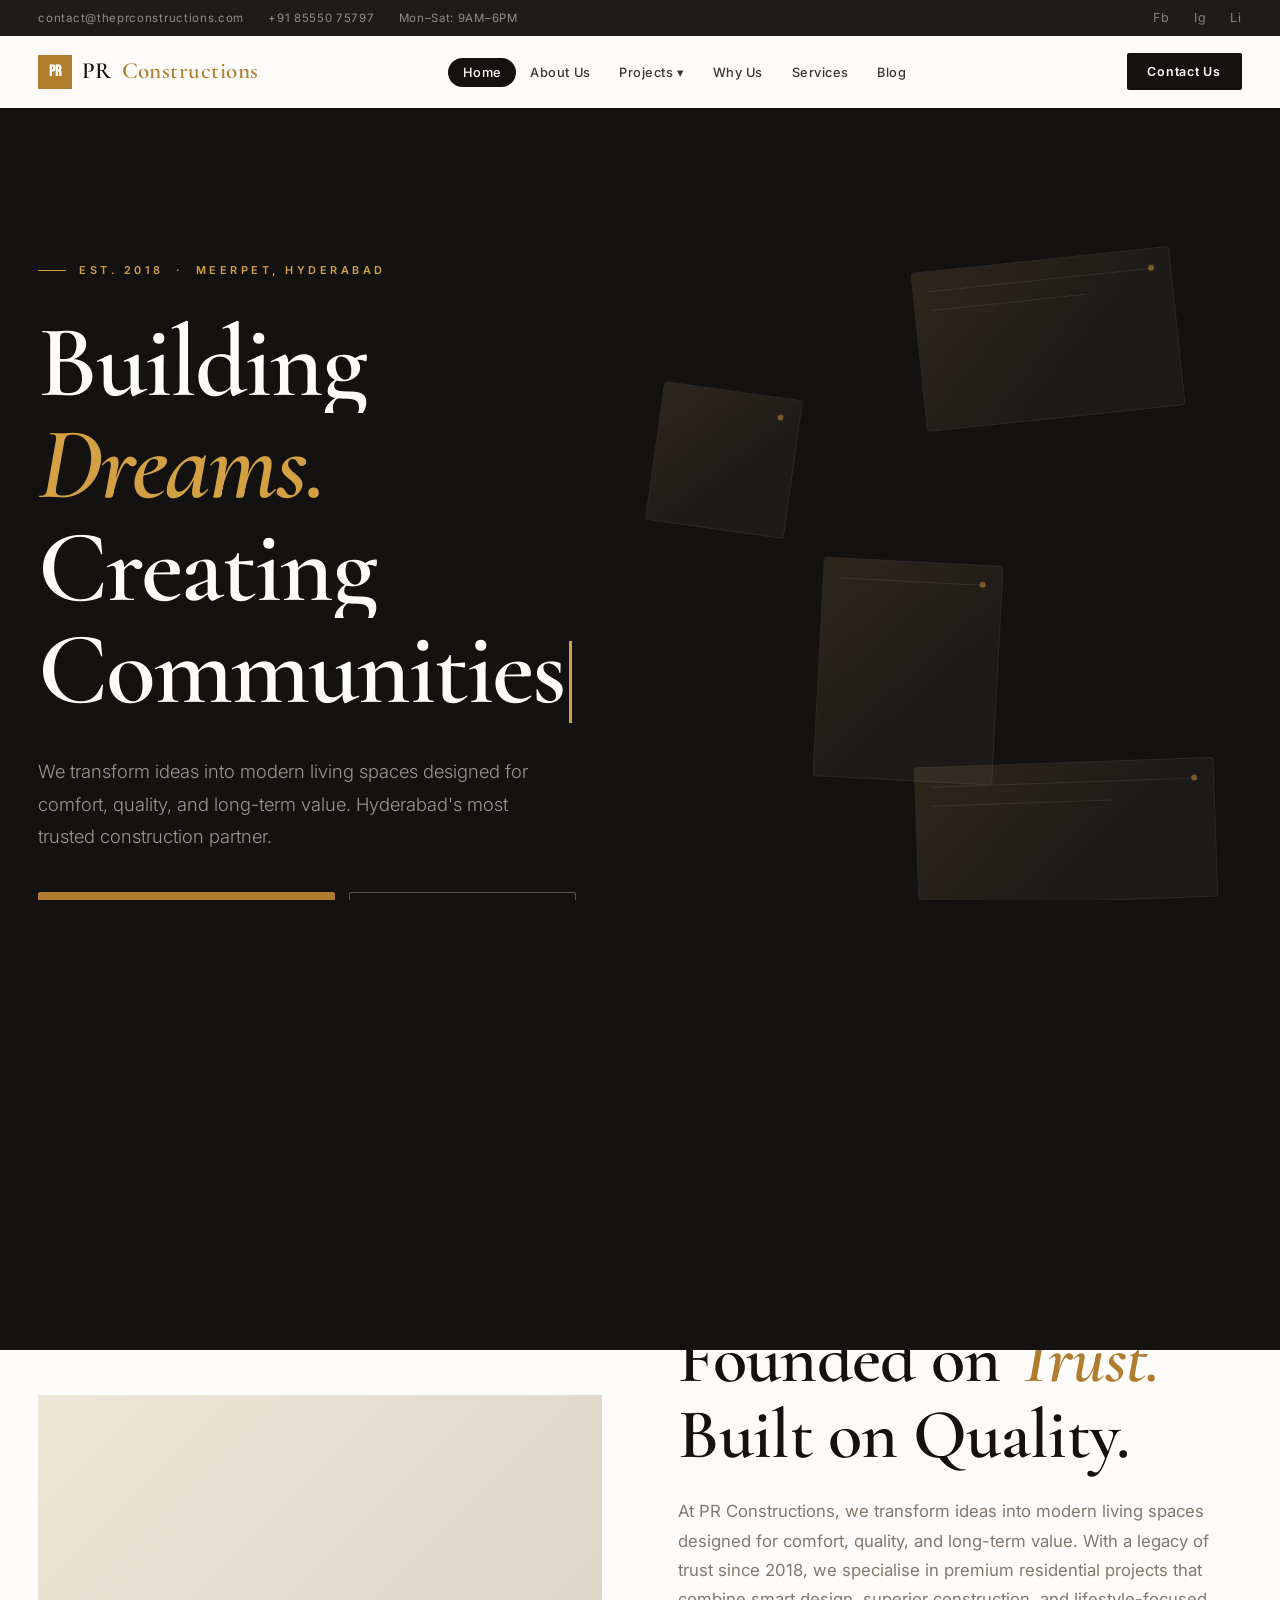
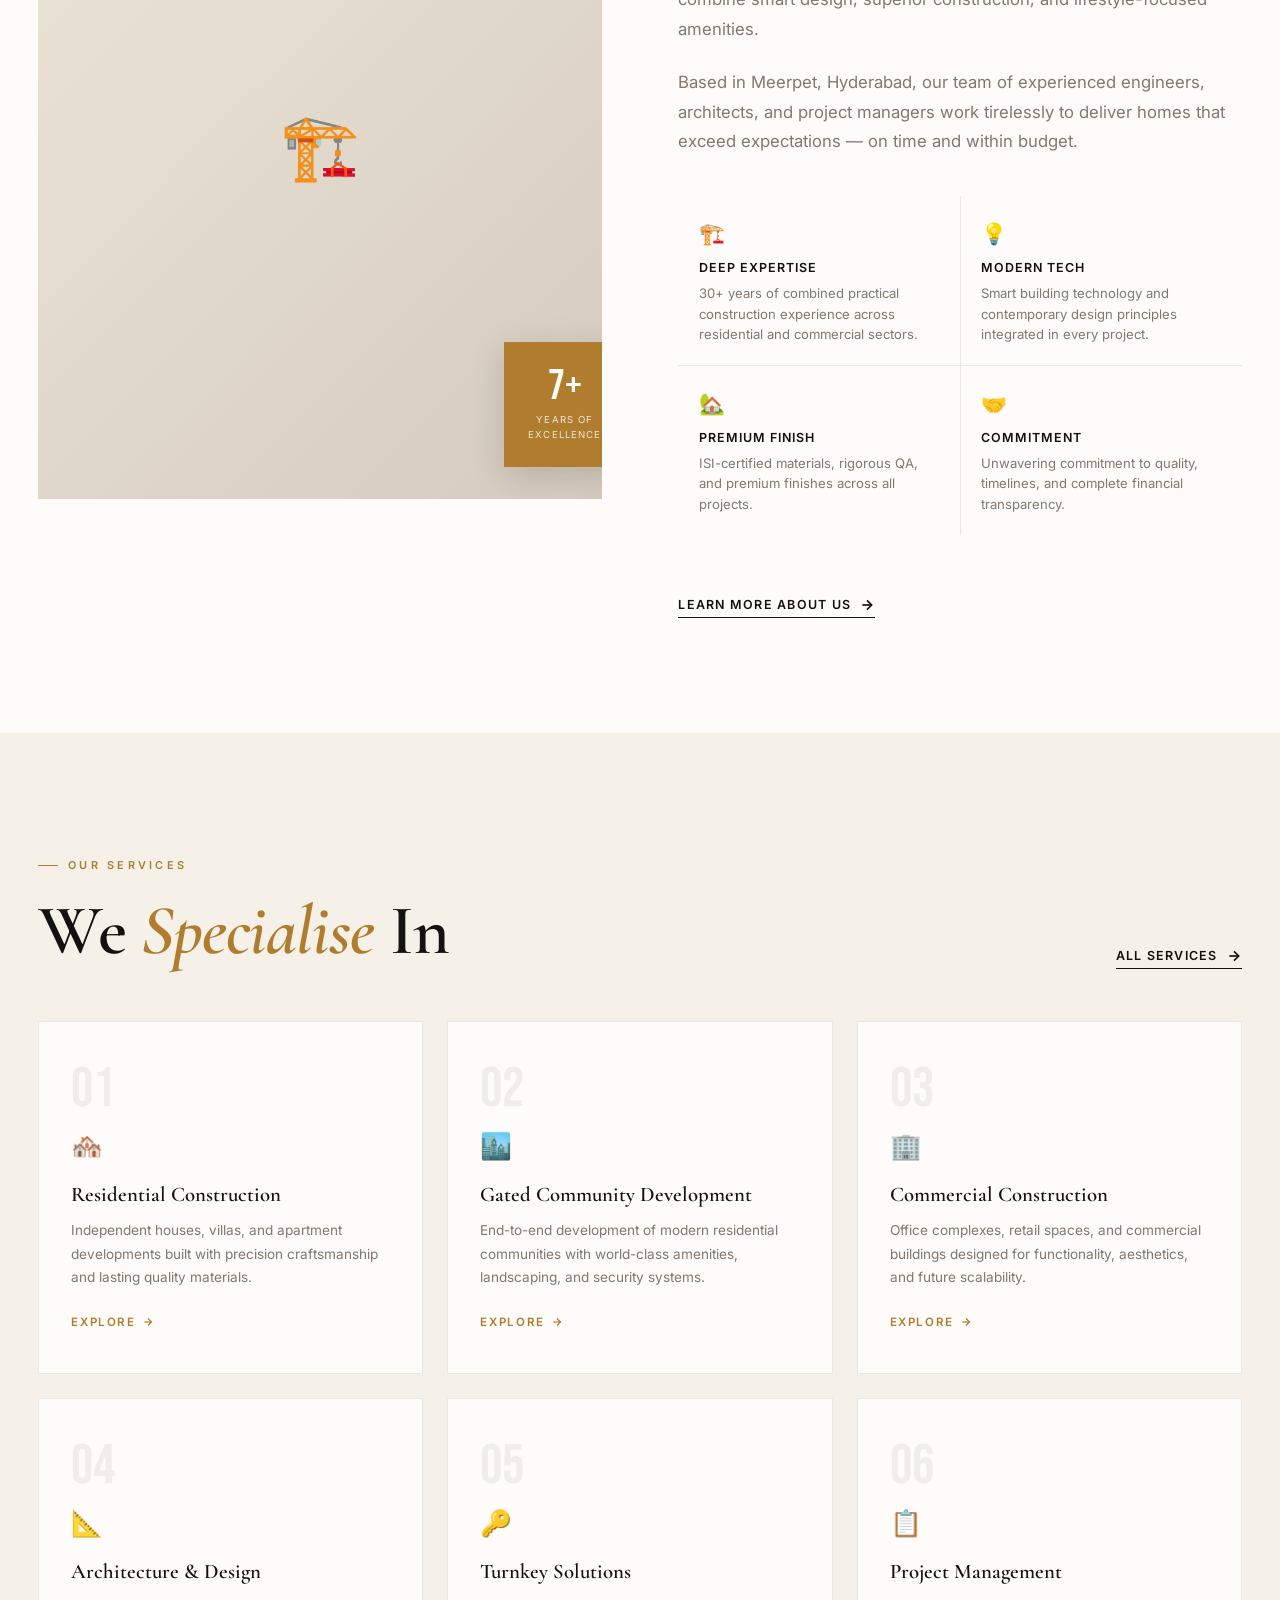
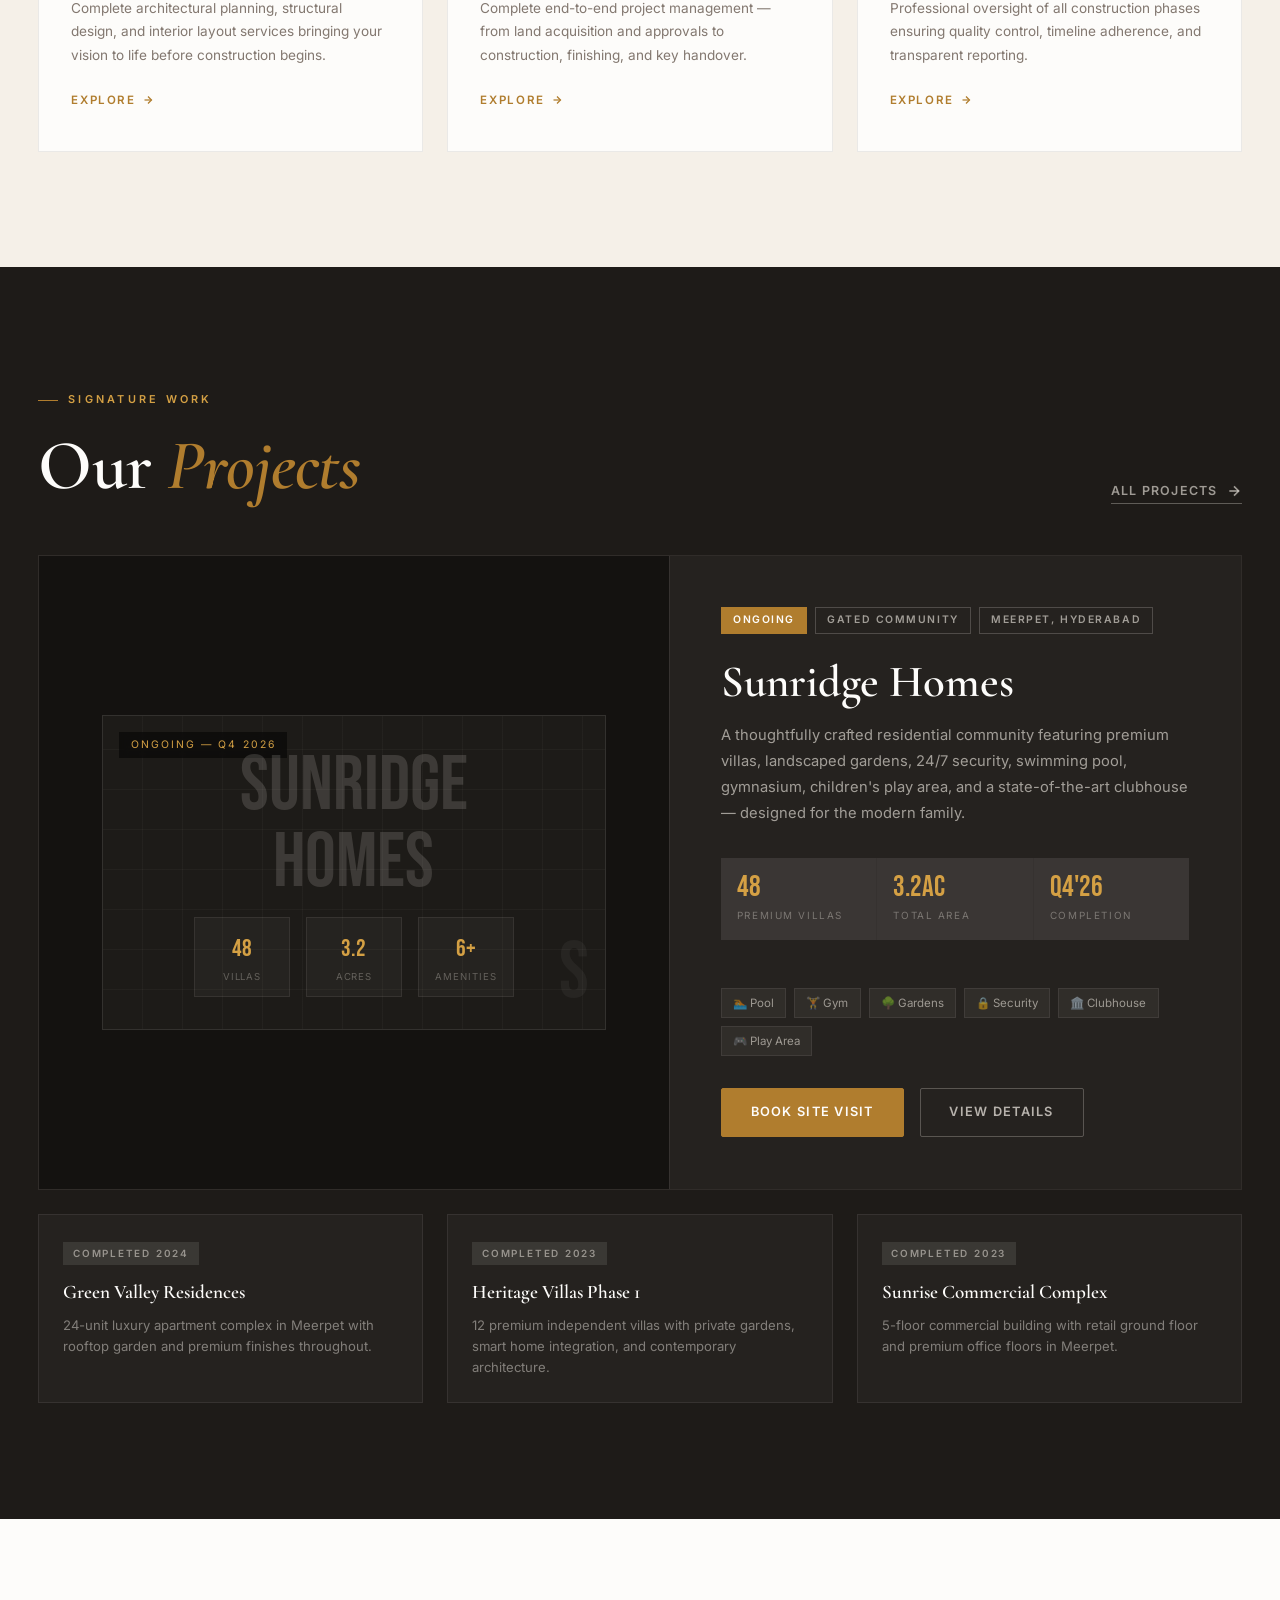
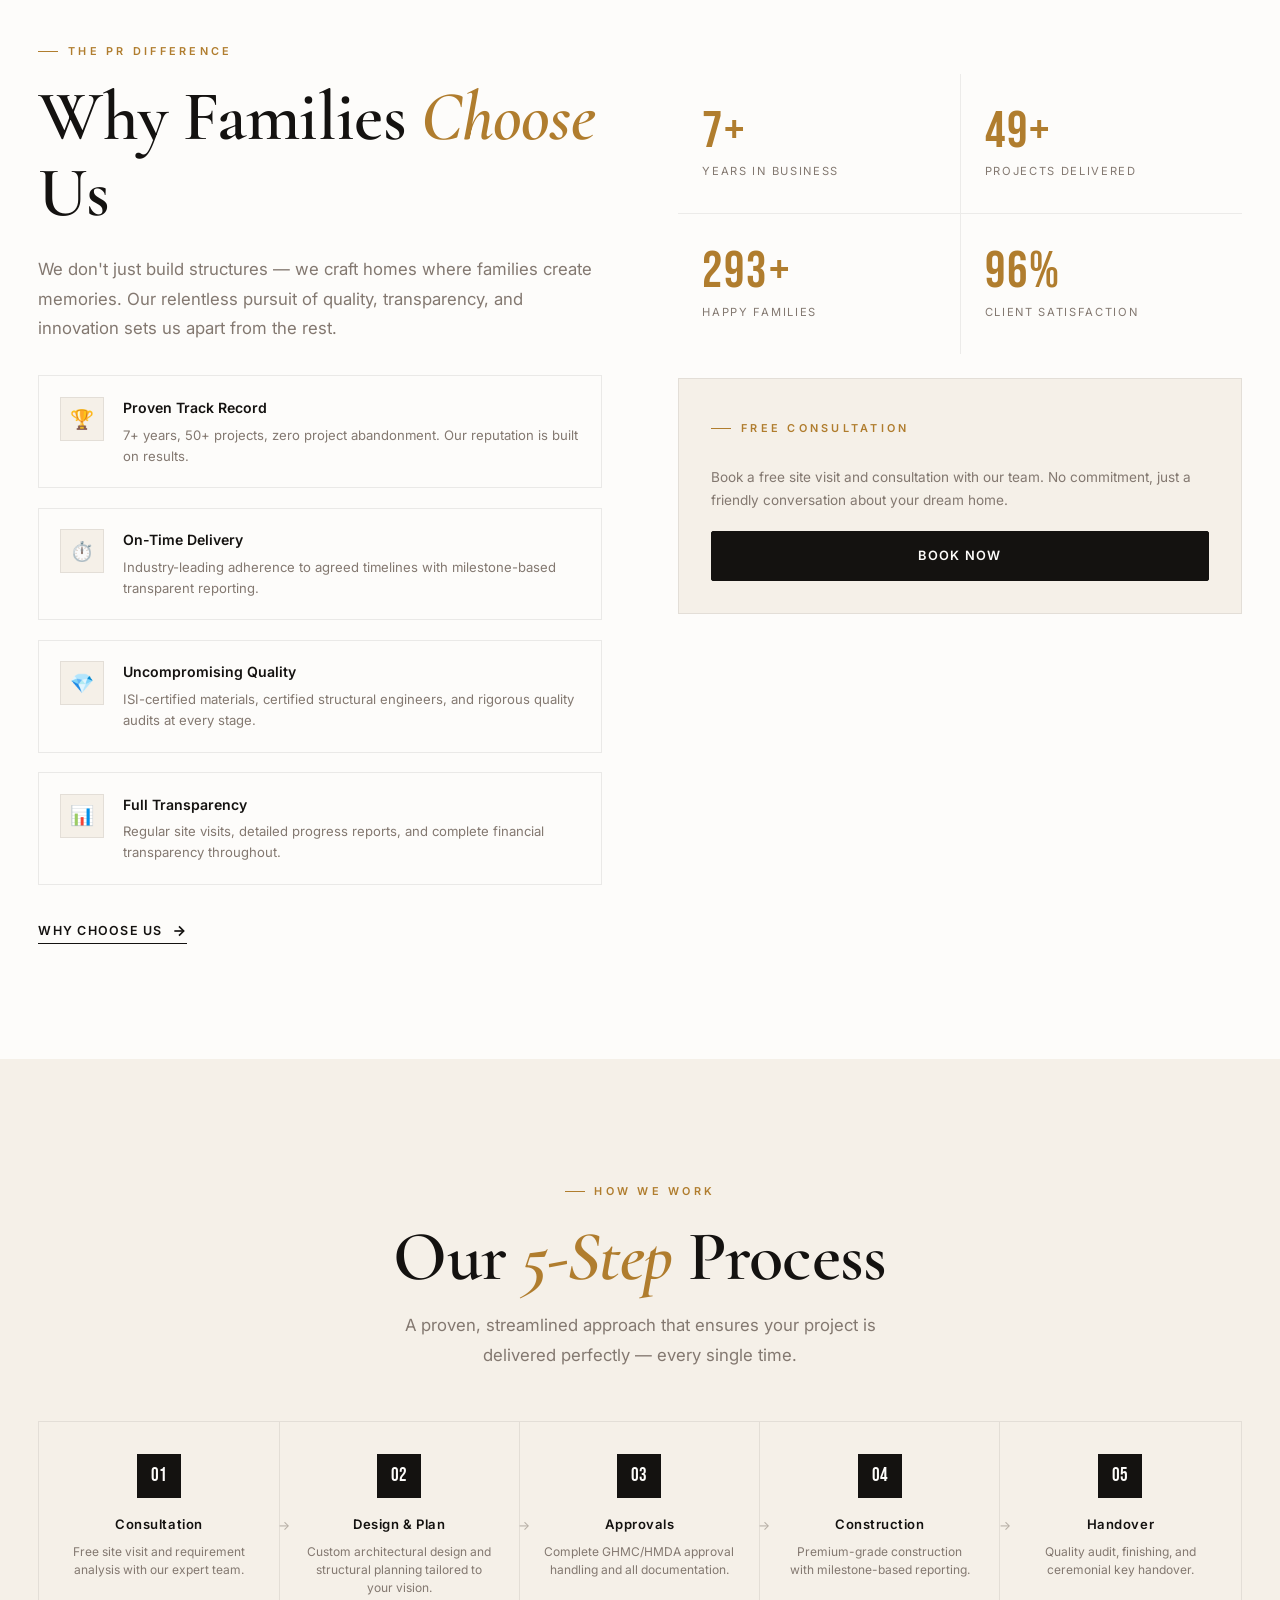
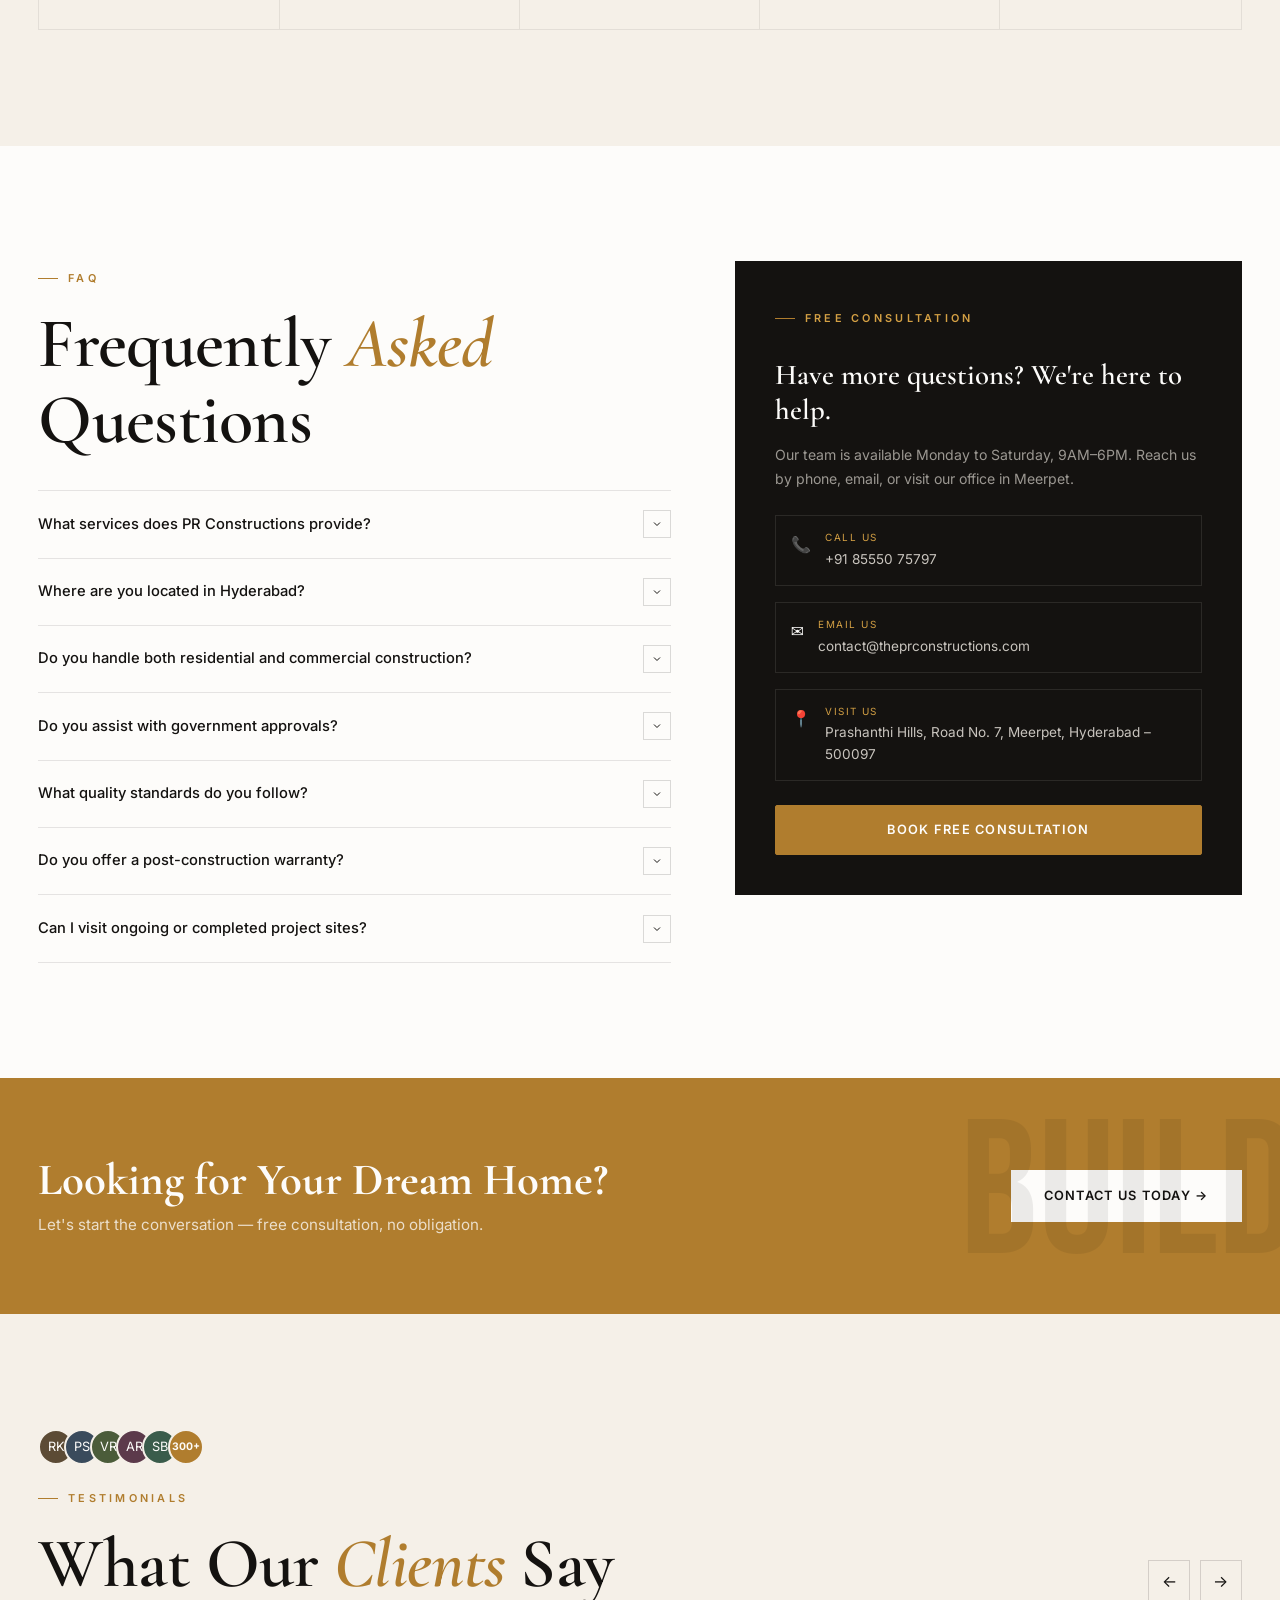
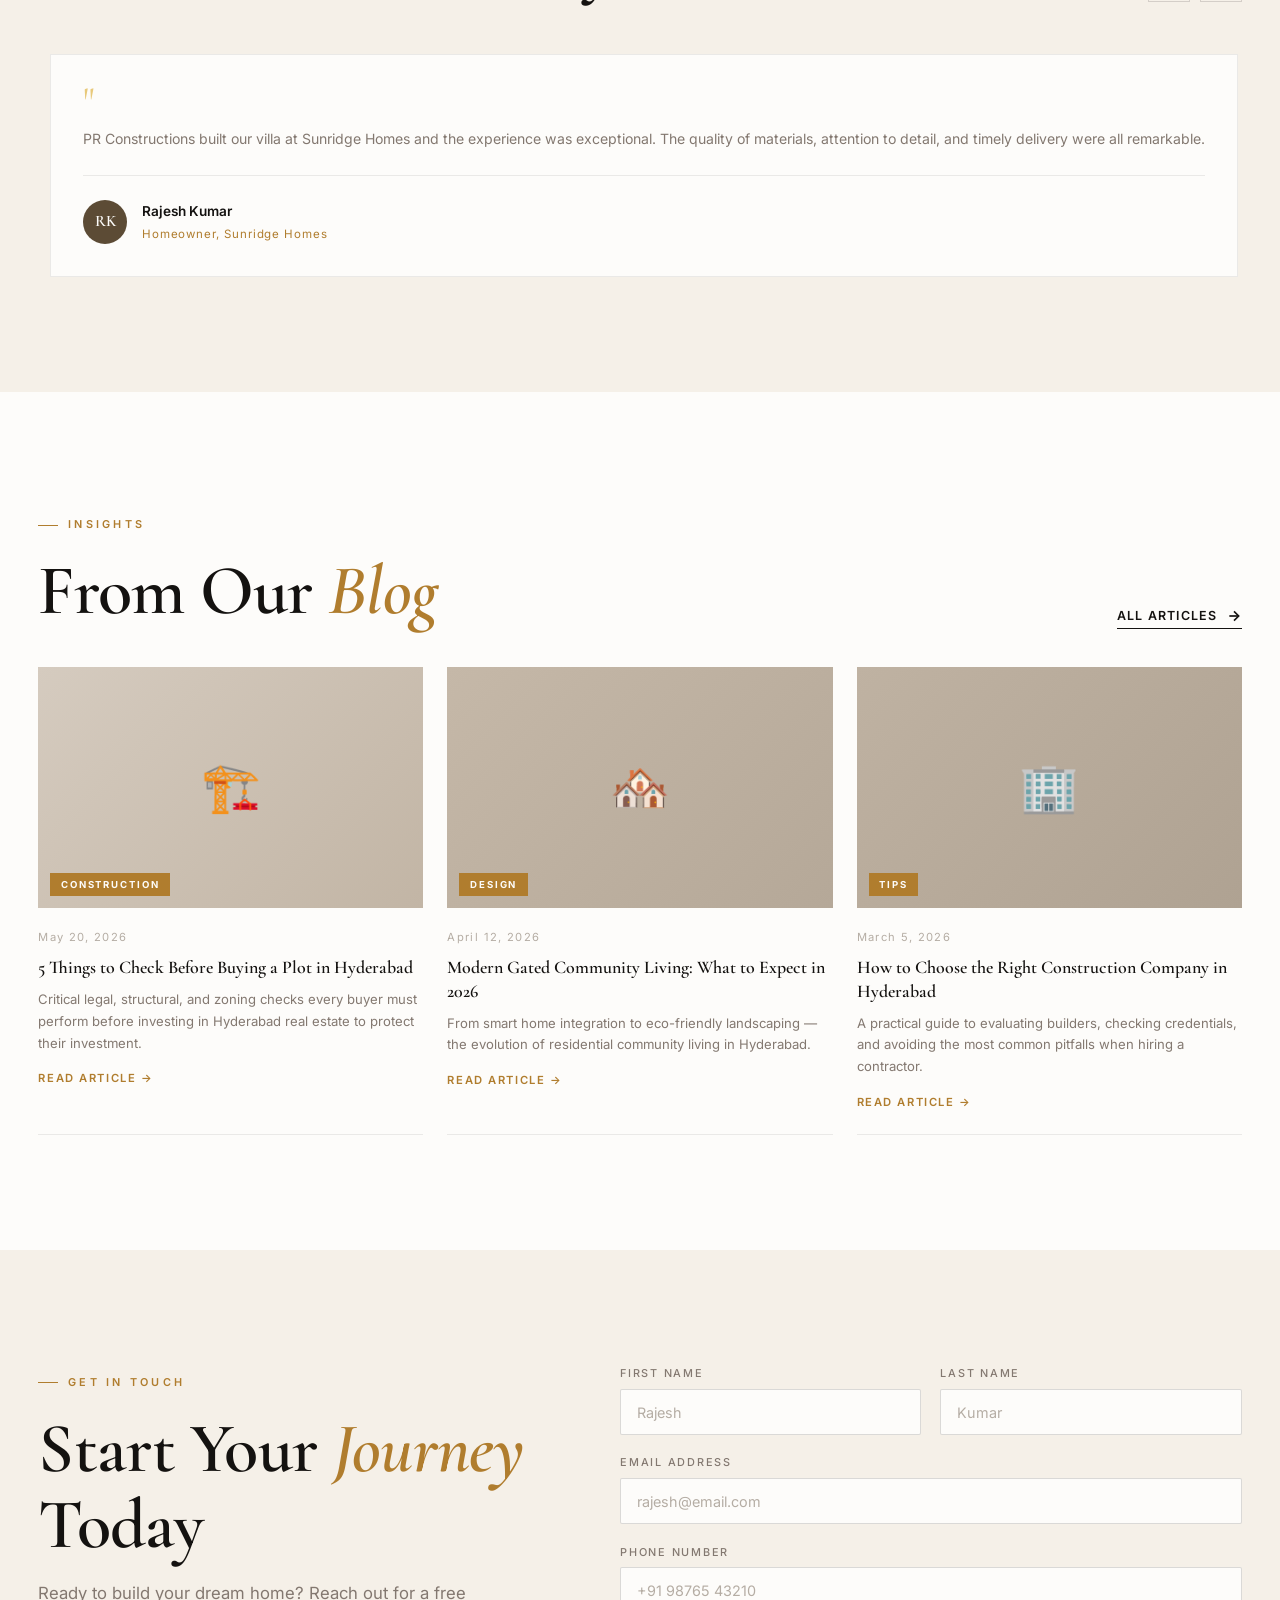
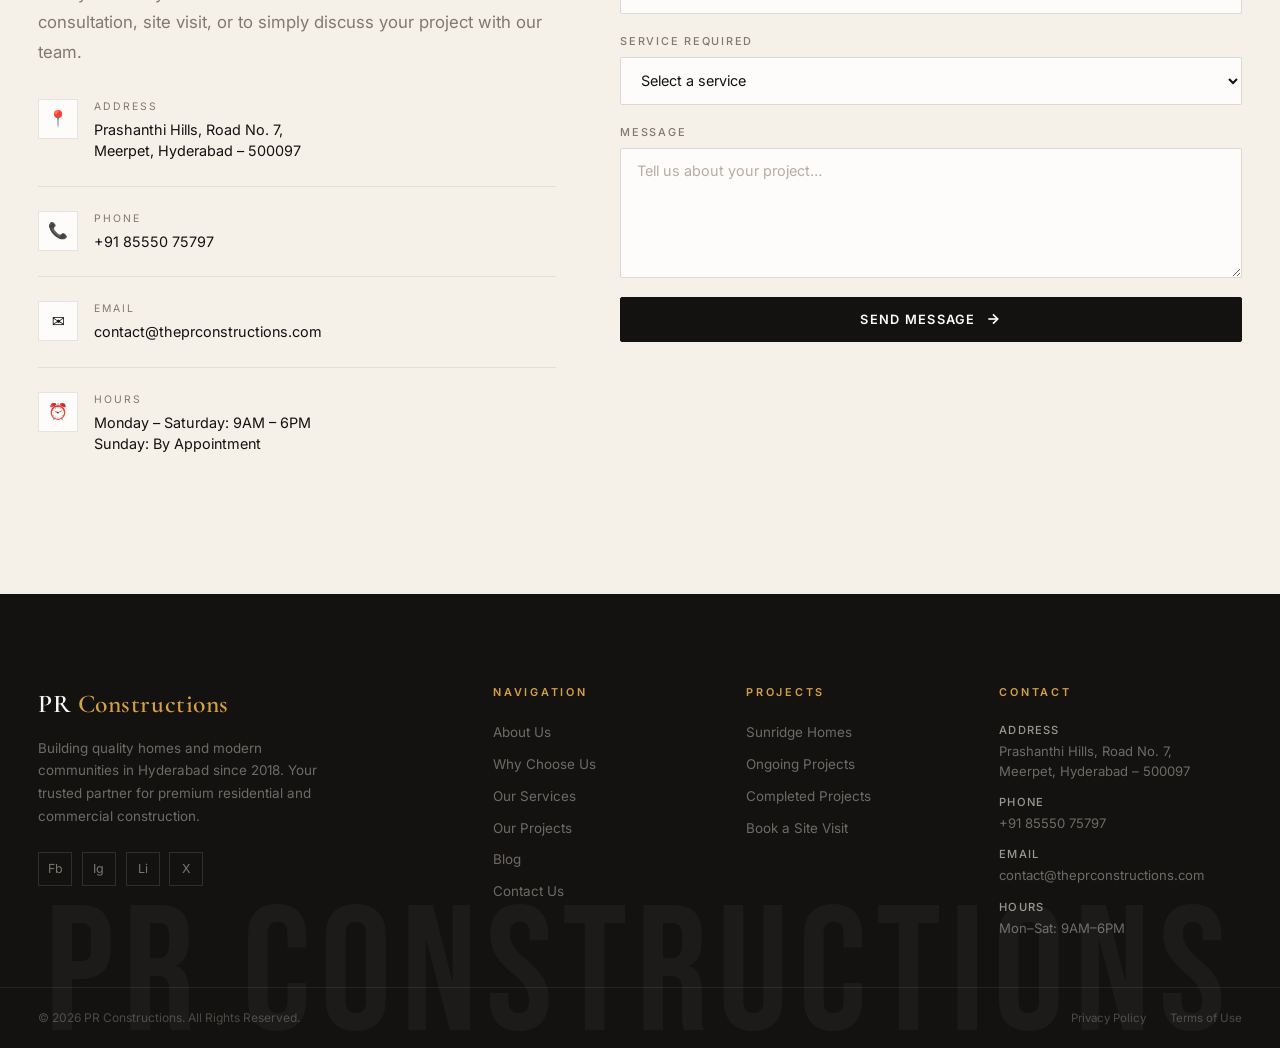
<file: index.html>
<!DOCTYPE html>
<html lang="en">
<head>
  <meta charset="UTF-8"/>
  <meta name="viewport" content="width=device-width, initial-scale=1.0"/>
  <title>PR Constructions | Building Dreams. Creating Communities.</title>
  <meta name="description" content="PR Constructions — Premium residential and commercial construction in Hyderabad since 2018. Gated communities, turnkey solutions, quality homes."/>
  <meta property="og:title" content="PR Constructions | Building Dreams. Creating Communities."/>
  <meta property="og:description" content="Premium construction in Hyderabad since 2018."/>
  <meta property="og:type" content="website"/>
  <link rel="preconnect" href="https://fonts.googleapis.com"/>
  <link rel="preconnect" href="https://fonts.gstatic.com" crossorigin/>
  <link rel="stylesheet" href="css/style.css"/>
</head>
<body>

<!-- ============================================================
     PRELOADER
     ============================================================ -->
<div id="preloader" aria-hidden="true">
  <div class="pre-panel top"></div>
  <div class="pre-panel bottom"></div>
  <div class="pre-center">
    <div class="pre-logo"><span class="pre-logo-inner">PR <span>Constructions</span></span></div>
    <div class="pre-line"><div class="pre-line-fill"></div></div>
    <div class="pre-sub">Building Dreams · Creating Communities</div>
  </div>
</div>

<!-- Scroll progress -->
<div class="scroll-bar" role="progressbar" aria-hidden="true"></div>

<!-- ============================================================
     TOPBAR
     ============================================================ -->
<div class="topbar">
  <div class="topbar-inner container">
    <div class="topbar-left">
      <a href="mailto:contact@theprconstructions.com">contact@theprconstructions.com</a>
      <a href="tel:+918555075797">+91 85550 75797</a>
      <span>Mon–Sat: 9AM–6PM</span>
    </div>
    <div class="topbar-right">
      <a href="https://facebook.com/profile.php?id=61586020482415" target="_blank" rel="noopener" aria-label="Facebook">Fb</a>
      <a href="https://instagram.com/prconstructions.co/" target="_blank" rel="noopener" aria-label="Instagram">Ig</a>
      <a href="https://linkedin.com" target="_blank" rel="noopener" aria-label="LinkedIn">Li</a>
    </div>
  </div>
</div>

<!-- ============================================================
     NAVBAR
     ============================================================ -->
<nav id="nav" role="navigation" aria-label="Main navigation">
  <div class="nav-inner container">
    <a href="index.html" class="nav-logo">
      <div class="nav-logo-mark">PR</div>
      PR <em>Constructions</em>
    </a>
    <div class="nav-links">
      <div class="nav-pill" aria-hidden="true"></div>
      <div class="nav-item"><a href="index.html" class="nav-link active">Home</a></div>
      <div class="nav-item"><a href="about.html" class="nav-link">About Us</a></div>
      <div class="nav-item">
        <a href="projects.html" class="nav-link">Projects ▾</a>
        <div class="nav-dropdown">
          <a href="projects.html">Ongoing Projects</a>
          <a href="projects.html#completed">Completed Projects</a>
        </div>
      </div>
      <div class="nav-item"><a href="why.html" class="nav-link">Why Us</a></div>
      <div class="nav-item"><a href="services.html" class="nav-link">Services</a></div>
      <div class="nav-item"><a href="blog.html" class="nav-link">Blog</a></div>
    </div>
    <a href="contact.html" class="nav-link nav-cta-btn">Contact Us</a>
    <button class="nav-burger" aria-label="Toggle menu" aria-expanded="false">
      <span></span><span></span><span></span>
    </button>
  </div>
</nav>
<nav class="mobile-nav" aria-label="Mobile navigation">
  <a href="index.html">Home</a>
  <a href="about.html">About Us</a>
  <a href="projects.html">Projects</a>
  <a href="why.html">Why Us</a>
  <a href="services.html">Services</a>
  <a href="blog.html">Blog</a>
  <a href="contact.html" class="m-cta">Contact Us</a>
</nav>

<!-- ============================================================
     HERO — Typewriter (77) + Depth cards (88)
     ============================================================ -->
<section id="hero" aria-label="Hero">
  <!-- Depth cards layer (Video 88 animation pattern) -->
  <div class="hero-bg-layer" aria-hidden="true">
    <div class="depth-card">
      <div class="depth-card-dot"></div>
      <div class="depth-card-line"></div>
      <div class="depth-card-line"></div>
    </div>
    <div class="depth-card">
      <div class="depth-card-dot"></div>
      <div class="depth-card-line"></div>
    </div>
    <div class="depth-card">
      <div class="depth-card-dot"></div>
      <div class="depth-card-line"></div>
      <div class="depth-card-line"></div>
    </div>
    <div class="depth-card">
      <div class="depth-card-dot"></div>
    </div>
  </div>

  <div class="hero-content container">
    <!-- Eyebrow (clip reveal) -->
    <div class="hero-eyebrow">
      <span>Est. 2018 &nbsp;·&nbsp; Meerpet, Hyderabad</span>
    </div>

    <!-- Headline with typewriter cursor (Video 77 animation pattern) -->
    <h1 class="hero-h1 cursor-active">
      <span class="line"><span class="line-inner">Building</span></span>
      <span class="line"><span class="line-inner"><em>Dreams.</em></span></span>
      <span class="line"><span class="line-inner">Creating</span></span>
      <span class="line"><span class="line-inner">Communities<span class="type-cursor" aria-hidden="true"></span></span></span>
    </h1>

    <!-- Sub-heading -->
    <p class="hero-sub">
      <span class="hero-sub-inner">We transform ideas into modern living spaces designed for comfort, quality, and long-term value. Hyderabad's most trusted construction partner.</span>
    </p>

    <!-- Actions -->
    <div class="hero-actions">
      <div class="hero-actions-inner">
        <a href="contact.html" class="btn btn-gold btn-lg">Get Free Consultation
          <svg width="16" height="16" viewBox="0 0 24 24" fill="none" stroke="currentColor" stroke-width="2.5"><line x1="5" y1="12" x2="19" y2="12"/><polyline points="12 5 19 12 12 19"/></svg>
        </a>
        <a href="projects.html" class="btn btn-outline btn-lg" style="border-color:rgba(245,240,232,0.3);color:rgba(245,240,232,0.8)">
          Explore Projects
        </a>
      </div>
    </div>
  </div>

  <!-- Stats bar -->
  <div class="hero-stats container">
    <div class="hero-stat">
      <div class="hero-stat-num" data-count="7" data-suffix="+">7+</div>
      <div class="hero-stat-label">Years Experience</div>
    </div>
    <div class="hero-stat">
      <div class="hero-stat-num" data-count="50" data-suffix="+">50+</div>
      <div class="hero-stat-label">Projects Delivered</div>
    </div>
    <div class="hero-stat">
      <div class="hero-stat-num" data-count="300" data-suffix="+">300+</div>
      <div class="hero-stat-label">Happy Families</div>
    </div>
    <div class="hero-stat">
      <div class="hero-stat-num" data-count="98" data-suffix="%">98%</div>
      <div class="hero-stat-label">Client Satisfaction</div>
    </div>
  </div>

  <!-- Scroll hint -->
  <div class="hero-scroll-hint" aria-hidden="true">
    <div class="hero-scroll-line"></div>
    <div class="hero-scroll-text">Scroll</div>
  </div>
</section>

<!-- ============================================================
     MARQUEE
     ============================================================ -->
<div class="marquee-strip" aria-hidden="true">
  <div class="marquee-track">
    <span>Residential Construction</span><span class="marquee-sep">✦</span>
    <span>Gated Communities</span><span class="marquee-sep">✦</span>
    <span>Premium Villas</span><span class="marquee-sep">✦</span>
    <span>Smart Design</span><span class="marquee-sep">✦</span>
    <span>On-Time Delivery</span><span class="marquee-sep">✦</span>
    <span>Quality Construction</span><span class="marquee-sep">✦</span>
    <span>Turnkey Solutions</span><span class="marquee-sep">✦</span>
    <span>Hyderabad Builders</span><span class="marquee-sep">✦</span>
  </div>
</div>

<!-- ============================================================
     ABOUT
     ============================================================ -->
<section id="about" class="section">
  <div class="container">
    <div class="about-grid">
      <div data-reveal="left">
        <div class="about-image-wrap">
          <div class="img-placeholder" style="background:linear-gradient(135deg,#EDE7D8,#D5CBBF);flex-direction:column;gap:0.5rem;color:#A89880;font-size:4rem">
            🏗️
          </div>
          <div class="about-badge">
            <div class="about-badge-n" data-count="7" data-suffix="+">7+</div>
            <div class="about-badge-t">Years of<br>Excellence</div>
          </div>
        </div>
      </div>

      <div class="about-body">
        <div data-reveal="up">
          <div class="label">About Us</div>
          <h2 class="h-display">Founded on <em>Trust.</em><br>Built on Quality.</h2>
        </div>
        <p class="body-text" data-reveal="up" data-delay="1">At PR Constructions, we transform ideas into modern living spaces designed for comfort, quality, and long-term value. With a legacy of trust since 2018, we specialise in premium residential projects that combine smart design, superior construction, and lifestyle-focused amenities.</p>
        <p class="body-text" data-reveal="up" data-delay="2">Based in Meerpet, Hyderabad, our team of experienced engineers, architects, and project managers work tirelessly to deliver homes that exceed expectations — on time and within budget.</p>
        <div class="about-pillars" data-reveal="up" data-delay="3">
          <div class="pillar">
            <div class="pillar-icon">🏗️</div>
            <div class="pillar-title">Deep Expertise</div>
            <div class="pillar-desc">30+ years of combined practical construction experience across residential and commercial sectors.</div>
          </div>
          <div class="pillar">
            <div class="pillar-icon">💡</div>
            <div class="pillar-title">Modern Tech</div>
            <div class="pillar-desc">Smart building technology and contemporary design principles integrated in every project.</div>
          </div>
          <div class="pillar">
            <div class="pillar-icon">🏡</div>
            <div class="pillar-title">Premium Finish</div>
            <div class="pillar-desc">ISI-certified materials, rigorous QA, and premium finishes across all projects.</div>
          </div>
          <div class="pillar">
            <div class="pillar-icon">🤝</div>
            <div class="pillar-title">Commitment</div>
            <div class="pillar-desc">Unwavering commitment to quality, timelines, and complete financial transparency.</div>
          </div>
        </div>
        <div data-reveal="up" data-delay="4" style="margin-top:2rem">
          <a href="about.html" class="arrow-btn">
            Learn More About Us
            <svg width="16" height="16" viewBox="0 0 24 24" fill="none" stroke="currentColor" stroke-width="2.5"><line x1="5" y1="12" x2="19" y2="12"/><polyline points="12 5 19 12 12 19"/></svg>
          </a>
        </div>
      </div>
    </div>
  </div>
</section>

<!-- ============================================================
     SERVICES
     ============================================================ -->
<section id="services" class="section">
  <div class="container">
    <div class="services-header">
      <div>
        <div class="label" data-reveal="up">Our Services</div>
        <h2 class="h-display" data-reveal="up" data-delay="1">We <em>Specialise</em> In</h2>
      </div>
      <a href="services.html" class="arrow-btn" data-reveal="up" data-delay="2">
        All Services
        <svg width="16" height="16" viewBox="0 0 24 24" fill="none" stroke="currentColor" stroke-width="2.5"><line x1="5" y1="12" x2="19" y2="12"/><polyline points="12 5 19 12 12 19"/></svg>
      </a>
    </div>

    <div class="services-grid">
      <div class="service-card" data-reveal="up" data-delay="1">
        <div class="service-num">01</div>
        <div class="service-icon">🏘️</div>
        <h3 class="service-title">Residential Construction</h3>
        <p class="service-desc">Independent houses, villas, and apartment developments built with precision craftsmanship and lasting quality materials.</p>
        <a href="services.html" class="service-link">Explore
          <svg width="12" height="12" viewBox="0 0 24 24" fill="none" stroke="currentColor" stroke-width="2.5"><line x1="5" y1="12" x2="19" y2="12"/><polyline points="12 5 19 12 12 19"/></svg>
        </a>
      </div>
      <div class="service-card" data-reveal="up" data-delay="2">
        <div class="service-num">02</div>
        <div class="service-icon">🏙️</div>
        <h3 class="service-title">Gated Community Development</h3>
        <p class="service-desc">End-to-end development of modern residential communities with world-class amenities, landscaping, and security systems.</p>
        <a href="services.html" class="service-link">Explore
          <svg width="12" height="12" viewBox="0 0 24 24" fill="none" stroke="currentColor" stroke-width="2.5"><line x1="5" y1="12" x2="19" y2="12"/><polyline points="12 5 19 12 12 19"/></svg>
        </a>
      </div>
      <div class="service-card" data-reveal="up" data-delay="3">
        <div class="service-num">03</div>
        <div class="service-icon">🏢</div>
        <h3 class="service-title">Commercial Construction</h3>
        <p class="service-desc">Office complexes, retail spaces, and commercial buildings designed for functionality, aesthetics, and future scalability.</p>
        <a href="services.html" class="service-link">Explore
          <svg width="12" height="12" viewBox="0 0 24 24" fill="none" stroke="currentColor" stroke-width="2.5"><line x1="5" y1="12" x2="19" y2="12"/><polyline points="12 5 19 12 12 19"/></svg>
        </a>
      </div>
      <div class="service-card" data-reveal="up" data-delay="1">
        <div class="service-num">04</div>
        <div class="service-icon">📐</div>
        <h3 class="service-title">Architecture &amp; Design</h3>
        <p class="service-desc">Complete architectural planning, structural design, and interior layout services bringing your vision to life before construction begins.</p>
        <a href="services.html" class="service-link">Explore
          <svg width="12" height="12" viewBox="0 0 24 24" fill="none" stroke="currentColor" stroke-width="2.5"><line x1="5" y1="12" x2="19" y2="12"/><polyline points="12 5 19 12 12 19"/></svg>
        </a>
      </div>
      <div class="service-card" data-reveal="up" data-delay="2">
        <div class="service-num">05</div>
        <div class="service-icon">🔑</div>
        <h3 class="service-title">Turnkey Solutions</h3>
        <p class="service-desc">Complete end-to-end project management — from land acquisition and approvals to construction, finishing, and key handover.</p>
        <a href="services.html" class="service-link">Explore
          <svg width="12" height="12" viewBox="0 0 24 24" fill="none" stroke="currentColor" stroke-width="2.5"><line x1="5" y1="12" x2="19" y2="12"/><polyline points="12 5 19 12 12 19"/></svg>
        </a>
      </div>
      <div class="service-card" data-reveal="up" data-delay="3">
        <div class="service-num">06</div>
        <div class="service-icon">📋</div>
        <h3 class="service-title">Project Management</h3>
        <p class="service-desc">Professional oversight of all construction phases ensuring quality control, timeline adherence, and transparent reporting.</p>
        <a href="services.html" class="service-link">Explore
          <svg width="12" height="12" viewBox="0 0 24 24" fill="none" stroke="currentColor" stroke-width="2.5"><line x1="5" y1="12" x2="19" y2="12"/><polyline points="12 5 19 12 12 19"/></svg>
        </a>
      </div>
    </div>
  </div>
</section>

<!-- ============================================================
     PROJECTS
     ============================================================ -->
<section id="projects" class="section">
  <div class="container">
    <div style="display:flex;justify-content:space-between;align-items:flex-end;flex-wrap:wrap;gap:1.5rem;margin-bottom:clamp(2.5rem,4vw,4rem)">
      <div>
        <div class="label" data-reveal="up">Signature Work</div>
        <h2 class="h-display" style="color:var(--white)" data-reveal="up" data-delay="1">Our <em>Projects</em></h2>
      </div>
      <a href="projects.html" class="arrow-btn" style="color:rgba(245,240,232,0.6);border-color:rgba(245,240,232,0.3)" data-reveal="up" data-delay="2">
        All Projects
        <svg width="16" height="16" viewBox="0 0 24 24" fill="none" stroke="currentColor" stroke-width="2.5"><line x1="5" y1="12" x2="19" y2="12"/><polyline points="12 5 19 12 12 19"/></svg>
      </a>
    </div>

    <!-- Feature project -->
    <div class="project-feature" data-reveal="up">
      <div class="project-visual">
        <div class="project-visual-inner">
          <div class="project-visual-lines"></div>
          <div class="project-visual-label">Ongoing — Q4 2026</div>
          <div class="pv-large-text">S</div>
          <div style="position:absolute;inset:0;display:flex;align-items:center;justify-content:center;flex-direction:column;gap:1rem;padding:2rem">
            <div style="font-family:var(--f-num);font-size:clamp(3rem,6vw,5rem);color:rgba(245,240,232,0.15);text-align:center;line-height:1">SUNRIDGE<br>HOMES</div>
            <div style="display:grid;grid-template-columns:repeat(3,1fr);gap:1rem;width:100%;max-width:320px">
              <div style="background:rgba(245,240,232,0.04);border:1px solid rgba(245,240,232,0.08);padding:0.75rem;text-align:center">
                <div style="font-family:var(--f-num);font-size:1.5rem;color:var(--gold-bright)">48</div>
                <div style="font-size:0.6rem;color:rgba(245,240,232,0.3);letter-spacing:0.1em;text-transform:uppercase">Villas</div>
              </div>
              <div style="background:rgba(245,240,232,0.04);border:1px solid rgba(245,240,232,0.08);padding:0.75rem;text-align:center">
                <div style="font-family:var(--f-num);font-size:1.5rem;color:var(--gold-bright)">3.2</div>
                <div style="font-size:0.6rem;color:rgba(245,240,232,0.3);letter-spacing:0.1em;text-transform:uppercase">Acres</div>
              </div>
              <div style="background:rgba(245,240,232,0.04);border:1px solid rgba(245,240,232,0.08);padding:0.75rem;text-align:center">
                <div style="font-family:var(--f-num);font-size:1.5rem;color:var(--gold-bright)">6+</div>
                <div style="font-size:0.6rem;color:rgba(245,240,232,0.3);letter-spacing:0.1em;text-transform:uppercase">Amenities</div>
              </div>
            </div>
          </div>
        </div>
      </div>
      <div class="project-info">
        <div class="project-tags">
          <span class="ptag highlight">Ongoing</span>
          <span class="ptag">Gated Community</span>
          <span class="ptag">Meerpet, Hyderabad</span>
        </div>
        <h3 class="project-name">Sunridge Homes</h3>
        <p class="project-desc">A thoughtfully crafted residential community featuring premium villas, landscaped gardens, 24/7 security, swimming pool, gymnasium, children's play area, and a state-of-the-art clubhouse — designed for the modern family.</p>
        <div class="project-specs">
          <div class="spec">
            <div class="spec-n">48</div>
            <div class="spec-l">Premium Villas</div>
          </div>
          <div class="spec">
            <div class="spec-n">3.2ac</div>
            <div class="spec-l">Total Area</div>
          </div>
          <div class="spec">
            <div class="spec-n">Q4'26</div>
            <div class="spec-l">Completion</div>
          </div>
        </div>
        <div class="amenities-list">
          <span class="amenity">🏊 Pool</span>
          <span class="amenity">🏋️ Gym</span>
          <span class="amenity">🌳 Gardens</span>
          <span class="amenity">🔒 Security</span>
          <span class="amenity">🏛️ Clubhouse</span>
          <span class="amenity">🎮 Play Area</span>
        </div>
        <div style="margin-top:2rem;display:flex;gap:1rem;flex-wrap:wrap">
          <a href="contact.html" class="btn btn-gold">Book Site Visit</a>
          <a href="projects.html" class="btn btn-outline" style="border-color:rgba(245,240,232,0.25);color:rgba(245,240,232,0.7)">View Details</a>
        </div>
      </div>
    </div>

    <!-- Sub projects -->
    <div class="projects-sub-grid">
      <div class="project-mini" data-reveal="up" data-delay="1">
        <div class="pm-status done">Completed 2024</div>
        <div class="pm-name">Green Valley Residences</div>
        <p class="pm-desc">24-unit luxury apartment complex in Meerpet with rooftop garden and premium finishes throughout.</p>
      </div>
      <div class="project-mini" data-reveal="up" data-delay="2">
        <div class="pm-status done">Completed 2023</div>
        <div class="pm-name">Heritage Villas Phase 1</div>
        <p class="pm-desc">12 premium independent villas with private gardens, smart home integration, and contemporary architecture.</p>
      </div>
      <div class="project-mini" data-reveal="up" data-delay="3">
        <div class="pm-status done">Completed 2023</div>
        <div class="pm-name">Sunrise Commercial Complex</div>
        <p class="pm-desc">5-floor commercial building with retail ground floor and premium office floors in Meerpet.</p>
      </div>
    </div>
  </div>
</section>

<!-- ============================================================
     WHY CHOOSE US
     ============================================================ -->
<section id="why" class="section">
  <div class="container">
    <div class="why-grid">
      <div>
        <div class="label" data-reveal="up">The PR Difference</div>
        <h2 class="h-display" data-reveal="up" data-delay="1">Why Families <em>Choose</em> Us</h2>
        <p class="body-text" data-reveal="up" data-delay="2" style="margin-top:1.5rem">We don't just build structures — we craft homes where families create memories. Our relentless pursuit of quality, transparency, and innovation sets us apart from the rest.</p>

        <div class="why-features" data-reveal="up" data-delay="3">
          <div class="wf">
            <div class="wf-icon">🏆</div>
            <div>
              <div class="wf-title">Proven Track Record</div>
              <div class="wf-desc">7+ years, 50+ projects, zero project abandonment. Our reputation is built on results.</div>
            </div>
          </div>
          <div class="wf">
            <div class="wf-icon">⏱️</div>
            <div>
              <div class="wf-title">On-Time Delivery</div>
              <div class="wf-desc">Industry-leading adherence to agreed timelines with milestone-based transparent reporting.</div>
            </div>
          </div>
          <div class="wf">
            <div class="wf-icon">💎</div>
            <div>
              <div class="wf-title">Uncompromising Quality</div>
              <div class="wf-desc">ISI-certified materials, certified structural engineers, and rigorous quality audits at every stage.</div>
            </div>
          </div>
          <div class="wf">
            <div class="wf-icon">📊</div>
            <div>
              <div class="wf-title">Full Transparency</div>
              <div class="wf-desc">Regular site visits, detailed progress reports, and complete financial transparency throughout.</div>
            </div>
          </div>
        </div>

        <div style="margin-top:2rem" data-reveal="up" data-delay="4">
          <a href="why.html" class="arrow-btn">
            Why Choose Us
            <svg width="16" height="16" viewBox="0 0 24 24" fill="none" stroke="currentColor" stroke-width="2.5"><line x1="5" y1="12" x2="19" y2="12"/><polyline points="12 5 19 12 12 19"/></svg>
          </a>
        </div>
      </div>

      <div data-reveal="right">
        <div class="why-stat-grid">
          <div class="why-stat-card">
            <div class="wsn" data-count="7" data-suffix="+">7+</div>
            <div class="wsl">Years in Business</div>
          </div>
          <div class="why-stat-card">
            <div class="wsn" data-count="50" data-suffix="+">50+</div>
            <div class="wsl">Projects Delivered</div>
          </div>
          <div class="why-stat-card">
            <div class="wsn" data-count="300" data-suffix="+">300+</div>
            <div class="wsl">Happy Families</div>
          </div>
          <div class="why-stat-card">
            <div class="wsn" data-count="98" data-suffix="%">98%</div>
            <div class="wsl">Client Satisfaction</div>
          </div>
        </div>
        <div style="margin-top:1.5rem;padding:2rem;background:var(--cream);border:1px solid rgba(20,18,16,0.08)">
          <div class="label">Free Consultation</div>
          <p class="body-sm" style="margin:0.6rem 0 1.2rem">Book a free site visit and consultation with our team. No commitment, just a friendly conversation about your dream home.</p>
          <a href="contact.html" class="btn btn-ink" style="width:100%;justify-content:center">Book Now</a>
        </div>
      </div>
    </div>
  </div>
</section>

<!-- ============================================================
     PROCESS
     ============================================================ -->
<section id="process" class="section">
  <div class="container">
    <div style="text-align:center;margin-bottom:clamp(2rem,3vw,3rem)">
      <div class="label" data-reveal="up" style="justify-content:center">How We Work</div>
      <h2 class="h-display" data-reveal="up" data-delay="1">Our <em>5-Step</em> Process</h2>
      <p class="body-text" data-reveal="up" data-delay="2" style="max-width:500px;margin:1rem auto 0">A proven, streamlined approach that ensures your project is delivered perfectly — every single time.</p>
    </div>
    <div class="process-row" data-reveal="up" data-delay="1">
      <div class="process-step">
        <div class="ps-num">01</div>
        <div class="ps-title">Consultation</div>
        <div class="ps-desc">Free site visit and requirement analysis with our expert team.</div>
      </div>
      <div class="process-step">
        <div class="ps-num">02</div>
        <div class="ps-title">Design & Plan</div>
        <div class="ps-desc">Custom architectural design and structural planning tailored to your vision.</div>
      </div>
      <div class="process-step">
        <div class="ps-num">03</div>
        <div class="ps-title">Approvals</div>
        <div class="ps-desc">Complete GHMC/HMDA approval handling and all documentation.</div>
      </div>
      <div class="process-step">
        <div class="ps-num">04</div>
        <div class="ps-title">Construction</div>
        <div class="ps-desc">Premium-grade construction with milestone-based reporting.</div>
      </div>
      <div class="process-step">
        <div class="ps-num">05</div>
        <div class="ps-title">Handover</div>
        <div class="ps-desc">Quality audit, finishing, and ceremonial key handover.</div>
      </div>
    </div>
  </div>
</section>

<!-- ============================================================
     FAQ — Video 66: smooth accordion
     ============================================================ -->
<section id="faq" class="section">
  <div class="container">
    <div class="faq-layout">
      <div>
        <div class="label" data-reveal="up">FAQ</div>
        <h2 class="h-display" data-reveal="up" data-delay="1">Frequently <em>Asked</em> Questions</h2>
        <div class="faq-list" data-reveal="up" data-delay="2">
          <div class="faq-item">
            <div class="faq-q" role="button" tabindex="0">What services does PR Constructions provide?
              <span class="faq-icon"><svg viewBox="0 0 24 24"><polyline points="6 9 12 15 18 9"/></svg></span>
            </div>
            <div class="faq-a"><div class="faq-a-inner">PR Constructions offers residential construction (houses, villas, apartments), gated community development, commercial projects, architectural design, and complete turnkey solutions from planning to handover.</div></div>
          </div>
          <div class="faq-item">
            <div class="faq-q" role="button" tabindex="0">Where are you located in Hyderabad?
              <span class="faq-icon"><svg viewBox="0 0 24 24"><polyline points="6 9 12 15 18 9"/></svg></span>
            </div>
            <div class="faq-a"><div class="faq-a-inner">Our office is at Prashanthi Hills, Road No. 7, Meerpet, Hyderabad – 500097. We serve the entire Hyderabad metropolitan area including Meerpet, Saroor Nagar, L.B. Nagar, and surrounding regions.</div></div>
          </div>
          <div class="faq-item">
            <div class="faq-q" role="button" tabindex="0">Do you handle both residential and commercial construction?
              <span class="faq-icon"><svg viewBox="0 0 24 24"><polyline points="6 9 12 15 18 9"/></svg></span>
            </div>
            <div class="faq-a"><div class="faq-a-inner">Yes, we handle both residential and commercial construction projects of all scales — from individual homes to large gated communities and commercial complexes.</div></div>
          </div>
          <div class="faq-item">
            <div class="faq-q" role="button" tabindex="0">Do you assist with government approvals?
              <span class="faq-icon"><svg viewBox="0 0 24 24"><polyline points="6 9 12 15 18 9"/></svg></span>
            </div>
            <div class="faq-a"><div class="faq-a-inner">Absolutely. We handle the complete GHMC/HMDA approval process, building permits, layout approvals, and all statutory documentation. Our dedicated team ensures a completely hassle-free compliance experience.</div></div>
          </div>
          <div class="faq-item">
            <div class="faq-q" role="button" tabindex="0">What quality standards do you follow?
              <span class="faq-icon"><svg viewBox="0 0 24 24"><polyline points="6 9 12 15 18 9"/></svg></span>
            </div>
            <div class="faq-a"><div class="faq-a-inner">We use only ISI-certified materials, employ certified structural engineers, and conduct stage-wise quality inspections at every phase. We also offer third-party quality audits for premium projects upon request.</div></div>
          </div>
          <div class="faq-item">
            <div class="faq-q" role="button" tabindex="0">Do you offer a post-construction warranty?
              <span class="faq-icon"><svg viewBox="0 0 24 24"><polyline points="6 9 12 15 18 9"/></svg></span>
            </div>
            <div class="faq-a"><div class="faq-a-inner">Yes. Every project comes with a 1-year structural warranty and a dedicated after-sales support team to address any post-construction concerns promptly.</div></div>
          </div>
          <div class="faq-item">
            <div class="faq-q" role="button" tabindex="0">Can I visit ongoing or completed project sites?
              <span class="faq-icon"><svg viewBox="0 0 24 24"><polyline points="6 9 12 15 18 9"/></svg></span>
            </div>
            <div class="faq-a"><div class="faq-a-inner">Absolutely — we actively encourage site visits. Contact us to schedule a free site visit. Our team will walk you through the project, discuss your requirements, and answer all your questions over chai!</div></div>
          </div>
        </div>
      </div>

      <div class="faq-sticky" data-reveal="right">
        <div class="faq-aside">
          <div class="label">Free Consultation</div>
          <h3>Have more questions? We're here to help.</h3>
          <p>Our team is available Monday to Saturday, 9AM–6PM. Reach us by phone, email, or visit our office in Meerpet.</p>
          <div class="faq-contact-items">
            <div class="fci">
              <div class="fci-icon">📞</div>
              <div>
                <div class="fci-label">Call Us</div>
                <div class="fci-val"><a href="tel:+918555075797" style="color:inherit">+91 85550 75797</a></div>
              </div>
            </div>
            <div class="fci">
              <div class="fci-icon">✉</div>
              <div>
                <div class="fci-label">Email Us</div>
                <div class="fci-val"><a href="mailto:contact@theprconstructions.com" style="color:inherit">contact@theprconstructions.com</a></div>
              </div>
            </div>
            <div class="fci">
              <div class="fci-icon">📍</div>
              <div>
                <div class="fci-label">Visit Us</div>
                <div class="fci-val">Prashanthi Hills, Road No. 7, Meerpet, Hyderabad – 500097</div>
              </div>
            </div>
          </div>
          <div style="margin-top:1.5rem">
            <a href="contact.html" class="btn btn-gold" style="width:100%;justify-content:center">Book Free Consultation</a>
          </div>
        </div>
      </div>
    </div>
  </div>
</section>

<!-- ============================================================
     CTA BAND
     ============================================================ -->
<div class="cta-band">
  <div class="container">
    <div class="cta-band-inner">
      <div data-reveal="left">
        <h2 class="cta-heading">Looking for Your Dream Home?</h2>
        <p class="cta-sub">Let's start the conversation — free consultation, no obligation.</p>
      </div>
      <a href="contact.html" class="btn-white" data-reveal="right">Contact Us Today →</a>
    </div>
  </div>
</div>

<!-- ============================================================
     TESTIMONIALS — Video 99: staggered avatar reveal
     ============================================================ -->
<section id="testimonials" class="section">
  <div class="container">
    <div class="testi-header">
      <div>
        <!-- Avatar row (Video 99 stagger pattern) -->
        <div class="testi-avatars">
          <div class="testi-av" style="background:#5C4B35">RK</div>
          <div class="testi-av" style="background:#3A4B5C">PS</div>
          <div class="testi-av" style="background:#4B5C3A">VR</div>
          <div class="testi-av" style="background:#5C3A4B">AR</div>
          <div class="testi-av" style="background:#3A5C4B">SB</div>
          <div class="testi-av-count">300+</div>
        </div>
        <div class="label">Testimonials</div>
        <h2 class="h-display" data-reveal="up" data-delay="1">What Our <em>Clients</em> Say</h2>
      </div>
      <div class="testi-nav">
        <button class="testi-btn prev" aria-label="Previous testimonial">←</button>
        <button class="testi-btn next" aria-label="Next testimonial">→</button>
      </div>
    </div>

    <div class="testi-slider">
      <div class="testi-track">
        <div class="testi-card">
          <div class="testi-inner">
            <div class="testi-quote">"</div>
            <p class="testi-text">PR Constructions built our villa at Sunridge Homes and the experience was exceptional. The quality of materials, attention to detail, and timely delivery were all remarkable.</p>
            <div class="testi-author-row">
              <div class="testi-av-lg" style="background:#5C4B35">RK</div>
              <div>
                <div class="testi-name">Rajesh Kumar</div>
                <div class="testi-role">Homeowner, Sunridge Homes</div>
              </div>
            </div>
          </div>
        </div>
        <div class="testi-card">
          <div class="testi-inner">
            <div class="testi-quote">"</div>
            <p class="testi-text">Complete transparency at every stage. We could visit the site anytime, they sent weekly progress photos. Never once felt in the dark about our own project.</p>
            <div class="testi-author-row">
              <div class="testi-av-lg" style="background:#3A4B5C">PS</div>
              <div>
                <div class="testi-name">Priya Sharma</div>
                <div class="testi-role">Homeowner, Meerpet</div>
              </div>
            </div>
          </div>
        </div>
        <div class="testi-card">
          <div class="testi-inner">
            <div class="testi-quote">"</div>
            <p class="testi-text">The gated community concept, the landscaping, the amenities — everything was exactly as promised. PR Constructions turned our dream community into reality.</p>
            <div class="testi-author-row">
              <div class="testi-av-lg" style="background:#4B5C3A">VR</div>
              <div>
                <div class="testi-name">Venkat Rao</div>
                <div class="testi-role">Resident, Hyderabad</div>
              </div>
            </div>
          </div>
        </div>
        <div class="testi-card">
          <div class="testi-inner">
            <div class="testi-quote">"</div>
            <p class="testi-text">They handled all our GHMC approvals without any issues. The process was completely stress-free. I cannot recommend them enough for anyone building in Hyderabad.</p>
            <div class="testi-author-row">
              <div class="testi-av-lg" style="background:#5C3A4B">AR</div>
              <div>
                <div class="testi-name">Anitha Reddy</div>
                <div class="testi-role">Homeowner, Hyderabad</div>
              </div>
            </div>
          </div>
        </div>
        <div class="testi-card">
          <div class="testi-inner">
            <div class="testi-quote">"</div>
            <p class="testi-text">Delivered our home 3 weeks ahead of schedule! The quality is outstanding and we've already referred three friends who are now PR Constructions clients too.</p>
            <div class="testi-author-row">
              <div class="testi-av-lg" style="background:#3A5C4B">SB</div>
              <div>
                <div class="testi-name">Suresh Babu</div>
                <div class="testi-role">Villa Owner, Meerpet</div>
              </div>
            </div>
          </div>
        </div>
      </div>
    </div>
  </div>
</section>

<!-- ============================================================
     BLOG
     ============================================================ -->
<section id="blog" class="section">
  <div class="container">
    <div class="blog-header">
      <div>
        <div class="label" data-reveal="up">Insights</div>
        <h2 class="h-display" data-reveal="up" data-delay="1">From Our <em>Blog</em></h2>
      </div>
      <a href="blog.html" class="arrow-btn" data-reveal="up" data-delay="2">
        All Articles
        <svg width="16" height="16" viewBox="0 0 24 24" fill="none" stroke="currentColor" stroke-width="2.5"><line x1="5" y1="12" x2="19" y2="12"/><polyline points="12 5 19 12 12 19"/></svg>
      </a>
    </div>
    <div class="blog-grid">
      <div class="blog-card" data-reveal="up" data-delay="1">
        <div class="blog-card-thumb">
          <div class="blog-thumb-inner" style="background:linear-gradient(135deg,#D5CBBF,#C2B5A5);font-size:3rem">🏗️</div>
          <span class="bc-category">Construction</span>
        </div>
        <div class="blog-card-body">
          <div class="blog-date">May 20, 2026</div>
          <h3 class="blog-title">5 Things to Check Before Buying a Plot in Hyderabad</h3>
          <p class="blog-excerpt">Critical legal, structural, and zoning checks every buyer must perform before investing in Hyderabad real estate to protect their investment.</p>
          <a href="blog.html" class="blog-read">Read Article →</a>
        </div>
      </div>
      <div class="blog-card" data-reveal="up" data-delay="2">
        <div class="blog-card-thumb">
          <div class="blog-thumb-inner" style="background:linear-gradient(135deg,#C5B8A8,#B5A898);font-size:3rem">🏘️</div>
          <span class="bc-category">Design</span>
        </div>
        <div class="blog-card-body">
          <div class="blog-date">April 12, 2026</div>
          <h3 class="blog-title">Modern Gated Community Living: What to Expect in 2026</h3>
          <p class="blog-excerpt">From smart home integration to eco-friendly landscaping — the evolution of residential community living in Hyderabad.</p>
          <a href="blog.html" class="blog-read">Read Article →</a>
        </div>
      </div>
      <div class="blog-card" data-reveal="up" data-delay="3">
        <div class="blog-card-thumb">
          <div class="blog-thumb-inner" style="background:linear-gradient(135deg,#BFB2A2,#AFA292);font-size:3rem">🏢</div>
          <span class="bc-category">Tips</span>
        </div>
        <div class="blog-card-body">
          <div class="blog-date">March 5, 2026</div>
          <h3 class="blog-title">How to Choose the Right Construction Company in Hyderabad</h3>
          <p class="blog-excerpt">A practical guide to evaluating builders, checking credentials, and avoiding the most common pitfalls when hiring a contractor.</p>
          <a href="blog.html" class="blog-read">Read Article →</a>
        </div>
      </div>
    </div>
  </div>
</section>

<!-- ============================================================
     CONTACT PREVIEW
     ============================================================ -->
<section id="contact" class="section">
  <div class="container">
    <div class="contact-grid">
      <div>
        <div class="label" data-reveal="up">Get in Touch</div>
        <h2 class="h-display" data-reveal="up" data-delay="1">Start Your <em>Journey</em> Today</h2>
        <p class="body-text" data-reveal="up" data-delay="2" style="margin-top:1rem">Ready to build your dream home? Reach out for a free consultation, site visit, or to simply discuss your project with our team.</p>
        <div class="contact-info-list" data-reveal="up" data-delay="3">
          <div class="ci">
            <div class="ci-icon">📍</div>
            <div>
              <div class="ci-label">Address</div>
              <div class="ci-val">Prashanthi Hills, Road No. 7,<br>Meerpet, Hyderabad – 500097</div>
            </div>
          </div>
          <div class="ci">
            <div class="ci-icon">📞</div>
            <div>
              <div class="ci-label">Phone</div>
              <div class="ci-val"><a href="tel:+918555075797">+91 85550 75797</a></div>
            </div>
          </div>
          <div class="ci">
            <div class="ci-icon">✉</div>
            <div>
              <div class="ci-label">Email</div>
              <div class="ci-val"><a href="mailto:contact@theprconstructions.com">contact@theprconstructions.com</a></div>
            </div>
          </div>
          <div class="ci">
            <div class="ci-icon">⏰</div>
            <div>
              <div class="ci-label">Hours</div>
              <div class="ci-val">Monday – Saturday: 9AM – 6PM<br>Sunday: By Appointment</div>
            </div>
          </div>
        </div>
      </div>

      <div data-reveal="right">
        <form class="contact-form" novalidate>
          <div class="form-row">
            <div class="form-group">
              <label class="form-label" for="fname">First Name</label>
              <input class="form-ctrl" type="text" id="fname" placeholder="Rajesh" required/>
            </div>
            <div class="form-group">
              <label class="form-label" for="lname">Last Name</label>
              <input class="form-ctrl" type="text" id="lname" placeholder="Kumar" required/>
            </div>
          </div>
          <div class="form-group">
            <label class="form-label" for="cemail">Email Address</label>
            <input class="form-ctrl" type="email" id="cemail" placeholder="rajesh@email.com" required/>
          </div>
          <div class="form-group">
            <label class="form-label" for="cphone">Phone Number</label>
            <input class="form-ctrl" type="tel" id="cphone" placeholder="+91 98765 43210"/>
          </div>
          <div class="form-group">
            <label class="form-label" for="cservice">Service Required</label>
            <select class="form-ctrl" id="cservice">
              <option value="">Select a service</option>
              <option>Residential Construction</option>
              <option>Gated Community Development</option>
              <option>Commercial Construction</option>
              <option>Architecture &amp; Design</option>
              <option>Turnkey Solution</option>
              <option>Free Consultation / Site Visit</option>
              <option>Other</option>
            </select>
          </div>
          <div class="form-group">
            <label class="form-label" for="cmsg">Message</label>
            <textarea class="form-ctrl" id="cmsg" placeholder="Tell us about your project…"></textarea>
          </div>
          <button type="submit" class="btn btn-ink" style="width:100%;justify-content:center">
            Send Message
            <svg width="16" height="16" viewBox="0 0 24 24" fill="none" stroke="currentColor" stroke-width="2.5"><line x1="5" y1="12" x2="19" y2="12"/><polyline points="12 5 19 12 12 19"/></svg>
          </button>
        </form>
      </div>
    </div>
  </div>
</section>

<!-- ============================================================
     FOOTER — Video 55: Brand watermark
     ============================================================ -->
<footer>
  <div class="footer-watermark" aria-hidden="true">PR CONSTRUCTIONS</div>
  <div class="footer-top">
    <div>
      <div class="f-brand-logo">PR <em>Constructions</em></div>
      <p class="f-desc">Building quality homes and modern communities in Hyderabad since 2018. Your trusted partner for premium residential and commercial construction.</p>
      <div class="f-social">
        <a href="https://facebook.com/profile.php?id=61586020482415" target="_blank" rel="noopener" aria-label="Facebook">Fb</a>
        <a href="https://instagram.com/prconstructions.co/" target="_blank" rel="noopener" aria-label="Instagram">Ig</a>
        <a href="https://linkedin.com" target="_blank" rel="noopener" aria-label="LinkedIn">Li</a>
        <a href="https://x.com" target="_blank" rel="noopener" aria-label="X">X</a>
      </div>
    </div>
    <div>
      <div class="f-col-title">Navigation</div>
      <ul class="f-links">
        <li><a href="about.html">About Us</a></li>
        <li><a href="why.html">Why Choose Us</a></li>
        <li><a href="services.html">Our Services</a></li>
        <li><a href="projects.html">Our Projects</a></li>
        <li><a href="blog.html">Blog</a></li>
        <li><a href="contact.html">Contact Us</a></li>
      </ul>
    </div>
    <div>
      <div class="f-col-title">Projects</div>
      <ul class="f-links">
        <li><a href="projects.html">Sunridge Homes</a></li>
        <li><a href="projects.html">Ongoing Projects</a></li>
        <li><a href="projects.html#completed">Completed Projects</a></li>
        <li><a href="contact.html">Book a Site Visit</a></li>
      </ul>
    </div>
    <div>
      <div class="f-col-title">Contact</div>
      <div class="f-contact-list">
        <div class="f-ci"><strong>Address</strong>Prashanthi Hills, Road No. 7,<br>Meerpet, Hyderabad – 500097</div>
        <div class="f-ci"><strong>Phone</strong><a href="tel:+918555075797">+91 85550 75797</a></div>
        <div class="f-ci"><strong>Email</strong><a href="mailto:contact@theprconstructions.com">contact@theprconstructions.com</a></div>
        <div class="f-ci"><strong>Hours</strong>Mon–Sat: 9AM–6PM</div>
      </div>
    </div>
  </div>
  <div class="footer-bottom">
    <div class="f-copy">© 2026 PR Constructions. All Rights Reserved.</div>
    <div class="f-bottom-links">
      <a href="#">Privacy Policy</a>
      <a href="#">Terms of Use</a>
    </div>
  </div>
</footer>

<button id="back-top" aria-label="Back to top">↑</button>

<script src="js/main.js"></script>
</body>
</html>
</file>
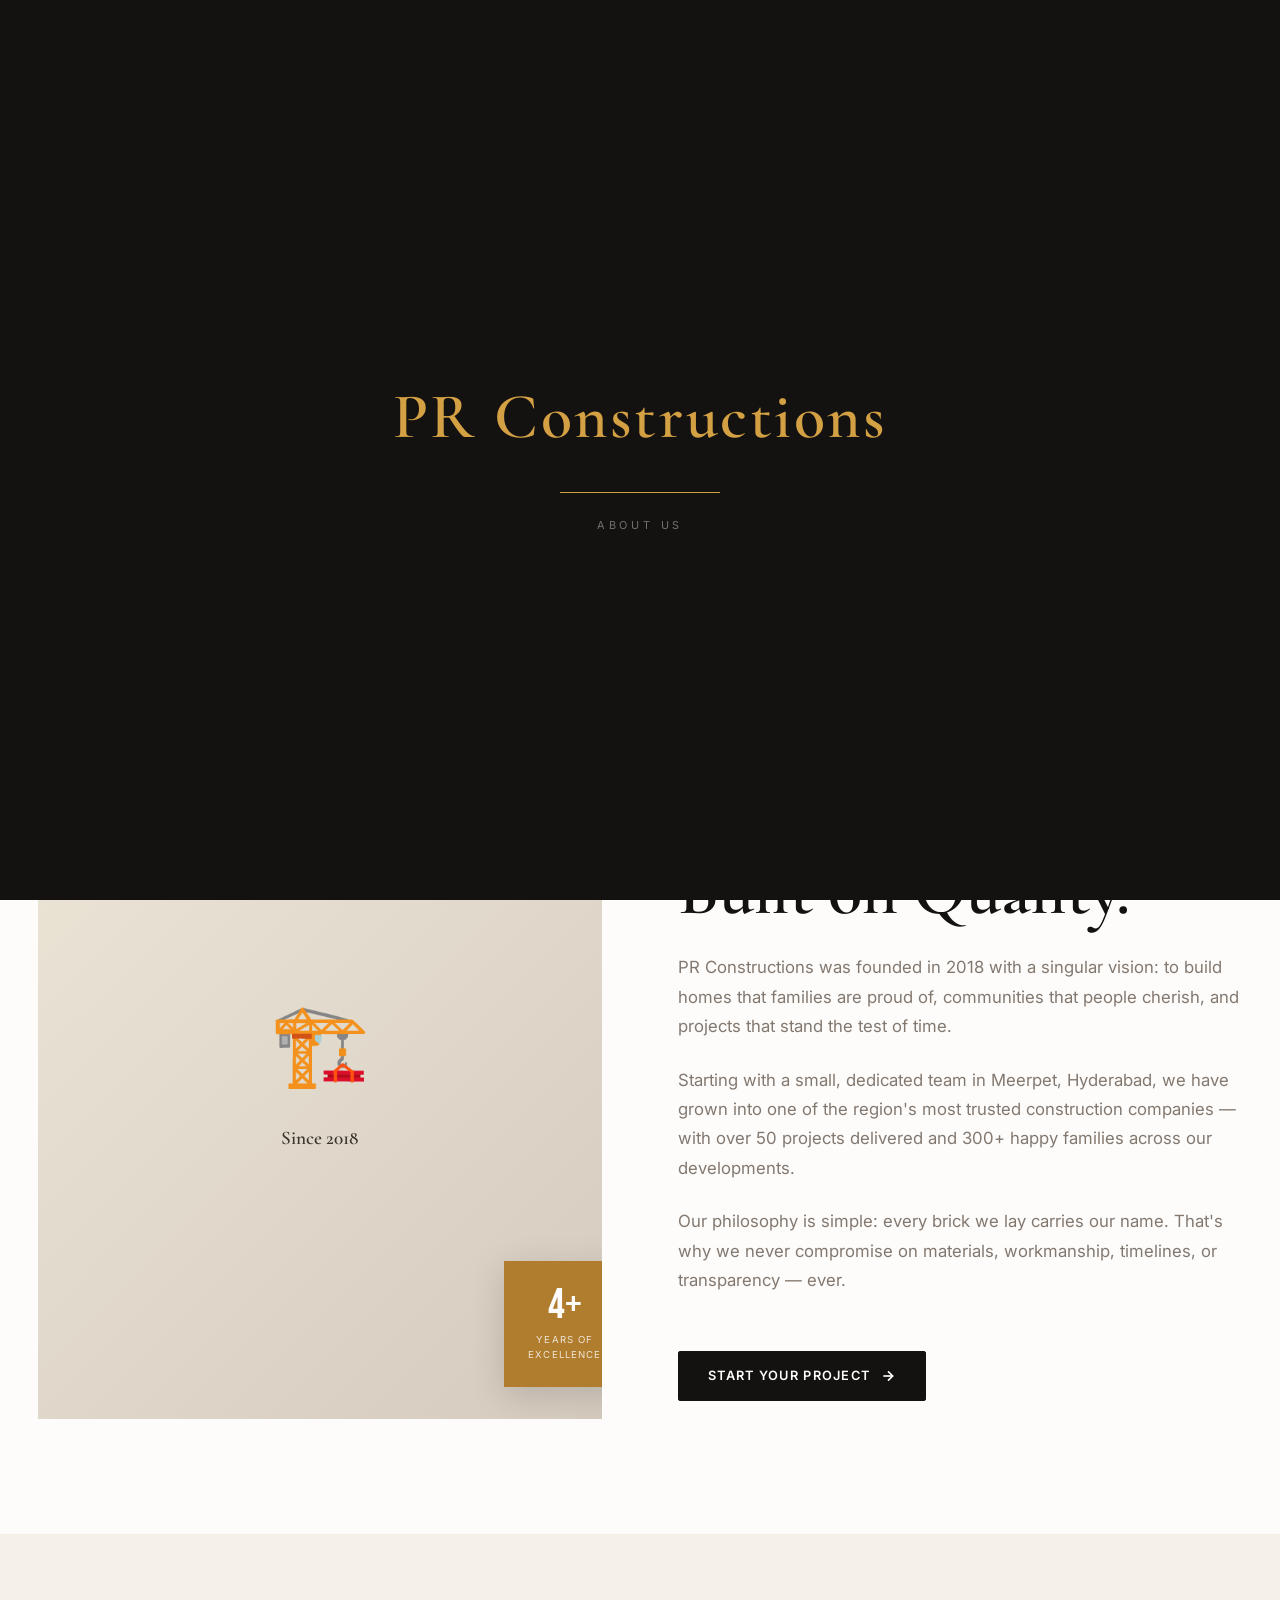
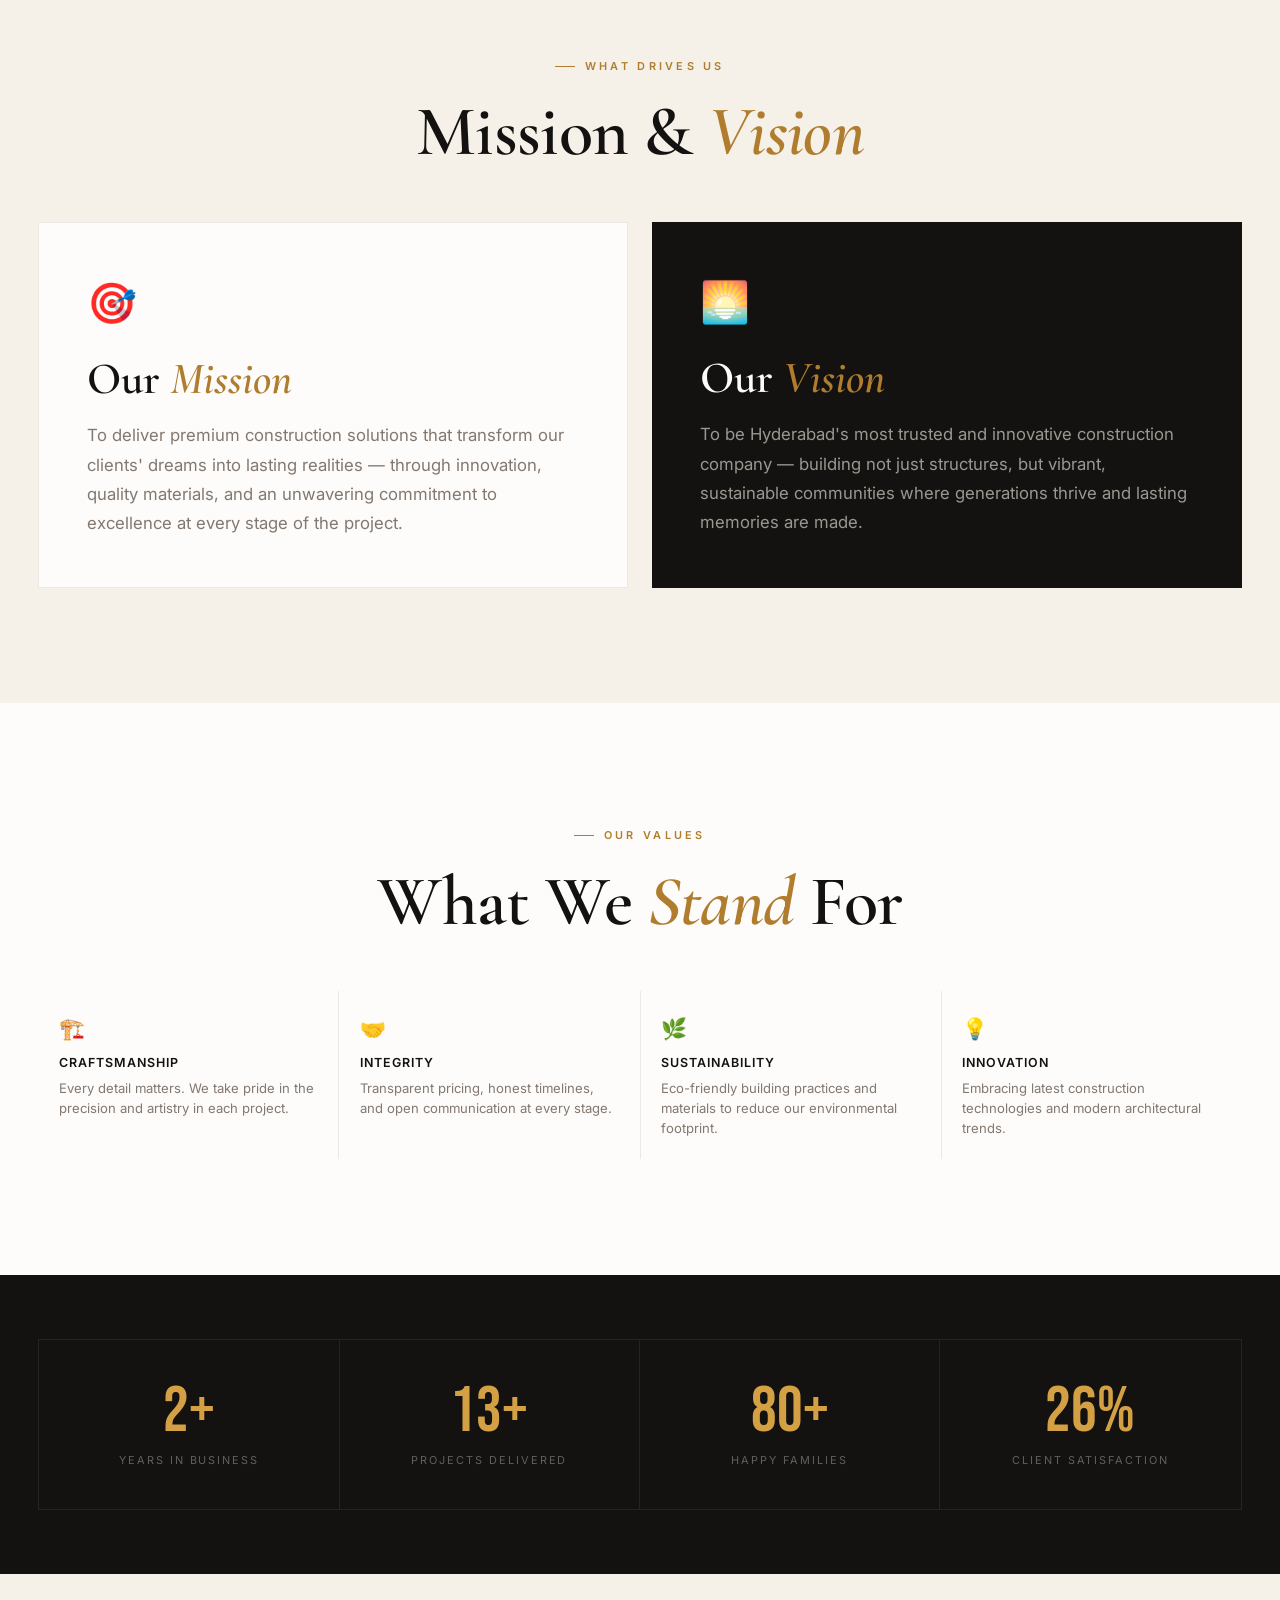
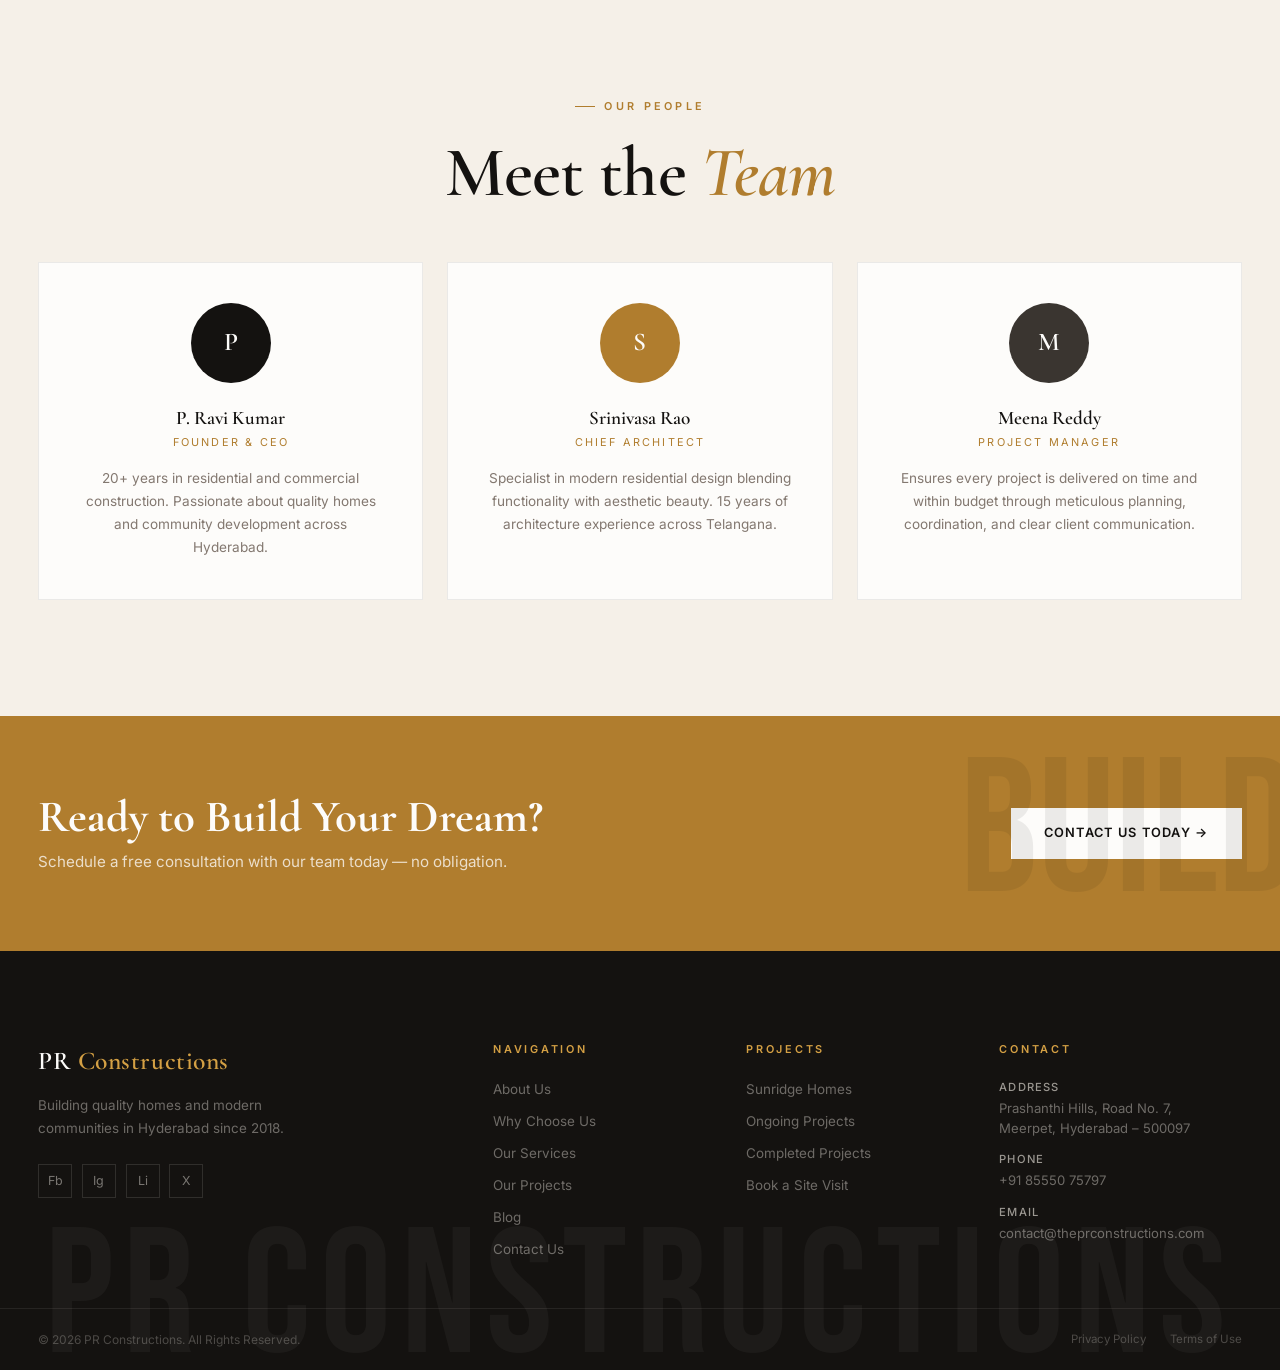
<file: about.html>
<!DOCTYPE html>
<html lang="en">
<head>
  <meta charset="UTF-8"/>
  <meta name="viewport" content="width=device-width, initial-scale=1.0"/>
  <title>About Us | PR Constructions | Hyderabad</title>
  <meta name="description" content="Learn about PR Constructions — Hyderabad's trusted construction company since 2018. Our story, mission, values, and team."/>
  <link rel="preconnect" href="https://fonts.googleapis.com"/>
  <link rel="preconnect" href="https://fonts.gstatic.com" crossorigin/>
  <link rel="stylesheet" href="css/style.css"/>
</head>
<body>

<div id="preloader" aria-hidden="true">
  <div class="pre-panel top"></div>
  <div class="pre-panel bottom"></div>
  <div class="pre-center">
    <div class="pre-logo"><span class="pre-logo-inner">PR <span>Constructions</span></span></div>
    <div class="pre-line"><div class="pre-line-fill"></div></div>
    <div class="pre-sub">About Us</div>
  </div>
</div>

<div class="scroll-bar" aria-hidden="true"></div>

<div class="topbar">
  <div class="topbar-inner container">
    <div class="topbar-left">
      <a href="mailto:contact@theprconstructions.com">contact@theprconstructions.com</a>
      <a href="tel:+918555075797">+91 85550 75797</a>
      <span>Mon–Sat: 9AM–6PM</span>
    </div>
    <div class="topbar-right">
      <a href="https://facebook.com/profile.php?id=61586020482415" target="_blank" rel="noopener">Fb</a>
      <a href="https://instagram.com/prconstructions.co/" target="_blank" rel="noopener">Ig</a>
      <a href="https://linkedin.com" target="_blank" rel="noopener">Li</a>
    </div>
  </div>
</div>

<nav id="nav" role="navigation" aria-label="Main navigation">
  <div class="nav-inner container">
    <a href="index.html" class="nav-logo">
      <div class="nav-logo-mark">PR</div>
      PR <em>Constructions</em>
    </a>
    <div class="nav-links">
      <div class="nav-pill" aria-hidden="true"></div>
      <div class="nav-item"><a href="index.html" class="nav-link">Home</a></div>
      <div class="nav-item"><a href="about.html" class="nav-link active">About Us</a></div>
      <div class="nav-item">
        <a href="projects.html" class="nav-link">Projects ▾</a>
        <div class="nav-dropdown">
          <a href="projects.html">Ongoing Projects</a>
          <a href="projects.html#completed">Completed Projects</a>
        </div>
      </div>
      <div class="nav-item"><a href="why.html" class="nav-link">Why Us</a></div>
      <div class="nav-item"><a href="services.html" class="nav-link">Services</a></div>
      <div class="nav-item"><a href="blog.html" class="nav-link">Blog</a></div>
    </div>
    <a href="contact.html" class="nav-link nav-cta-btn">Contact Us</a>
    <button class="nav-burger" aria-label="Toggle menu" aria-expanded="false"><span></span><span></span><span></span></button>
  </div>
</nav>
<nav class="mobile-nav" aria-label="Mobile navigation">
  <a href="index.html">Home</a><a href="about.html">About Us</a>
  <a href="projects.html">Projects</a><a href="why.html">Why Us</a>
  <a href="services.html">Services</a><a href="blog.html">Blog</a>
  <a href="contact.html" class="m-cta">Contact Us</a>
</nav>

<!-- PAGE HERO -->
<div class="page-hero">
  <div class="page-hero-bg-text" aria-hidden="true">ABOUT</div>
  <div class="page-hero-inner">
    <div class="breadcrumb">
      <a href="index.html">Home</a>
      <span class="sep">/</span>
      <span>About Us</span>
    </div>
    <h1 class="page-h1">About <span>Us</span></h1>
    <p class="page-sub">Founded in 2018 with a singular vision — to build homes that families are proud of and communities that people cherish.</p>
  </div>
</div>

<!-- STORY -->
<section class="section" style="background:var(--white)">
  <div class="container">
    <div class="about-grid">
      <div data-reveal="left">
        <div class="about-image-wrap">
          <div class="img-placeholder" style="background:linear-gradient(135deg,#EDE7D8,#D5CBBF);flex-direction:column;gap:1rem;color:#A89880">
            <span style="font-size:5rem">🏗️</span>
            <span style="font-family:var(--f-display);font-size:1.2rem;font-weight:600;color:var(--ink-soft)">Since 2018</span>
          </div>
          <div class="about-badge">
            <div class="about-badge-n" data-count="7" data-suffix="+">7+</div>
            <div class="about-badge-t">Years of<br>Excellence</div>
          </div>
        </div>
      </div>
      <div class="about-body">
        <div data-reveal="up">
          <div class="label">Our Story</div>
          <h2 class="h-display">Founded on <em>Trust.</em><br>Built on Quality.</h2>
        </div>
        <p class="body-text" data-reveal="up" data-delay="1">PR Constructions was founded in 2018 with a singular vision: to build homes that families are proud of, communities that people cherish, and projects that stand the test of time.</p>
        <p class="body-text" data-reveal="up" data-delay="2">Starting with a small, dedicated team in Meerpet, Hyderabad, we have grown into one of the region's most trusted construction companies — with over 50 projects delivered and 300+ happy families across our developments.</p>
        <p class="body-text" data-reveal="up" data-delay="3">Our philosophy is simple: every brick we lay carries our name. That's why we never compromise on materials, workmanship, timelines, or transparency — ever.</p>
        <div style="margin-top:2rem" data-reveal="up" data-delay="4">
          <a href="contact.html" class="btn btn-ink">Start Your Project
            <svg width="16" height="16" viewBox="0 0 24 24" fill="none" stroke="currentColor" stroke-width="2.5"><line x1="5" y1="12" x2="19" y2="12"/><polyline points="12 5 19 12 12 19"/></svg>
          </a>
        </div>
      </div>
    </div>
  </div>
</section>

<!-- MISSION & VISION -->
<section class="section" style="background:var(--cream)">
  <div class="container">
    <div style="text-align:center;margin-bottom:clamp(2.5rem,4vw,4rem)">
      <div class="label" data-reveal="up" style="justify-content:center">What Drives Us</div>
      <h2 class="h-display" data-reveal="up" data-delay="1">Mission &amp; <em>Vision</em></h2>
    </div>
    <div style="display:grid;grid-template-columns:1fr 1fr;gap:1.5rem" class="mv-grid">
      <div style="background:var(--white);border:1px solid rgba(20,18,16,0.08);padding:clamp(2rem,4vw,3rem);transition:box-shadow .3s,transform .3s var(--ease)" data-reveal="up" data-delay="1"
        onmouseover="this.style.boxShadow='0 12px 40px rgba(0,0,0,0.07)';this.style.transform='translateY(-4px)'"
        onmouseout="this.style.boxShadow='';this.style.transform=''">
        <div style="font-size:2.5rem;margin-bottom:1.2rem">🎯</div>
        <h3 class="h-lg" style="margin-bottom:1rem">Our <em>Mission</em></h3>
        <p class="body-text">To deliver premium construction solutions that transform our clients' dreams into lasting realities — through innovation, quality materials, and an unwavering commitment to excellence at every stage of the project.</p>
      </div>
      <div style="background:var(--ink);padding:clamp(2rem,4vw,3rem);transition:box-shadow .3s,transform .3s var(--ease)" data-reveal="up" data-delay="2"
        onmouseover="this.style.boxShadow='0 12px 40px rgba(0,0,0,0.2)';this.style.transform='translateY(-4px)'"
        onmouseout="this.style.boxShadow='';this.style.transform=''">
        <div style="font-size:2.5rem;margin-bottom:1.2rem">🌅</div>
        <h3 class="h-lg" style="margin-bottom:1rem;color:var(--white)">Our <em>Vision</em></h3>
        <p class="body-text" style="color:rgba(245,240,232,0.6)">To be Hyderabad's most trusted and innovative construction company — building not just structures, but vibrant, sustainable communities where generations thrive and lasting memories are made.</p>
      </div>
    </div>
  </div>
</section>

<!-- VALUES -->
<section class="section" style="background:var(--white)">
  <div class="container">
    <div style="text-align:center;margin-bottom:clamp(2.5rem,4vw,4rem)">
      <div class="label" data-reveal="up" style="justify-content:center">Our Values</div>
      <h2 class="h-display" data-reveal="up" data-delay="1">What We <em>Stand</em> For</h2>
    </div>
    <div class="about-pillars" style="grid-template-columns:repeat(4,1fr)" data-reveal="up" data-delay="2">
      <div class="pillar">
        <div class="pillar-icon">🏗️</div>
        <div class="pillar-title">Craftsmanship</div>
        <div class="pillar-desc">Every detail matters. We take pride in the precision and artistry in each project.</div>
      </div>
      <div class="pillar">
        <div class="pillar-icon">🤝</div>
        <div class="pillar-title">Integrity</div>
        <div class="pillar-desc">Transparent pricing, honest timelines, and open communication at every stage.</div>
      </div>
      <div class="pillar">
        <div class="pillar-icon">🌿</div>
        <div class="pillar-title">Sustainability</div>
        <div class="pillar-desc">Eco-friendly building practices and materials to reduce our environmental footprint.</div>
      </div>
      <div class="pillar">
        <div class="pillar-icon">💡</div>
        <div class="pillar-title">Innovation</div>
        <div class="pillar-desc">Embracing latest construction technologies and modern architectural trends.</div>
      </div>
    </div>
  </div>
</section>

<!-- STATS -->
<section class="section-sm" style="background:var(--ink)">
  <div class="container">
    <div style="display:grid;grid-template-columns:repeat(4,1fr);gap:0;border:1px solid rgba(245,240,232,0.08)" class="stats-row">
      <div style="padding:2.5rem 2rem;text-align:center;border-right:1px solid rgba(245,240,232,0.08)" data-reveal="up" data-delay="1">
        <div style="font-family:var(--f-num);font-size:clamp(3rem,5vw,4rem);color:var(--gold-bright);line-height:1" data-count="7" data-suffix="+">7+</div>
        <div style="font-size:0.68rem;letter-spacing:0.18em;text-transform:uppercase;color:rgba(245,240,232,0.35);margin-top:0.5rem">Years in Business</div>
      </div>
      <div style="padding:2.5rem 2rem;text-align:center;border-right:1px solid rgba(245,240,232,0.08)" data-reveal="up" data-delay="2">
        <div style="font-family:var(--f-num);font-size:clamp(3rem,5vw,4rem);color:var(--gold-bright);line-height:1" data-count="50" data-suffix="+">50+</div>
        <div style="font-size:0.68rem;letter-spacing:0.18em;text-transform:uppercase;color:rgba(245,240,232,0.35);margin-top:0.5rem">Projects Delivered</div>
      </div>
      <div style="padding:2.5rem 2rem;text-align:center;border-right:1px solid rgba(245,240,232,0.08)" data-reveal="up" data-delay="3">
        <div style="font-family:var(--f-num);font-size:clamp(3rem,5vw,4rem);color:var(--gold-bright);line-height:1" data-count="300" data-suffix="+">300+</div>
        <div style="font-size:0.68rem;letter-spacing:0.18em;text-transform:uppercase;color:rgba(245,240,232,0.35);margin-top:0.5rem">Happy Families</div>
      </div>
      <div style="padding:2.5rem 2rem;text-align:center" data-reveal="up" data-delay="4">
        <div style="font-family:var(--f-num);font-size:clamp(3rem,5vw,4rem);color:var(--gold-bright);line-height:1" data-count="98" data-suffix="%">98%</div>
        <div style="font-size:0.68rem;letter-spacing:0.18em;text-transform:uppercase;color:rgba(245,240,232,0.35);margin-top:0.5rem">Client Satisfaction</div>
      </div>
    </div>
  </div>
</section>

<!-- TEAM -->
<section class="section" style="background:var(--cream)">
  <div class="container">
    <div style="text-align:center;margin-bottom:clamp(2.5rem,4vw,4rem)">
      <div class="label" data-reveal="up" style="justify-content:center">Our People</div>
      <h2 class="h-display" data-reveal="up" data-delay="1">Meet the <em>Team</em></h2>
    </div>
    <div style="display:grid;grid-template-columns:repeat(3,1fr);gap:1.5rem" class="team-grid">
      <div style="background:var(--white);padding:2.5rem;text-align:center;border:1px solid rgba(20,18,16,0.08);transition:transform .3s var(--ease),box-shadow .3s" data-reveal="up" data-delay="1"
        onmouseover="this.style.transform='translateY(-4px)';this.style.boxShadow='0 12px 36px rgba(0,0,0,0.08)'"
        onmouseout="this.style.transform='';this.style.boxShadow=''">
        <div style="width:80px;height:80px;border-radius:50%;background:var(--ink);margin:0 auto 1.5rem;display:flex;align-items:center;justify-content:center;font-family:var(--f-display);font-size:1.6rem;font-weight:600;color:var(--white)">P</div>
        <h3 class="h-lg" style="font-size:1.2rem;margin-bottom:0.3rem">P. Ravi Kumar</h3>
        <div style="font-size:0.68rem;letter-spacing:0.2em;text-transform:uppercase;color:var(--gold);margin-bottom:1rem">Founder &amp; CEO</div>
        <p class="body-sm">20+ years in residential and commercial construction. Passionate about quality homes and community development across Hyderabad.</p>
      </div>
      <div style="background:var(--white);padding:2.5rem;text-align:center;border:1px solid rgba(20,18,16,0.08);transition:transform .3s var(--ease),box-shadow .3s" data-reveal="up" data-delay="2"
        onmouseover="this.style.transform='translateY(-4px)';this.style.boxShadow='0 12px 36px rgba(0,0,0,0.08)'"
        onmouseout="this.style.transform='';this.style.boxShadow=''">
        <div style="width:80px;height:80px;border-radius:50%;background:var(--gold);margin:0 auto 1.5rem;display:flex;align-items:center;justify-content:center;font-family:var(--f-display);font-size:1.6rem;font-weight:600;color:var(--white)">S</div>
        <h3 class="h-lg" style="font-size:1.2rem;margin-bottom:0.3rem">Srinivasa Rao</h3>
        <div style="font-size:0.68rem;letter-spacing:0.2em;text-transform:uppercase;color:var(--gold);margin-bottom:1rem">Chief Architect</div>
        <p class="body-sm">Specialist in modern residential design blending functionality with aesthetic beauty. 15 years of architecture experience across Telangana.</p>
      </div>
      <div style="background:var(--white);padding:2.5rem;text-align:center;border:1px solid rgba(20,18,16,0.08);transition:transform .3s var(--ease),box-shadow .3s" data-reveal="up" data-delay="3"
        onmouseover="this.style.transform='translateY(-4px)';this.style.boxShadow='0 12px 36px rgba(0,0,0,0.08)'"
        onmouseout="this.style.transform='';this.style.boxShadow=''">
        <div style="width:80px;height:80px;border-radius:50%;background:var(--ink-soft);margin:0 auto 1.5rem;display:flex;align-items:center;justify-content:center;font-family:var(--f-display);font-size:1.6rem;font-weight:600;color:var(--white)">M</div>
        <h3 class="h-lg" style="font-size:1.2rem;margin-bottom:0.3rem">Meena Reddy</h3>
        <div style="font-size:0.68rem;letter-spacing:0.2em;text-transform:uppercase;color:var(--gold);margin-bottom:1rem">Project Manager</div>
        <p class="body-sm">Ensures every project is delivered on time and within budget through meticulous planning, coordination, and clear client communication.</p>
      </div>
    </div>
  </div>
</section>

<!-- CTA BAND -->
<div class="cta-band">
  <div class="container">
    <div class="cta-band-inner">
      <div data-reveal="left">
        <h2 class="cta-heading">Ready to Build Your Dream?</h2>
        <p class="cta-sub">Schedule a free consultation with our team today — no obligation.</p>
      </div>
      <a href="contact.html" class="btn-white" data-reveal="right">Contact Us Today →</a>
    </div>
  </div>
</div>

<!-- FOOTER -->
<footer>
  <div class="footer-watermark" aria-hidden="true">PR CONSTRUCTIONS</div>
  <div class="footer-top">
    <div>
      <div class="f-brand-logo">PR <em>Constructions</em></div>
      <p class="f-desc">Building quality homes and modern communities in Hyderabad since 2018.</p>
      <div class="f-social">
        <a href="https://facebook.com/profile.php?id=61586020482415" target="_blank" rel="noopener">Fb</a>
        <a href="https://instagram.com/prconstructions.co/" target="_blank" rel="noopener">Ig</a>
        <a href="https://linkedin.com" target="_blank" rel="noopener">Li</a>
        <a href="https://x.com" target="_blank" rel="noopener">X</a>
      </div>
    </div>
    <div>
      <div class="f-col-title">Navigation</div>
      <ul class="f-links">
        <li><a href="about.html">About Us</a></li>
        <li><a href="why.html">Why Choose Us</a></li>
        <li><a href="services.html">Our Services</a></li>
        <li><a href="projects.html">Our Projects</a></li>
        <li><a href="blog.html">Blog</a></li>
        <li><a href="contact.html">Contact Us</a></li>
      </ul>
    </div>
    <div>
      <div class="f-col-title">Projects</div>
      <ul class="f-links">
        <li><a href="projects.html">Sunridge Homes</a></li>
        <li><a href="projects.html">Ongoing Projects</a></li>
        <li><a href="projects.html#completed">Completed Projects</a></li>
        <li><a href="contact.html">Book a Site Visit</a></li>
      </ul>
    </div>
    <div>
      <div class="f-col-title">Contact</div>
      <div class="f-contact-list">
        <div class="f-ci"><strong>Address</strong>Prashanthi Hills, Road No. 7,<br>Meerpet, Hyderabad – 500097</div>
        <div class="f-ci"><strong>Phone</strong><a href="tel:+918555075797">+91 85550 75797</a></div>
        <div class="f-ci"><strong>Email</strong><a href="mailto:contact@theprconstructions.com">contact@theprconstructions.com</a></div>
      </div>
    </div>
  </div>
  <div class="footer-bottom">
    <div class="f-copy">© 2026 PR Constructions. All Rights Reserved.</div>
    <div class="f-bottom-links"><a href="#">Privacy Policy</a><a href="#">Terms of Use</a></div>
  </div>
</footer>
<button id="back-top" aria-label="Back to top">↑</button>
<script src="js/main.js"></script>
<style>
@media(max-width:768px){.mv-grid,.team-grid{grid-template-columns:1fr!important}.stats-row{grid-template-columns:1fr 1fr!important}.about-pillars{grid-template-columns:1fr 1fr!important}}
@media(max-width:480px){.stats-row{grid-template-columns:1fr!important}}
</style>
</body>
</html>
</file>
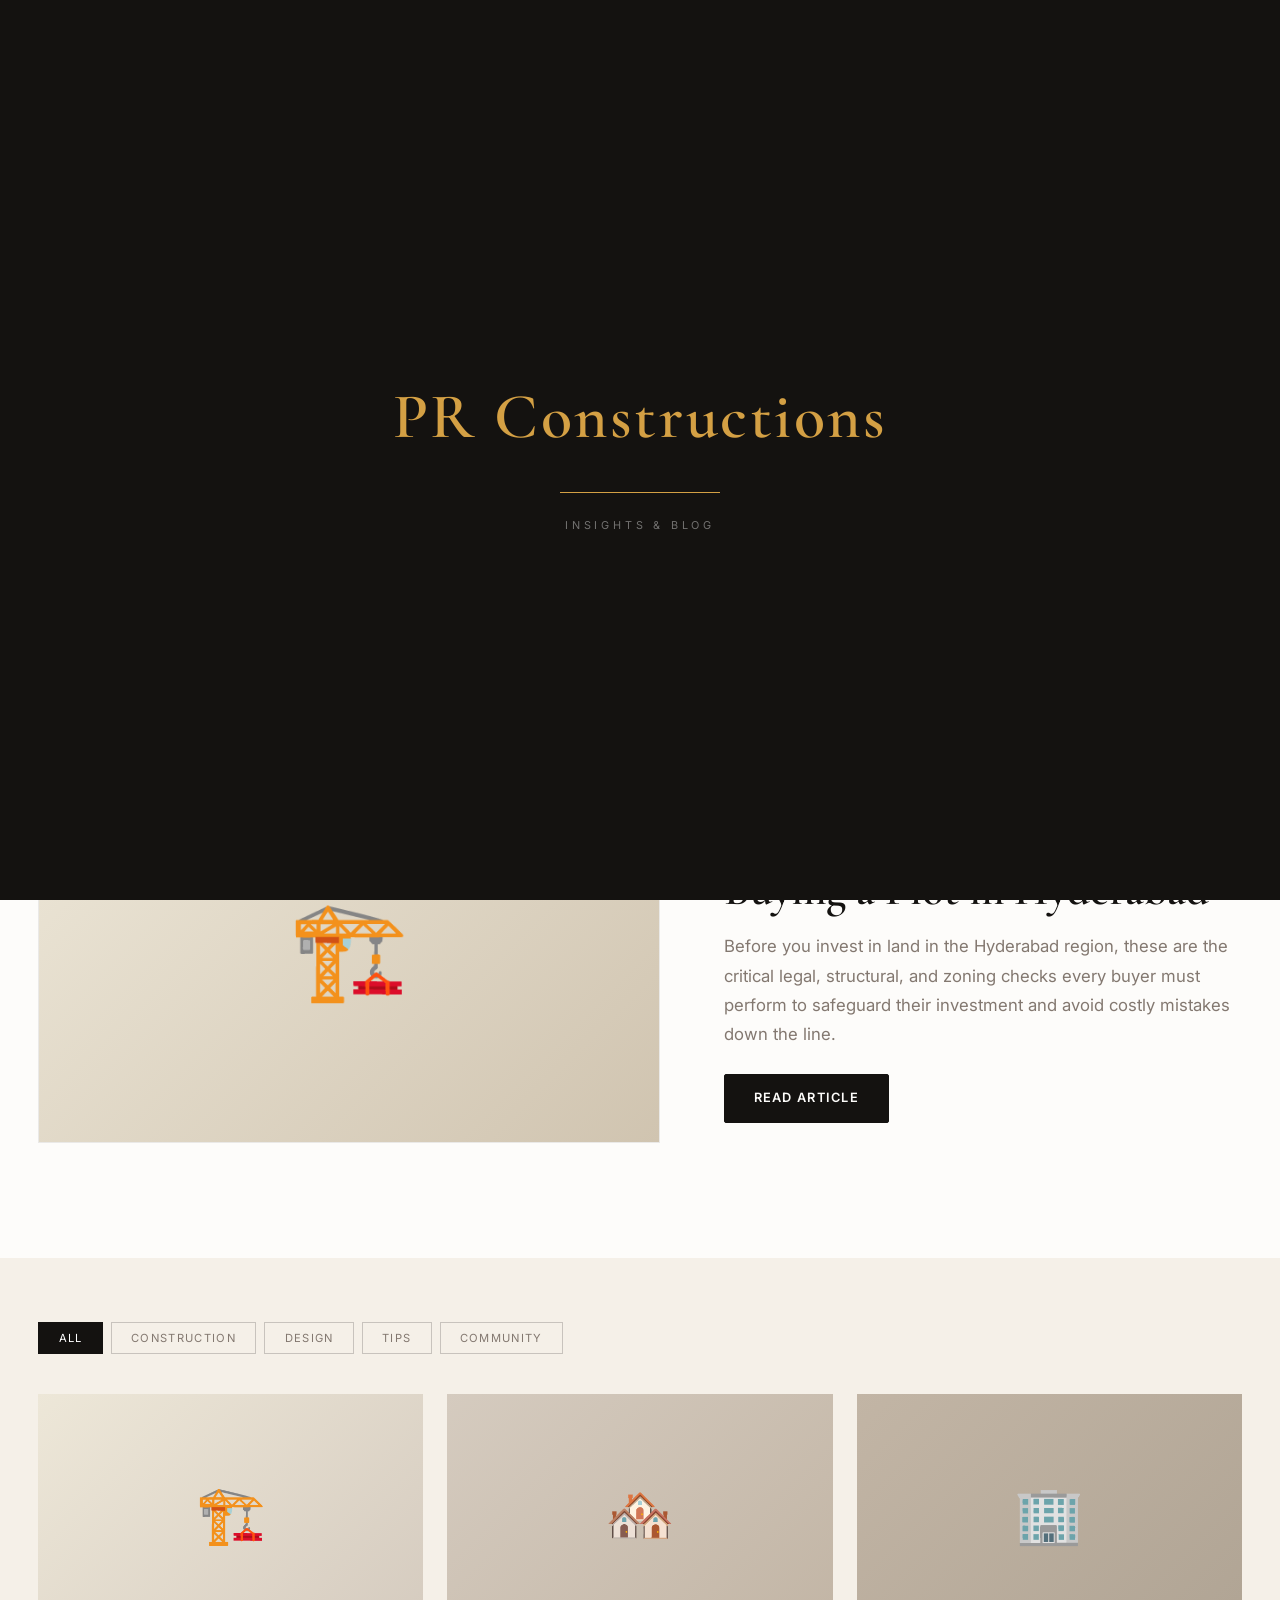
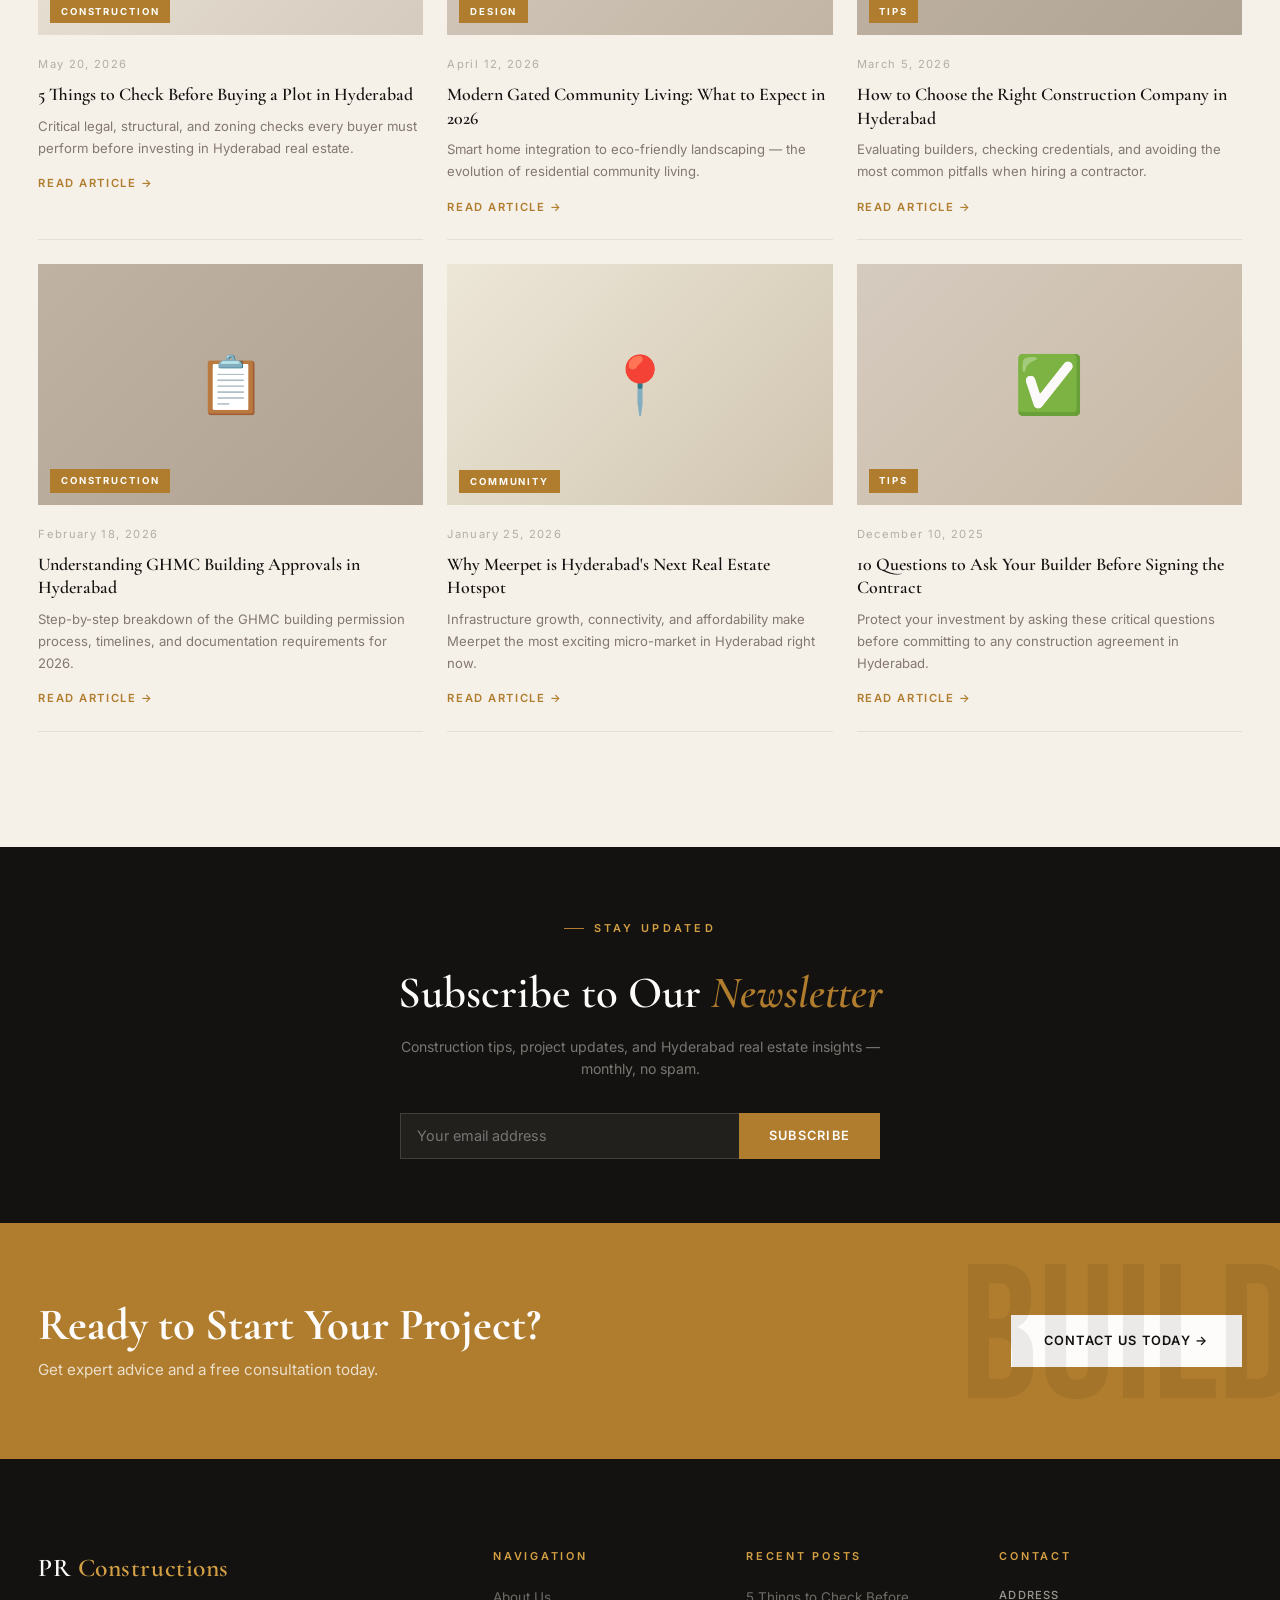
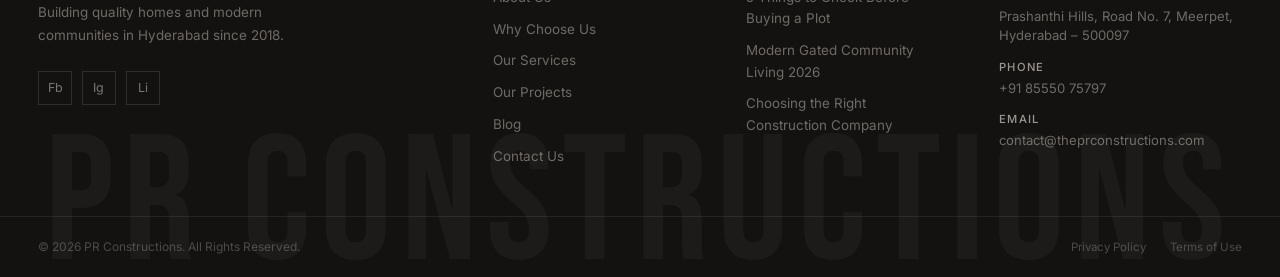
<file: blog.html>
<!DOCTYPE html>
<html lang="en">
<head>
  <meta charset="UTF-8"/>
  <meta name="viewport" content="width=device-width, initial-scale=1.0"/>
  <title>Blog | PR Constructions | Construction Insights</title>
  <meta name="description" content="Expert construction tips, Hyderabad real estate insights, and industry news from PR Constructions."/>
  <link rel="preconnect" href="https://fonts.googleapis.com"/>
  <link rel="preconnect" href="https://fonts.gstatic.com" crossorigin/>
  <link rel="stylesheet" href="css/style.css"/>
</head>
<body>
<div id="preloader" aria-hidden="true"><div class="pre-panel top"></div><div class="pre-panel bottom"></div><div class="pre-center"><div class="pre-logo"><span class="pre-logo-inner">PR <span>Constructions</span></span></div><div class="pre-line"><div class="pre-line-fill"></div></div><div class="pre-sub">Insights &amp; Blog</div></div></div>
<div class="scroll-bar" aria-hidden="true"></div>
<div class="topbar"><div class="topbar-inner container"><div class="topbar-left"><a href="mailto:contact@theprconstructions.com">contact@theprconstructions.com</a><a href="tel:+918555075797">+91 85550 75797</a></div><div class="topbar-right"><a href="https://facebook.com/profile.php?id=61586020482415" target="_blank" rel="noopener">Fb</a><a href="https://instagram.com/prconstructions.co/" target="_blank" rel="noopener">Ig</a></div></div></div>
<nav id="nav" role="navigation"><div class="nav-inner container"><a href="index.html" class="nav-logo"><div class="nav-logo-mark">PR</div>PR <em>Constructions</em></a><div class="nav-links"><div class="nav-pill" aria-hidden="true"></div><div class="nav-item"><a href="index.html" class="nav-link">Home</a></div><div class="nav-item"><a href="about.html" class="nav-link">About Us</a></div><div class="nav-item"><a href="projects.html" class="nav-link">Projects ▾</a><div class="nav-dropdown"><a href="projects.html">Ongoing Projects</a><a href="projects.html#completed">Completed Projects</a></div></div><div class="nav-item"><a href="why.html" class="nav-link">Why Us</a></div><div class="nav-item"><a href="services.html" class="nav-link">Services</a></div><div class="nav-item"><a href="blog.html" class="nav-link active">Blog</a></div></div><a href="contact.html" class="nav-link nav-cta-btn">Contact Us</a><button class="nav-burger" aria-label="Toggle menu" aria-expanded="false"><span></span><span></span><span></span></button></div></nav>
<nav class="mobile-nav"><a href="index.html">Home</a><a href="about.html">About Us</a><a href="projects.html">Projects</a><a href="why.html">Why Us</a><a href="services.html">Services</a><a href="blog.html">Blog</a><a href="contact.html" class="m-cta">Contact Us</a></nav>

<div class="page-hero">
  <div class="page-hero-bg-text" aria-hidden="true">INSIGHTS</div>
  <div class="page-hero-inner">
    <div class="breadcrumb"><a href="index.html">Home</a><span class="sep">/</span><span>Blog</span></div>
    <h1 class="page-h1">Construction <span>Insights</span></h1>
    <p class="page-sub">Expert tips, real estate trends, and stories from the ground.</p>
  </div>
</div>

<!-- FEATURED POST -->
<section class="section" style="background:var(--white)">
  <div class="container">
    <div class="label" data-reveal="up">Featured</div>
    <div style="display:grid;grid-template-columns:1.2fr 1fr;gap:clamp(2.5rem,5vw,5rem);align-items:center;margin-top:1.5rem" class="feat-grid">
      <div data-reveal="left" style="overflow:hidden;border:1px solid rgba(20,18,16,0.08)">
        <div style="background:linear-gradient(135deg,#EDE7D8,#D0C4B0);aspect-ratio:16/10;display:flex;align-items:center;justify-content:center;font-size:6rem;transition:transform .6s var(--ease)" onmouseover="this.style.transform='scale(1.04)'" onmouseout="this.style.transform=''">🏗️</div>
      </div>
      <div data-reveal="right">
        <div style="display:flex;gap:0.75rem;flex-wrap:wrap;margin-bottom:1rem">
          <span style="background:var(--gold);color:#fff;font-size:0.6rem;letter-spacing:0.2em;text-transform:uppercase;padding:0.25rem 0.65rem;font-weight:700">Construction</span>
          <span style="font-size:0.72rem;color:var(--light)">May 20, 2026 · 8 min read</span>
        </div>
        <h2 class="h-lg" style="margin-bottom:1rem">5 Things to Check Before Buying a Plot in Hyderabad</h2>
        <p class="body-text">Before you invest in land in the Hyderabad region, these are the critical legal, structural, and zoning checks every buyer must perform to safeguard their investment and avoid costly mistakes down the line.</p>
        <div style="margin-top:1.5rem"><a href="blog.html" class="btn btn-ink">Read Article</a></div>
      </div>
    </div>
  </div>
</section>

<!-- ALL POSTS -->
<section class="section" style="background:var(--cream);padding-top:0">
  <div class="container">
    <!-- Filter -->
    <div style="display:flex;gap:0.5rem;flex-wrap:wrap;margin-bottom:2.5rem;padding-top:clamp(3rem,5vw,5rem)" data-reveal="up">
      <button onclick="filterBlog(this,'all')" class="filter-btn" style="padding:0.5rem 1.2rem;border:1px solid var(--ink);background:var(--ink);color:#fff;font-size:0.7rem;letter-spacing:0.12em;text-transform:uppercase;cursor:pointer;transition:all .25s">All</button>
      <button onclick="filterBlog(this,'construction')" class="filter-btn" style="padding:0.5rem 1.2rem;border:1px solid rgba(20,18,16,0.2);background:none;color:var(--mid);font-size:0.7rem;letter-spacing:0.12em;text-transform:uppercase;cursor:pointer;transition:all .25s">Construction</button>
      <button onclick="filterBlog(this,'design')" class="filter-btn" style="padding:0.5rem 1.2rem;border:1px solid rgba(20,18,16,0.2);background:none;color:var(--mid);font-size:0.7rem;letter-spacing:0.12em;text-transform:uppercase;cursor:pointer;transition:all .25s">Design</button>
      <button onclick="filterBlog(this,'tips')" class="filter-btn" style="padding:0.5rem 1.2rem;border:1px solid rgba(20,18,16,0.2);background:none;color:var(--mid);font-size:0.7rem;letter-spacing:0.12em;text-transform:uppercase;cursor:pointer;transition:all .25s">Tips</button>
      <button onclick="filterBlog(this,'community')" class="filter-btn" style="padding:0.5rem 1.2rem;border:1px solid rgba(20,18,16,0.2);background:none;color:var(--mid);font-size:0.7rem;letter-spacing:0.12em;text-transform:uppercase;cursor:pointer;transition:all .25s">Community</button>
    </div>
    <div id="blog-grid" class="blog-grid">
      <div class="blog-card" data-reveal="up" data-delay="1" data-cat="construction">
        <div class="blog-card-thumb"><div class="blog-thumb-inner" style="background:linear-gradient(135deg,#EDE7D8,#D5CBBF);font-size:3.5rem">🏗️</div><span class="bc-category">Construction</span></div>
        <div class="blog-card-body"><div class="blog-date">May 20, 2026</div><h3 class="blog-title">5 Things to Check Before Buying a Plot in Hyderabad</h3><p class="blog-excerpt">Critical legal, structural, and zoning checks every buyer must perform before investing in Hyderabad real estate.</p><a href="blog.html" class="blog-read">Read Article →</a></div>
      </div>
      <div class="blog-card" data-reveal="up" data-delay="2" data-cat="design">
        <div class="blog-card-thumb"><div class="blog-thumb-inner" style="background:linear-gradient(135deg,#D5CBBF,#C2B5A5);font-size:3.5rem">🏘️</div><span class="bc-category">Design</span></div>
        <div class="blog-card-body"><div class="blog-date">April 12, 2026</div><h3 class="blog-title">Modern Gated Community Living: What to Expect in 2026</h3><p class="blog-excerpt">Smart home integration to eco-friendly landscaping — the evolution of residential community living.</p><a href="blog.html" class="blog-read">Read Article →</a></div>
      </div>
      <div class="blog-card" data-reveal="up" data-delay="3" data-cat="tips">
        <div class="blog-card-thumb"><div class="blog-thumb-inner" style="background:linear-gradient(135deg,#C2B5A5,#B0A494);font-size:3.5rem">🏢</div><span class="bc-category">Tips</span></div>
        <div class="blog-card-body"><div class="blog-date">March 5, 2026</div><h3 class="blog-title">How to Choose the Right Construction Company in Hyderabad</h3><p class="blog-excerpt">Evaluating builders, checking credentials, and avoiding the most common pitfalls when hiring a contractor.</p><a href="blog.html" class="blog-read">Read Article →</a></div>
      </div>
      <div class="blog-card" data-reveal="up" data-delay="1" data-cat="construction">
        <div class="blog-card-thumb"><div class="blog-thumb-inner" style="background:linear-gradient(135deg,#BFB2A2,#AFA292);font-size:3.5rem">📋</div><span class="bc-category">Construction</span></div>
        <div class="blog-card-body"><div class="blog-date">February 18, 2026</div><h3 class="blog-title">Understanding GHMC Building Approvals in Hyderabad</h3><p class="blog-excerpt">Step-by-step breakdown of the GHMC building permission process, timelines, and documentation requirements for 2026.</p><a href="blog.html" class="blog-read">Read Article →</a></div>
      </div>
      <div class="blog-card" data-reveal="up" data-delay="2" data-cat="community">
        <div class="blog-card-thumb"><div class="blog-thumb-inner" style="background:linear-gradient(135deg,#EDE7D8,#D0C4B0);font-size:3.5rem">📍</div><span class="bc-category">Community</span></div>
        <div class="blog-card-body"><div class="blog-date">January 25, 2026</div><h3 class="blog-title">Why Meerpet is Hyderabad's Next Real Estate Hotspot</h3><p class="blog-excerpt">Infrastructure growth, connectivity, and affordability make Meerpet the most exciting micro-market in Hyderabad right now.</p><a href="blog.html" class="blog-read">Read Article →</a></div>
      </div>
      <div class="blog-card" data-reveal="up" data-delay="3" data-cat="tips">
        <div class="blog-card-thumb"><div class="blog-thumb-inner" style="background:linear-gradient(135deg,#D5CBBF,#C8B8A4);font-size:3.5rem">✅</div><span class="bc-category">Tips</span></div>
        <div class="blog-card-body"><div class="blog-date">December 10, 2025</div><h3 class="blog-title">10 Questions to Ask Your Builder Before Signing the Contract</h3><p class="blog-excerpt">Protect your investment by asking these critical questions before committing to any construction agreement in Hyderabad.</p><a href="blog.html" class="blog-read">Read Article →</a></div>
      </div>
    </div>
  </div>
</section>

<!-- NEWSLETTER -->
<section class="section-sm" style="background:var(--ink)">
  <div class="container" style="max-width:600px">
    <div style="text-align:center">
      <div class="label" data-reveal="up" style="justify-content:center;color:var(--gold-bright)">Stay Updated</div>
      <h2 class="h-lg" style="color:var(--white);margin:0.75rem 0 1rem;text-align:center" data-reveal="up" data-delay="1">Subscribe to Our <em>Newsletter</em></h2>
      <p style="font-size:0.88rem;color:rgba(245,240,232,0.45);margin-bottom:2rem" data-reveal="up" data-delay="2">Construction tips, project updates, and Hyderabad real estate insights — monthly, no spam.</p>
      <div data-reveal="up" data-delay="3" style="display:flex;gap:0;max-width:480px;margin:0 auto">
        <input type="email" placeholder="Your email address" style="flex:1;background:rgba(245,240,232,0.06);border:1px solid rgba(245,240,232,0.15);border-right:none;color:var(--white);padding:0.85rem 1rem;font-size:0.9rem;font-family:var(--f-body);outline:none;min-width:0"/>
        <button class="btn btn-gold" style="white-space:nowrap;border-radius:0;flex-shrink:0" onclick="this.textContent='Subscribed ✓';this.disabled=true;this.style.background='#2a6a40'">Subscribe</button>
      </div>
    </div>
  </div>
</section>

<div class="cta-band"><div class="container"><div class="cta-band-inner"><div data-reveal="left"><h2 class="cta-heading">Ready to Start Your Project?</h2><p class="cta-sub">Get expert advice and a free consultation today.</p></div><a href="contact.html" class="btn-white" data-reveal="right">Contact Us Today →</a></div></div></div>

<footer>
  <div class="footer-watermark" aria-hidden="true">PR CONSTRUCTIONS</div>
  <div class="footer-top">
    <div><div class="f-brand-logo">PR <em>Constructions</em></div><p class="f-desc">Building quality homes and modern communities in Hyderabad since 2018.</p><div class="f-social"><a href="https://facebook.com/profile.php?id=61586020482415" target="_blank" rel="noopener">Fb</a><a href="https://instagram.com/prconstructions.co/" target="_blank" rel="noopener">Ig</a><a href="https://linkedin.com" target="_blank" rel="noopener">Li</a></div></div>
    <div><div class="f-col-title">Navigation</div><ul class="f-links"><li><a href="about.html">About Us</a></li><li><a href="why.html">Why Choose Us</a></li><li><a href="services.html">Our Services</a></li><li><a href="projects.html">Our Projects</a></li><li><a href="blog.html">Blog</a></li><li><a href="contact.html">Contact Us</a></li></ul></div>
    <div><div class="f-col-title">Recent Posts</div><ul class="f-links"><li><a href="blog.html">5 Things to Check Before Buying a Plot</a></li><li><a href="blog.html">Modern Gated Community Living 2026</a></li><li><a href="blog.html">Choosing the Right Construction Company</a></li></ul></div>
    <div><div class="f-col-title">Contact</div><div class="f-contact-list"><div class="f-ci"><strong>Address</strong>Prashanthi Hills, Road No. 7, Meerpet, Hyderabad – 500097</div><div class="f-ci"><strong>Phone</strong><a href="tel:+918555075797">+91 85550 75797</a></div><div class="f-ci"><strong>Email</strong><a href="mailto:contact@theprconstructions.com">contact@theprconstructions.com</a></div></div></div>
  </div>
  <div class="footer-bottom"><div class="f-copy">© 2026 PR Constructions. All Rights Reserved.</div><div class="f-bottom-links"><a href="#">Privacy Policy</a><a href="#">Terms of Use</a></div></div>
</footer>
<button id="back-top" aria-label="Back to top">↑</button>
<script src="js/main.js"></script>
<style>@media(max-width:768px){.feat-grid{grid-template-columns:1fr!important}}</style>
</body>
</html>
</file>
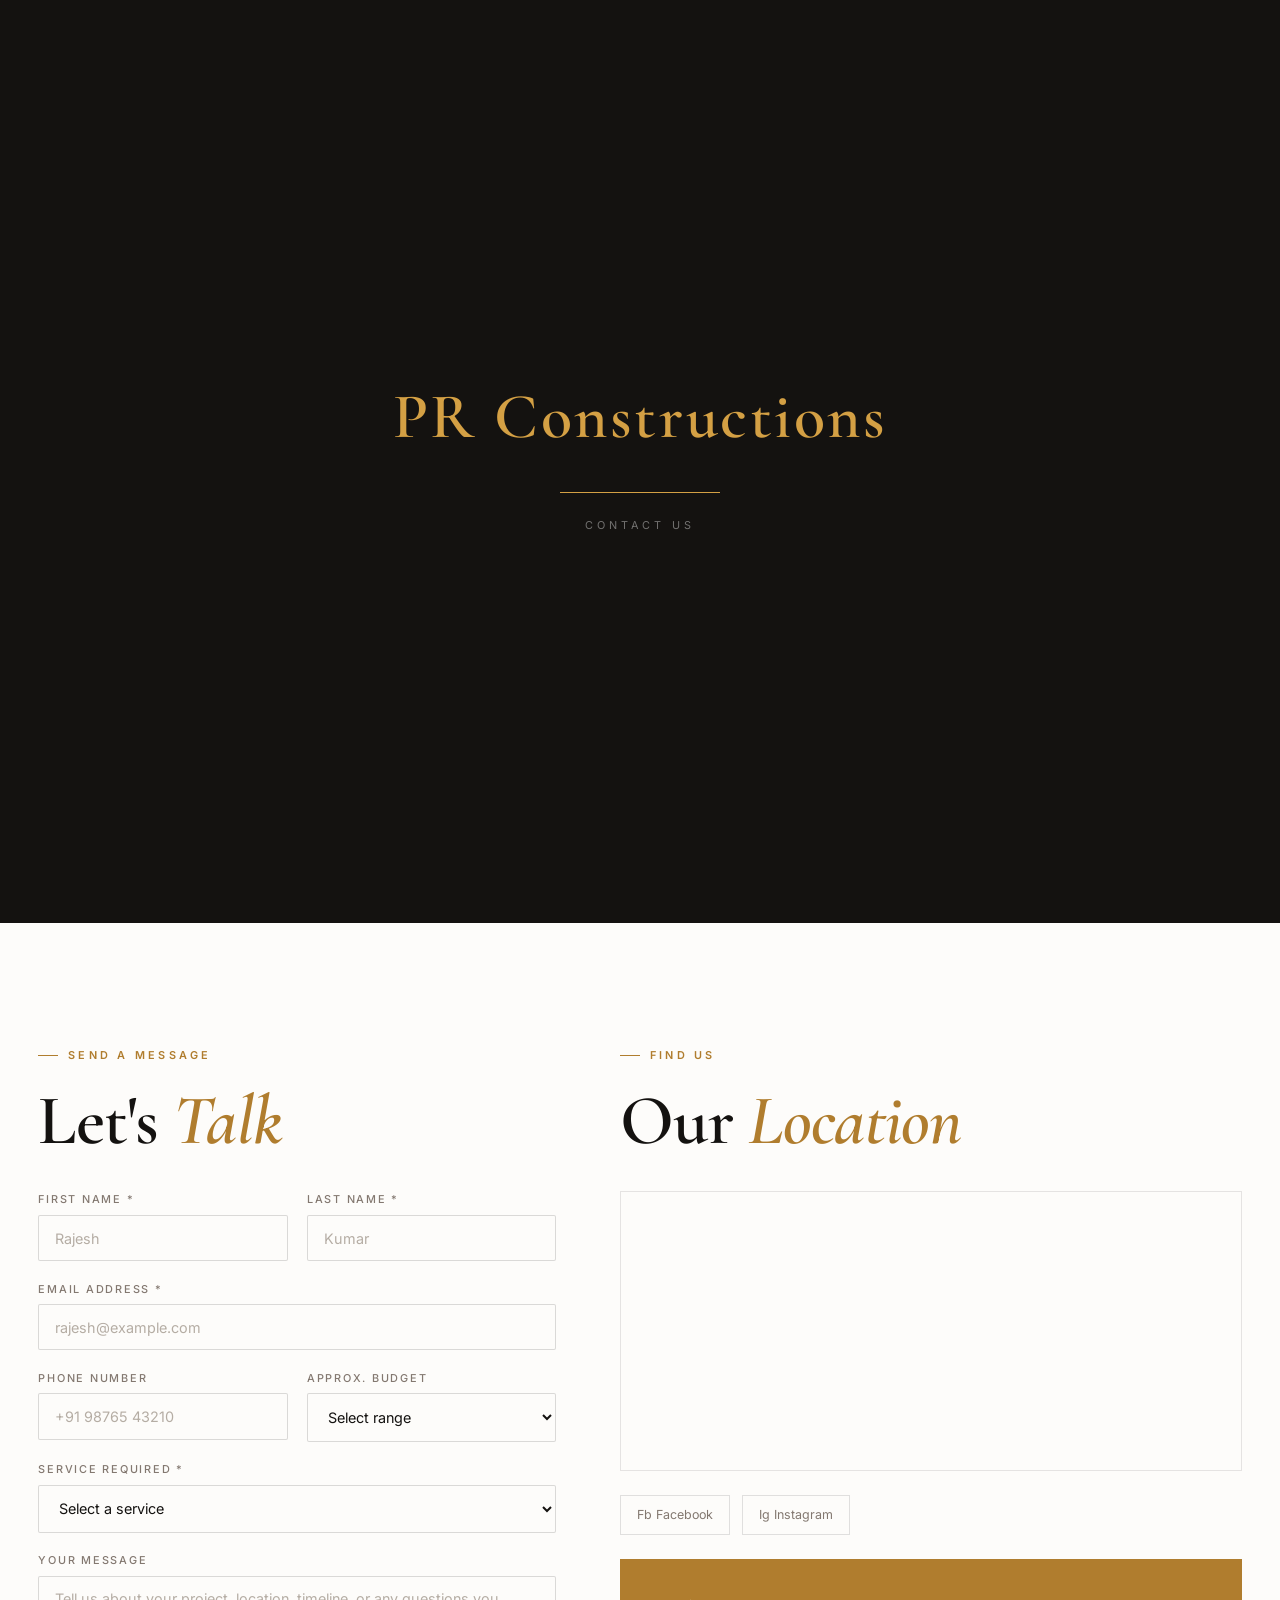
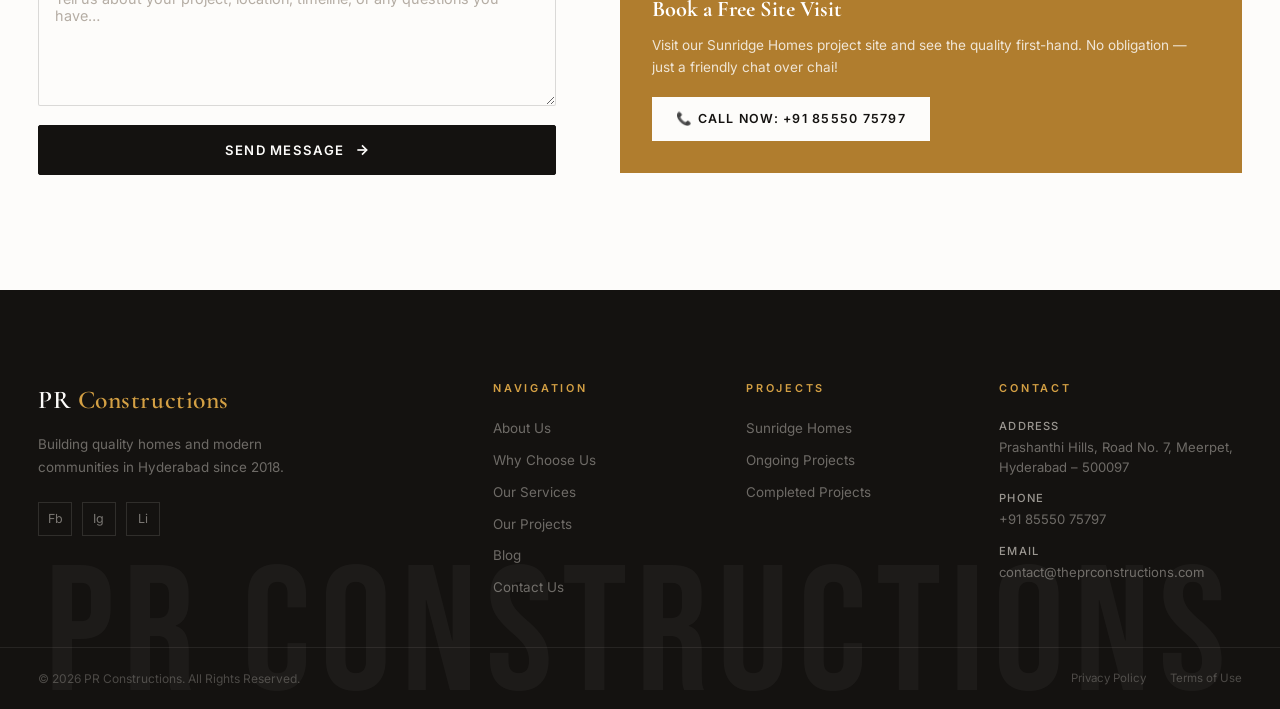
<file: contact.html>
<!DOCTYPE html>
<html lang="en">
<head>
  <meta charset="UTF-8"/>
  <meta name="viewport" content="width=device-width, initial-scale=1.0"/>
  <title>Contact Us | PR Constructions | Hyderabad</title>
  <meta name="description" content="Contact PR Constructions for a free consultation, site visit, or project enquiry. Based in Meerpet, Hyderabad."/>
  <link rel="preconnect" href="https://fonts.googleapis.com"/>
  <link rel="preconnect" href="https://fonts.gstatic.com" crossorigin/>
  <link rel="stylesheet" href="css/style.css"/>
</head>
<body>
<div id="preloader" aria-hidden="true"><div class="pre-panel top"></div><div class="pre-panel bottom"></div><div class="pre-center"><div class="pre-logo"><span class="pre-logo-inner">PR <span>Constructions</span></span></div><div class="pre-line"><div class="pre-line-fill"></div></div><div class="pre-sub">Contact Us</div></div></div>
<div class="scroll-bar" aria-hidden="true"></div>
<div class="topbar"><div class="topbar-inner container"><div class="topbar-left"><a href="mailto:contact@theprconstructions.com">contact@theprconstructions.com</a><a href="tel:+918555075797">+91 85550 75797</a><span>Mon–Sat: 9AM–6PM</span></div><div class="topbar-right"><a href="https://facebook.com/profile.php?id=61586020482415" target="_blank" rel="noopener">Fb</a><a href="https://instagram.com/prconstructions.co/" target="_blank" rel="noopener">Ig</a></div></div></div>
<nav id="nav" role="navigation"><div class="nav-inner container"><a href="index.html" class="nav-logo"><div class="nav-logo-mark">PR</div>PR <em>Constructions</em></a><div class="nav-links"><div class="nav-pill" aria-hidden="true"></div><div class="nav-item"><a href="index.html" class="nav-link">Home</a></div><div class="nav-item"><a href="about.html" class="nav-link">About Us</a></div><div class="nav-item"><a href="projects.html" class="nav-link">Projects ▾</a><div class="nav-dropdown"><a href="projects.html">Ongoing Projects</a><a href="projects.html#completed">Completed Projects</a></div></div><div class="nav-item"><a href="why.html" class="nav-link">Why Us</a></div><div class="nav-item"><a href="services.html" class="nav-link">Services</a></div><div class="nav-item"><a href="blog.html" class="nav-link">Blog</a></div></div><a href="contact.html" class="nav-link nav-cta-btn active">Contact Us</a><button class="nav-burger" aria-label="Toggle menu" aria-expanded="false"><span></span><span></span><span></span></button></div></nav>
<nav class="mobile-nav"><a href="index.html">Home</a><a href="about.html">About Us</a><a href="projects.html">Projects</a><a href="why.html">Why Us</a><a href="services.html">Services</a><a href="blog.html">Blog</a><a href="contact.html" class="m-cta">Contact Us</a></nav>

<div class="page-hero">
  <div class="page-hero-bg-text" aria-hidden="true">CONTACT</div>
  <div class="page-hero-inner">
    <div class="breadcrumb"><a href="index.html">Home</a><span class="sep">/</span><span>Contact Us</span></div>
    <h1 class="page-h1">Get In <span>Touch</span></h1>
    <p class="page-sub">We'd love to hear about your project. Book a free consultation, site visit, or simply send us a message.</p>
  </div>
</div>

<!-- CONTACT CARDS -->
<section class="section-sm" style="background:var(--ink)">
  <div class="container">
    <div style="display:grid;grid-template-columns:repeat(4,1fr);gap:1px;background:rgba(245,240,232,0.08)" class="cinfo-grid">
      <div style="background:rgba(245,240,232,0.02);padding:2rem;text-align:center;transition:background .3s" data-reveal="up" data-delay="1" onmouseover="this.style.background='rgba(176,125,46,0.08)'" onmouseout="this.style.background='rgba(245,240,232,0.02)'">
        <div style="font-size:2rem;margin-bottom:0.75rem">📍</div>
        <div style="font-size:0.65rem;letter-spacing:0.22em;text-transform:uppercase;color:var(--gold-bright);font-weight:600;margin-bottom:0.6rem">Our Office</div>
        <p style="font-size:0.82rem;color:rgba(245,240,232,0.5);line-height:1.6">Prashanthi Hills, Road No. 7,<br>Meerpet, Hyderabad – 500097</p>
      </div>
      <div style="background:rgba(245,240,232,0.02);padding:2rem;text-align:center;transition:background .3s" data-reveal="up" data-delay="2" onmouseover="this.style.background='rgba(176,125,46,0.08)'" onmouseout="this.style.background='rgba(245,240,232,0.02)'">
        <div style="font-size:2rem;margin-bottom:0.75rem">📞</div>
        <div style="font-size:0.65rem;letter-spacing:0.22em;text-transform:uppercase;color:var(--gold-bright);font-weight:600;margin-bottom:0.6rem">Call Us</div>
        <p style="font-size:0.82rem;line-height:1.6"><a href="tel:+918555075797" style="color:rgba(245,240,232,0.5);transition:color .25s" onmouseover="this.style.color='var(--gold-bright)'" onmouseout="this.style.color='rgba(245,240,232,0.5)'">+91 85550 75797</a></p>
      </div>
      <div style="background:rgba(245,240,232,0.02);padding:2rem;text-align:center;transition:background .3s" data-reveal="up" data-delay="3" onmouseover="this.style.background='rgba(176,125,46,0.08)'" onmouseout="this.style.background='rgba(245,240,232,0.02)'">
        <div style="font-size:2rem;margin-bottom:0.75rem">✉</div>
        <div style="font-size:0.65rem;letter-spacing:0.22em;text-transform:uppercase;color:var(--gold-bright);font-weight:600;margin-bottom:0.6rem">Email Us</div>
        <p style="font-size:0.82rem;line-height:1.6"><a href="mailto:contact@theprconstructions.com" style="color:rgba(245,240,232,0.5);transition:color .25s;word-break:break-all" onmouseover="this.style.color='var(--gold-bright)'" onmouseout="this.style.color='rgba(245,240,232,0.5)'">contact@theprconstructions.com</a></p>
      </div>
      <div style="background:rgba(245,240,232,0.02);padding:2rem;text-align:center;transition:background .3s" data-reveal="up" data-delay="4" onmouseover="this.style.background='rgba(176,125,46,0.08)'" onmouseout="this.style.background='rgba(245,240,232,0.02)'">
        <div style="font-size:2rem;margin-bottom:0.75rem">⏰</div>
        <div style="font-size:0.65rem;letter-spacing:0.22em;text-transform:uppercase;color:var(--gold-bright);font-weight:600;margin-bottom:0.6rem">Hours</div>
        <p style="font-size:0.82rem;color:rgba(245,240,232,0.5);line-height:1.6">Mon–Sat: 9AM–6PM<br>Sunday: By Appointment</p>
      </div>
    </div>
  </div>
</section>

<!-- FORM + MAP -->
<section class="section" style="background:var(--white)">
  <div class="container">
    <div class="contact-grid">
      <div data-reveal="left">
        <div class="label">Send a Message</div>
        <h2 class="h-display" style="margin-bottom:2rem">Let's <em>Talk</em></h2>
        <form class="contact-form" novalidate>
          <div class="form-row">
            <div class="form-group"><label class="form-label" for="cfname">First Name *</label><input class="form-ctrl" type="text" id="cfname" placeholder="Rajesh" required/></div>
            <div class="form-group"><label class="form-label" for="clname">Last Name *</label><input class="form-ctrl" type="text" id="clname" placeholder="Kumar" required/></div>
          </div>
          <div class="form-group"><label class="form-label" for="ccemail">Email Address *</label><input class="form-ctrl" type="email" id="ccemail" placeholder="rajesh@example.com" required/></div>
          <div class="form-row">
            <div class="form-group"><label class="form-label" for="ccphone">Phone Number</label><input class="form-ctrl" type="tel" id="ccphone" placeholder="+91 98765 43210"/></div>
            <div class="form-group"><label class="form-label" for="ccbudget">Approx. Budget</label>
              <select class="form-ctrl" id="ccbudget"><option value="">Select range</option><option>Under ₹30 Lakhs</option><option>₹30L – ₹60L</option><option>₹60L – ₹1 Crore</option><option>₹1Cr – ₹2Cr</option><option>Above ₹2 Crore</option></select>
            </div>
          </div>
          <div class="form-group"><label class="form-label" for="ccservice">Service Required *</label>
            <select class="form-ctrl" id="ccservice" required><option value="">Select a service</option><option>Residential Construction</option><option>Gated Community Development</option><option>Commercial Construction</option><option>Architecture &amp; Design</option><option>Turnkey Solution</option><option>Free Consultation / Site Visit</option><option>Other</option></select>
          </div>
          <div class="form-group"><label class="form-label" for="ccmsg">Your Message</label><textarea class="form-ctrl" id="ccmsg" placeholder="Tell us about your project, location, timeline, or any questions you have…"></textarea></div>
          <button type="submit" class="btn btn-ink btn-lg" style="width:100%;justify-content:center">Send Message <svg width="16" height="16" viewBox="0 0 24 24" fill="none" stroke="currentColor" stroke-width="2.5"><line x1="5" y1="12" x2="19" y2="12"/><polyline points="12 5 19 12 12 19"/></svg></button>
        </form>
      </div>

      <div data-reveal="right">
        <div class="label">Find Us</div>
        <h2 class="h-display" style="margin-bottom:2rem">Our <em>Location</em></h2>
        <div class="map-embed">
          <iframe src="https://maps.google.com/maps?q=Meerpet+Hyderabad+Telangana&output=embed&z=14" loading="lazy" referrerpolicy="no-referrer-when-downgrade" title="PR Constructions Location" allowfullscreen></iframe>
        </div>
        <!-- Social -->
        <div style="margin-top:1.5rem;display:flex;gap:0.75rem;flex-wrap:wrap">
          <a href="https://facebook.com/profile.php?id=61586020482415" target="_blank" rel="noopener" style="display:inline-flex;align-items:center;gap:0.5rem;font-size:0.78rem;color:var(--mid);border:1px solid rgba(20,18,16,0.12);padding:0.55rem 1rem;transition:all .25s" onmouseover="this.style.color='var(--gold)';this.style.borderColor='var(--gold)'" onmouseout="this.style.color='var(--mid)';this.style.borderColor='rgba(20,18,16,0.12)'">Fb Facebook</a>
          <a href="https://instagram.com/prconstructions.co/" target="_blank" rel="noopener" style="display:inline-flex;align-items:center;gap:0.5rem;font-size:0.78rem;color:var(--mid);border:1px solid rgba(20,18,16,0.12);padding:0.55rem 1rem;transition:all .25s" onmouseover="this.style.color='var(--gold)';this.style.borderColor='var(--gold)'" onmouseout="this.style.color='var(--mid)';this.style.borderColor='rgba(20,18,16,0.12)'">Ig Instagram</a>
        </div>
        <!-- Free visit callout -->
        <div style="margin-top:1.5rem;background:var(--gold);padding:2rem">
          <h3 style="font-family:var(--f-display);font-size:1.4rem;font-weight:700;color:#fff;margin-bottom:0.5rem">Book a Free Site Visit</h3>
          <p style="font-size:0.85rem;color:rgba(255,255,255,0.8);line-height:1.6;margin-bottom:1.2rem">Visit our Sunridge Homes project site and see the quality first-hand. No obligation — just a friendly chat over chai!</p>
          <a href="tel:+918555075797" style="display:inline-flex;align-items:center;gap:0.5rem;background:var(--white);color:var(--ink);padding:0.75rem 1.5rem;font-size:0.78rem;letter-spacing:0.1em;text-transform:uppercase;font-weight:600;transition:background .25s" onmouseover="this.style.background='var(--ink)';this.style.color='#fff'" onmouseout="this.style.background='var(--white)';this.style.color='var(--ink)'">📞 Call Now: +91 85550 75797</a>
        </div>
      </div>
    </div>
  </div>
</section>

<footer>
  <div class="footer-watermark" aria-hidden="true">PR CONSTRUCTIONS</div>
  <div class="footer-top">
    <div><div class="f-brand-logo">PR <em>Constructions</em></div><p class="f-desc">Building quality homes and modern communities in Hyderabad since 2018.</p><div class="f-social"><a href="https://facebook.com/profile.php?id=61586020482415" target="_blank" rel="noopener">Fb</a><a href="https://instagram.com/prconstructions.co/" target="_blank" rel="noopener">Ig</a><a href="https://linkedin.com" target="_blank" rel="noopener">Li</a></div></div>
    <div><div class="f-col-title">Navigation</div><ul class="f-links"><li><a href="about.html">About Us</a></li><li><a href="why.html">Why Choose Us</a></li><li><a href="services.html">Our Services</a></li><li><a href="projects.html">Our Projects</a></li><li><a href="blog.html">Blog</a></li><li><a href="contact.html">Contact Us</a></li></ul></div>
    <div><div class="f-col-title">Projects</div><ul class="f-links"><li><a href="projects.html">Sunridge Homes</a></li><li><a href="projects.html">Ongoing Projects</a></li><li><a href="projects.html#completed">Completed Projects</a></li></ul></div>
    <div><div class="f-col-title">Contact</div><div class="f-contact-list"><div class="f-ci"><strong>Address</strong>Prashanthi Hills, Road No. 7, Meerpet, Hyderabad – 500097</div><div class="f-ci"><strong>Phone</strong><a href="tel:+918555075797">+91 85550 75797</a></div><div class="f-ci"><strong>Email</strong><a href="mailto:contact@theprconstructions.com">contact@theprconstructions.com</a></div></div></div>
  </div>
  <div class="footer-bottom"><div class="f-copy">© 2026 PR Constructions. All Rights Reserved.</div><div class="f-bottom-links"><a href="#">Privacy Policy</a><a href="#">Terms of Use</a></div></div>
</footer>
<button id="back-top" aria-label="Back to top">↑</button>
<script src="js/main.js"></script>
<style>@media(max-width:768px){.cinfo-grid{grid-template-columns:1fr 1fr!important}}@media(max-width:480px){.cinfo-grid{grid-template-columns:1fr!important}}</style>
</body>
</html>
</file>
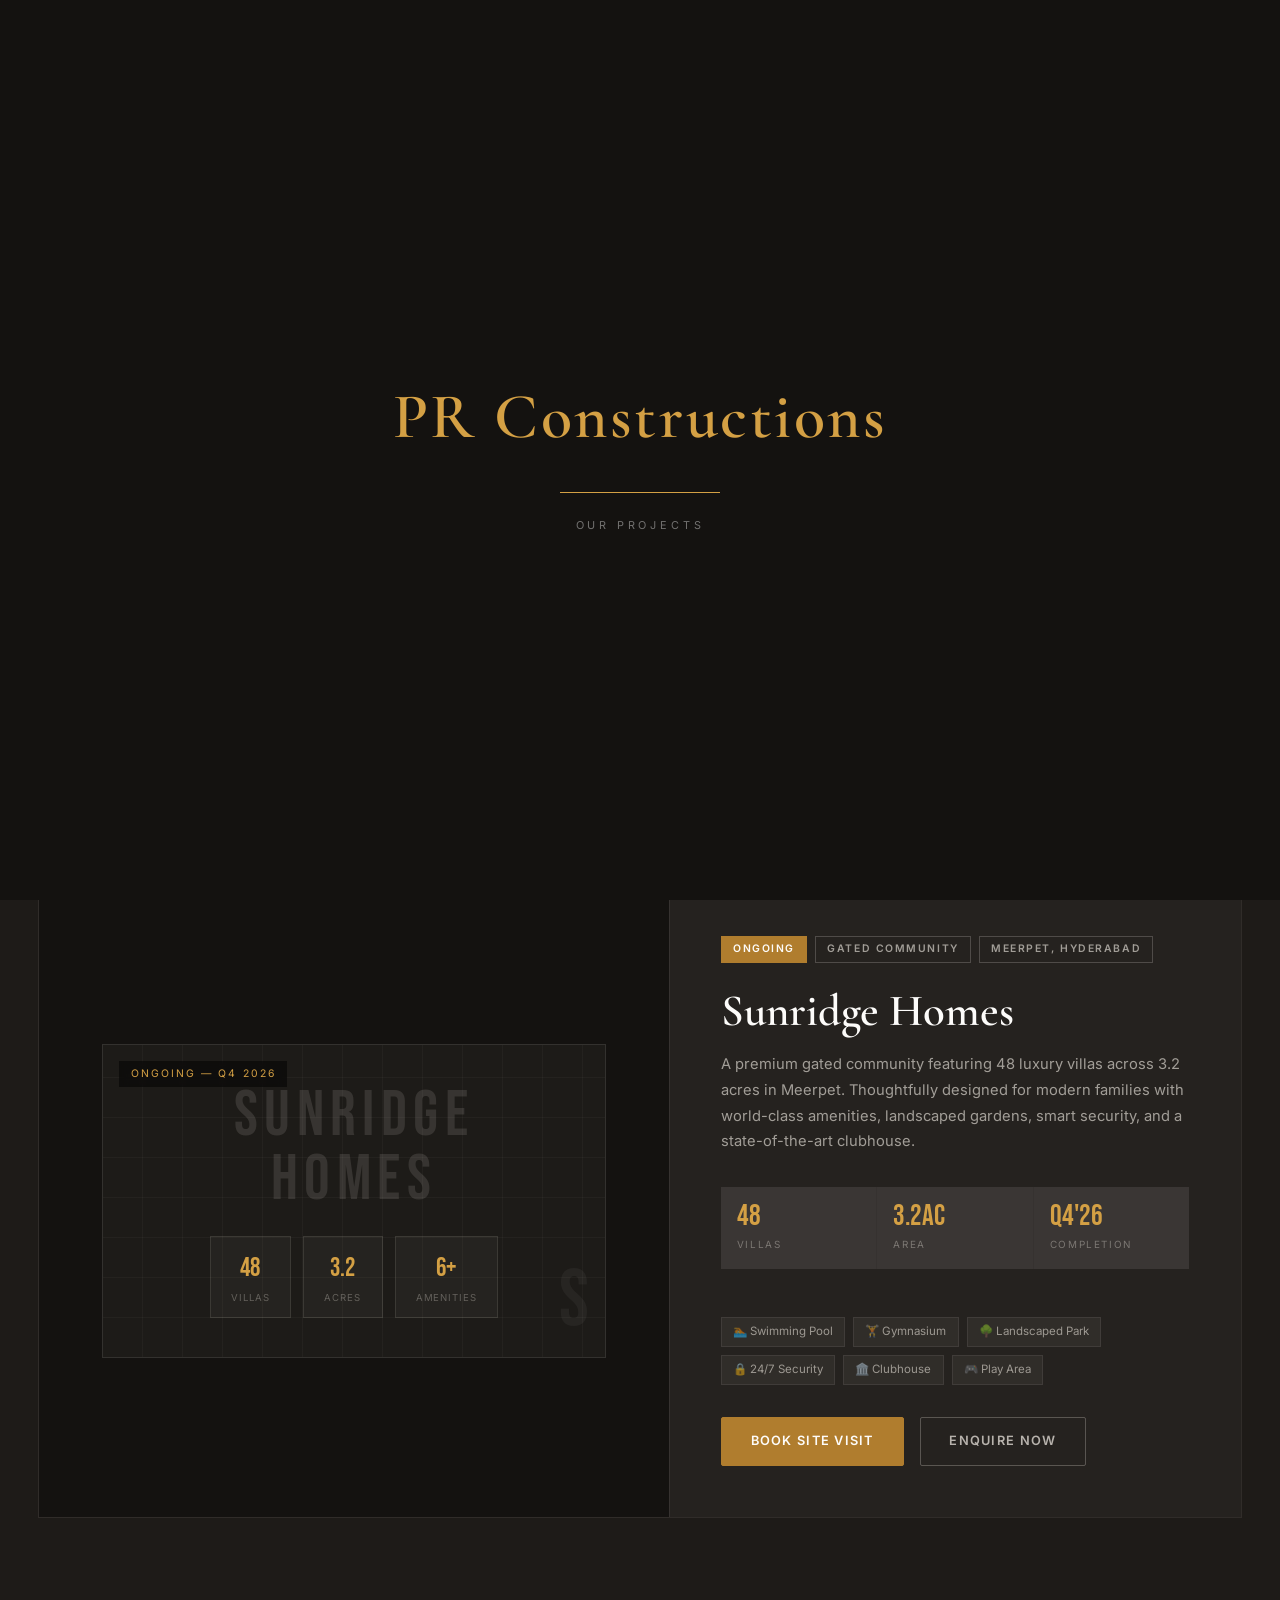
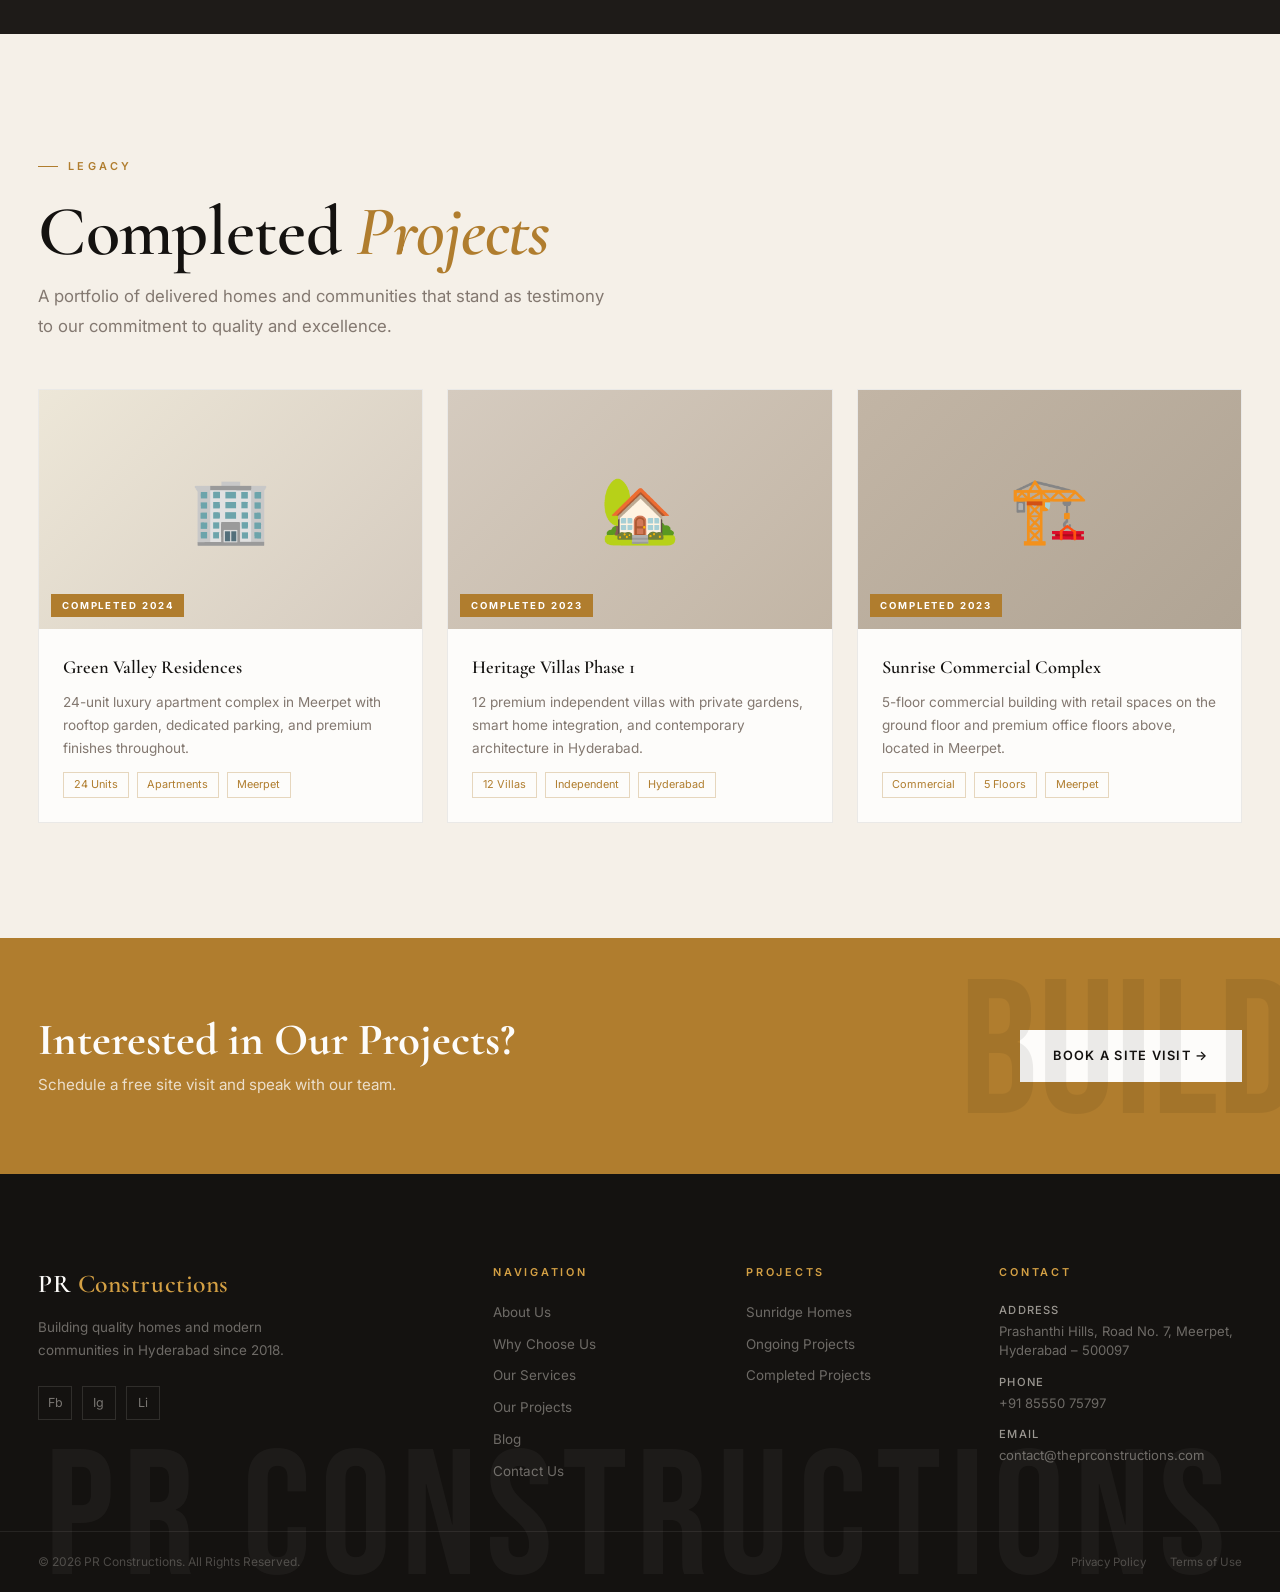
<file: projects.html>
<!DOCTYPE html>
<html lang="en">
<head>
  <meta charset="UTF-8"/>
  <meta name="viewport" content="width=device-width, initial-scale=1.0"/>
  <title>Our Projects | PR Constructions | Hyderabad</title>
  <meta name="description" content="Explore PR Constructions' ongoing and completed projects including Sunridge Homes gated community in Meerpet, Hyderabad."/>
  <link rel="preconnect" href="https://fonts.googleapis.com"/>
  <link rel="preconnect" href="https://fonts.gstatic.com" crossorigin/>
  <link rel="stylesheet" href="css/style.css"/>
</head>
<body>
<div id="preloader" aria-hidden="true"><div class="pre-panel top"></div><div class="pre-panel bottom"></div><div class="pre-center"><div class="pre-logo"><span class="pre-logo-inner">PR <span>Constructions</span></span></div><div class="pre-line"><div class="pre-line-fill"></div></div><div class="pre-sub">Our Projects</div></div></div>
<div class="scroll-bar" aria-hidden="true"></div>
<div class="topbar"><div class="topbar-inner container"><div class="topbar-left"><a href="mailto:contact@theprconstructions.com">contact@theprconstructions.com</a><a href="tel:+918555075797">+91 85550 75797</a></div><div class="topbar-right"><a href="https://facebook.com/profile.php?id=61586020482415" target="_blank" rel="noopener">Fb</a><a href="https://instagram.com/prconstructions.co/" target="_blank" rel="noopener">Ig</a></div></div></div>
<nav id="nav" role="navigation"><div class="nav-inner container"><a href="index.html" class="nav-logo"><div class="nav-logo-mark">PR</div>PR <em>Constructions</em></a><div class="nav-links"><div class="nav-pill" aria-hidden="true"></div><div class="nav-item"><a href="index.html" class="nav-link">Home</a></div><div class="nav-item"><a href="about.html" class="nav-link">About Us</a></div><div class="nav-item"><a href="projects.html" class="nav-link active">Projects ▾</a><div class="nav-dropdown"><a href="projects.html">Ongoing Projects</a><a href="projects.html#completed">Completed Projects</a></div></div><div class="nav-item"><a href="why.html" class="nav-link">Why Us</a></div><div class="nav-item"><a href="services.html" class="nav-link">Services</a></div><div class="nav-item"><a href="blog.html" class="nav-link">Blog</a></div></div><a href="contact.html" class="nav-link nav-cta-btn">Contact Us</a><button class="nav-burger" aria-label="Toggle menu" aria-expanded="false"><span></span><span></span><span></span></button></div></nav>
<nav class="mobile-nav"><a href="index.html">Home</a><a href="about.html">About Us</a><a href="projects.html">Projects</a><a href="why.html">Why Us</a><a href="services.html">Services</a><a href="blog.html">Blog</a><a href="contact.html" class="m-cta">Contact Us</a></nav>

<div class="page-hero">
  <div class="page-hero-bg-text" aria-hidden="true">PROJECTS</div>
  <div class="page-hero-inner">
    <div class="breadcrumb"><a href="index.html">Home</a><span class="sep">/</span><span>Projects</span></div>
    <h1 class="page-h1">Our <span>Projects</span></h1>
    <p class="page-sub">A portfolio of homes and communities built with precision, quality, and care.</p>
  </div>
</div>

<!-- ONGOING -->
<section class="section" style="background:var(--ink-2);color:var(--white)">
  <div class="container">
    <div class="label" data-reveal="up" style="color:var(--gold-bright)">Currently Building</div>
    <h2 class="h-display" style="color:var(--white)" data-reveal="up" data-delay="1">Ongoing <em>Projects</em></h2>
    <div class="project-feature" style="margin-top:3rem" data-reveal="up" data-delay="2">
      <div class="project-visual">
        <div class="project-visual-inner">
          <div class="project-visual-lines"></div>
          <div class="project-visual-label">Ongoing — Q4 2026</div>
          <div class="pv-large-text">S</div>
          <div style="position:absolute;inset:0;display:flex;align-items:center;justify-content:center;flex-direction:column;gap:1.5rem;padding:2rem">
            <div style="font-family:var(--f-num);font-size:clamp(2.5rem,5vw,4.5rem);color:rgba(245,240,232,0.12);text-align:center;line-height:1;letter-spacing:0.1em">SUNRIDGE<br>HOMES</div>
            <div style="display:flex;gap:0.75rem;flex-wrap:wrap;justify-content:center">
              <div style="background:rgba(245,240,232,0.04);border:1px solid rgba(245,240,232,0.1);padding:0.75rem 1.25rem;text-align:center;min-width:80px"><div style="font-family:var(--f-num);font-size:1.6rem;color:var(--gold-bright)">48</div><div style="font-size:0.6rem;color:rgba(245,240,232,0.3);letter-spacing:0.1em;text-transform:uppercase">Villas</div></div>
              <div style="background:rgba(245,240,232,0.04);border:1px solid rgba(245,240,232,0.1);padding:0.75rem 1.25rem;text-align:center;min-width:80px"><div style="font-family:var(--f-num);font-size:1.6rem;color:var(--gold-bright)">3.2</div><div style="font-size:0.6rem;color:rgba(245,240,232,0.3);letter-spacing:0.1em;text-transform:uppercase">Acres</div></div>
              <div style="background:rgba(245,240,232,0.04);border:1px solid rgba(245,240,232,0.1);padding:0.75rem 1.25rem;text-align:center;min-width:80px"><div style="font-family:var(--f-num);font-size:1.6rem;color:var(--gold-bright)">6+</div><div style="font-size:0.6rem;color:rgba(245,240,232,0.3);letter-spacing:0.1em;text-transform:uppercase">Amenities</div></div>
            </div>
          </div>
        </div>
      </div>
      <div class="project-info">
        <div class="project-tags"><span class="ptag highlight">Ongoing</span><span class="ptag">Gated Community</span><span class="ptag">Meerpet, Hyderabad</span></div>
        <h3 class="project-name">Sunridge Homes</h3>
        <p class="project-desc">A premium gated community featuring 48 luxury villas across 3.2 acres in Meerpet. Thoughtfully designed for modern families with world-class amenities, landscaped gardens, smart security, and a state-of-the-art clubhouse.</p>
        <div class="project-specs">
          <div class="spec"><div class="spec-n">48</div><div class="spec-l">Villas</div></div>
          <div class="spec"><div class="spec-n">3.2ac</div><div class="spec-l">Area</div></div>
          <div class="spec"><div class="spec-n">Q4'26</div><div class="spec-l">Completion</div></div>
        </div>
        <div class="amenities-list">
          <span class="amenity">🏊 Swimming Pool</span>
          <span class="amenity">🏋️ Gymnasium</span>
          <span class="amenity">🌳 Landscaped Park</span>
          <span class="amenity">🔒 24/7 Security</span>
          <span class="amenity">🏛️ Clubhouse</span>
          <span class="amenity">🎮 Play Area</span>
        </div>
        <div style="margin-top:2rem;display:flex;gap:1rem;flex-wrap:wrap">
          <a href="contact.html" class="btn btn-gold">Book Site Visit</a>
          <a href="contact.html" class="btn btn-outline" style="border-color:rgba(245,240,232,0.25);color:rgba(245,240,232,0.7)">Enquire Now</a>
        </div>
      </div>
    </div>
  </div>
</section>

<!-- COMPLETED -->
<section id="completed" class="section" style="background:var(--cream)">
  <div class="container">
    <div class="label" data-reveal="up">Legacy</div>
    <h2 class="h-display" data-reveal="up" data-delay="1">Completed <em>Projects</em></h2>
    <p class="body-text" data-reveal="up" data-delay="2" style="margin-top:0.75rem;max-width:580px">A portfolio of delivered homes and communities that stand as testimony to our commitment to quality and excellence.</p>
    <div style="display:grid;grid-template-columns:repeat(3,1fr);gap:1.5rem;margin-top:3rem" class="completed-grid">
      <div style="background:var(--white);border:1px solid rgba(20,18,16,0.08);overflow:hidden;transition:transform .3s var(--ease),box-shadow .3s" data-reveal="up" data-delay="1" onmouseover="this.style.transform='translateY(-4px)';this.style.boxShadow='0 12px 40px rgba(0,0,0,0.09)'" onmouseout="this.style.transform='';this.style.boxShadow=''">
        <div style="background:linear-gradient(135deg,#EDE7D8,#D5CBBF);aspect-ratio:16/10;display:flex;align-items:center;justify-content:center;font-size:4rem;position:relative"><span style="position:absolute;bottom:0.75rem;left:0.75rem;background:var(--gold);color:#fff;font-size:0.6rem;letter-spacing:0.2em;text-transform:uppercase;padding:0.25rem 0.65rem;font-weight:700">Completed 2024</span>🏢</div>
        <div style="padding:1.5rem">
          <h3 style="font-family:var(--f-display);font-size:1.15rem;font-weight:600;color:var(--ink);margin-bottom:0.5rem">Green Valley Residences</h3>
          <p class="body-sm">24-unit luxury apartment complex in Meerpet with rooftop garden, dedicated parking, and premium finishes throughout.</p>
          <div style="display:flex;gap:0.5rem;flex-wrap:wrap;margin-top:0.75rem">
            <span style="font-size:0.68rem;border:1px solid rgba(176,125,46,0.3);color:var(--gold);padding:0.2rem 0.6rem">24 Units</span>
            <span style="font-size:0.68rem;border:1px solid rgba(176,125,46,0.3);color:var(--gold);padding:0.2rem 0.6rem">Apartments</span>
            <span style="font-size:0.68rem;border:1px solid rgba(176,125,46,0.3);color:var(--gold);padding:0.2rem 0.6rem">Meerpet</span>
          </div>
        </div>
      </div>
      <div style="background:var(--white);border:1px solid rgba(20,18,16,0.08);overflow:hidden;transition:transform .3s var(--ease),box-shadow .3s" data-reveal="up" data-delay="2" onmouseover="this.style.transform='translateY(-4px)';this.style.boxShadow='0 12px 40px rgba(0,0,0,0.09)'" onmouseout="this.style.transform='';this.style.boxShadow=''">
        <div style="background:linear-gradient(135deg,#D5CBBF,#C2B5A5);aspect-ratio:16/10;display:flex;align-items:center;justify-content:center;font-size:4rem;position:relative"><span style="position:absolute;bottom:0.75rem;left:0.75rem;background:var(--gold);color:#fff;font-size:0.6rem;letter-spacing:0.2em;text-transform:uppercase;padding:0.25rem 0.65rem;font-weight:700">Completed 2023</span>🏡</div>
        <div style="padding:1.5rem">
          <h3 style="font-family:var(--f-display);font-size:1.15rem;font-weight:600;color:var(--ink);margin-bottom:0.5rem">Heritage Villas Phase 1</h3>
          <p class="body-sm">12 premium independent villas with private gardens, smart home integration, and contemporary architecture in Hyderabad.</p>
          <div style="display:flex;gap:0.5rem;flex-wrap:wrap;margin-top:0.75rem">
            <span style="font-size:0.68rem;border:1px solid rgba(176,125,46,0.3);color:var(--gold);padding:0.2rem 0.6rem">12 Villas</span>
            <span style="font-size:0.68rem;border:1px solid rgba(176,125,46,0.3);color:var(--gold);padding:0.2rem 0.6rem">Independent</span>
            <span style="font-size:0.68rem;border:1px solid rgba(176,125,46,0.3);color:var(--gold);padding:0.2rem 0.6rem">Hyderabad</span>
          </div>
        </div>
      </div>
      <div style="background:var(--white);border:1px solid rgba(20,18,16,0.08);overflow:hidden;transition:transform .3s var(--ease),box-shadow .3s" data-reveal="up" data-delay="3" onmouseover="this.style.transform='translateY(-4px)';this.style.boxShadow='0 12px 40px rgba(0,0,0,0.09)'" onmouseout="this.style.transform='';this.style.boxShadow=''">
        <div style="background:linear-gradient(135deg,#C2B5A5,#B0A494);aspect-ratio:16/10;display:flex;align-items:center;justify-content:center;font-size:4rem;position:relative"><span style="position:absolute;bottom:0.75rem;left:0.75rem;background:var(--gold);color:#fff;font-size:0.6rem;letter-spacing:0.2em;text-transform:uppercase;padding:0.25rem 0.65rem;font-weight:700">Completed 2023</span>🏗️</div>
        <div style="padding:1.5rem">
          <h3 style="font-family:var(--f-display);font-size:1.15rem;font-weight:600;color:var(--ink);margin-bottom:0.5rem">Sunrise Commercial Complex</h3>
          <p class="body-sm">5-floor commercial building with retail spaces on the ground floor and premium office floors above, located in Meerpet.</p>
          <div style="display:flex;gap:0.5rem;flex-wrap:wrap;margin-top:0.75rem">
            <span style="font-size:0.68rem;border:1px solid rgba(176,125,46,0.3);color:var(--gold);padding:0.2rem 0.6rem">Commercial</span>
            <span style="font-size:0.68rem;border:1px solid rgba(176,125,46,0.3);color:var(--gold);padding:0.2rem 0.6rem">5 Floors</span>
            <span style="font-size:0.68rem;border:1px solid rgba(176,125,46,0.3);color:var(--gold);padding:0.2rem 0.6rem">Meerpet</span>
          </div>
        </div>
      </div>
    </div>
  </div>
</section>

<div class="cta-band"><div class="container"><div class="cta-band-inner"><div data-reveal="left"><h2 class="cta-heading">Interested in Our Projects?</h2><p class="cta-sub">Schedule a free site visit and speak with our team.</p></div><a href="contact.html" class="btn-white" data-reveal="right">Book a Site Visit →</a></div></div></div>

<footer>
  <div class="footer-watermark" aria-hidden="true">PR CONSTRUCTIONS</div>
  <div class="footer-top">
    <div><div class="f-brand-logo">PR <em>Constructions</em></div><p class="f-desc">Building quality homes and modern communities in Hyderabad since 2018.</p><div class="f-social"><a href="https://facebook.com/profile.php?id=61586020482415" target="_blank" rel="noopener">Fb</a><a href="https://instagram.com/prconstructions.co/" target="_blank" rel="noopener">Ig</a><a href="https://linkedin.com" target="_blank" rel="noopener">Li</a></div></div>
    <div><div class="f-col-title">Navigation</div><ul class="f-links"><li><a href="about.html">About Us</a></li><li><a href="why.html">Why Choose Us</a></li><li><a href="services.html">Our Services</a></li><li><a href="projects.html">Our Projects</a></li><li><a href="blog.html">Blog</a></li><li><a href="contact.html">Contact Us</a></li></ul></div>
    <div><div class="f-col-title">Projects</div><ul class="f-links"><li><a href="projects.html">Sunridge Homes</a></li><li><a href="projects.html">Ongoing Projects</a></li><li><a href="projects.html#completed">Completed Projects</a></li></ul></div>
    <div><div class="f-col-title">Contact</div><div class="f-contact-list"><div class="f-ci"><strong>Address</strong>Prashanthi Hills, Road No. 7, Meerpet, Hyderabad – 500097</div><div class="f-ci"><strong>Phone</strong><a href="tel:+918555075797">+91 85550 75797</a></div><div class="f-ci"><strong>Email</strong><a href="mailto:contact@theprconstructions.com">contact@theprconstructions.com</a></div></div></div>
  </div>
  <div class="footer-bottom"><div class="f-copy">© 2026 PR Constructions. All Rights Reserved.</div><div class="f-bottom-links"><a href="#">Privacy Policy</a><a href="#">Terms of Use</a></div></div>
</footer>
<button id="back-top" aria-label="Back to top">↑</button>
<script src="js/main.js"></script>
<style>@media(max-width:768px){.completed-grid{grid-template-columns:1fr!important}}</style>
</body>
</html>
</file>
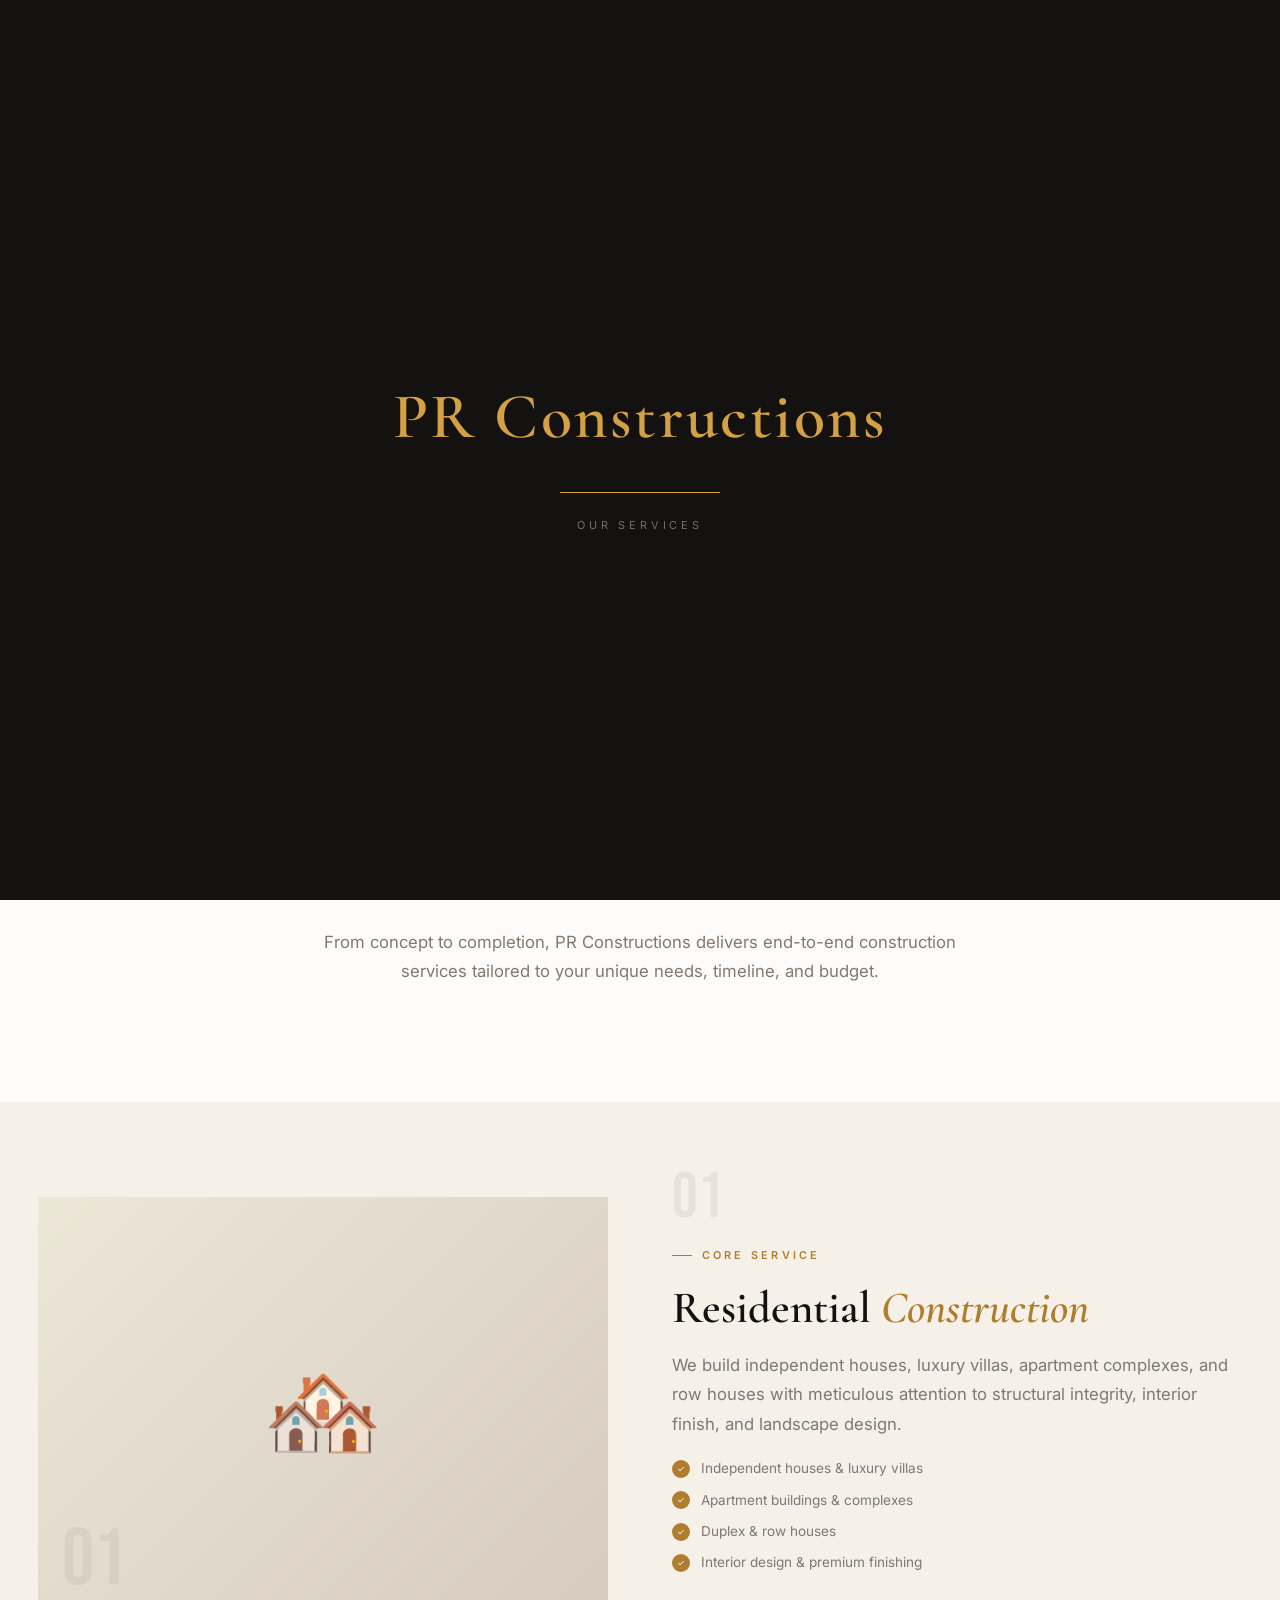
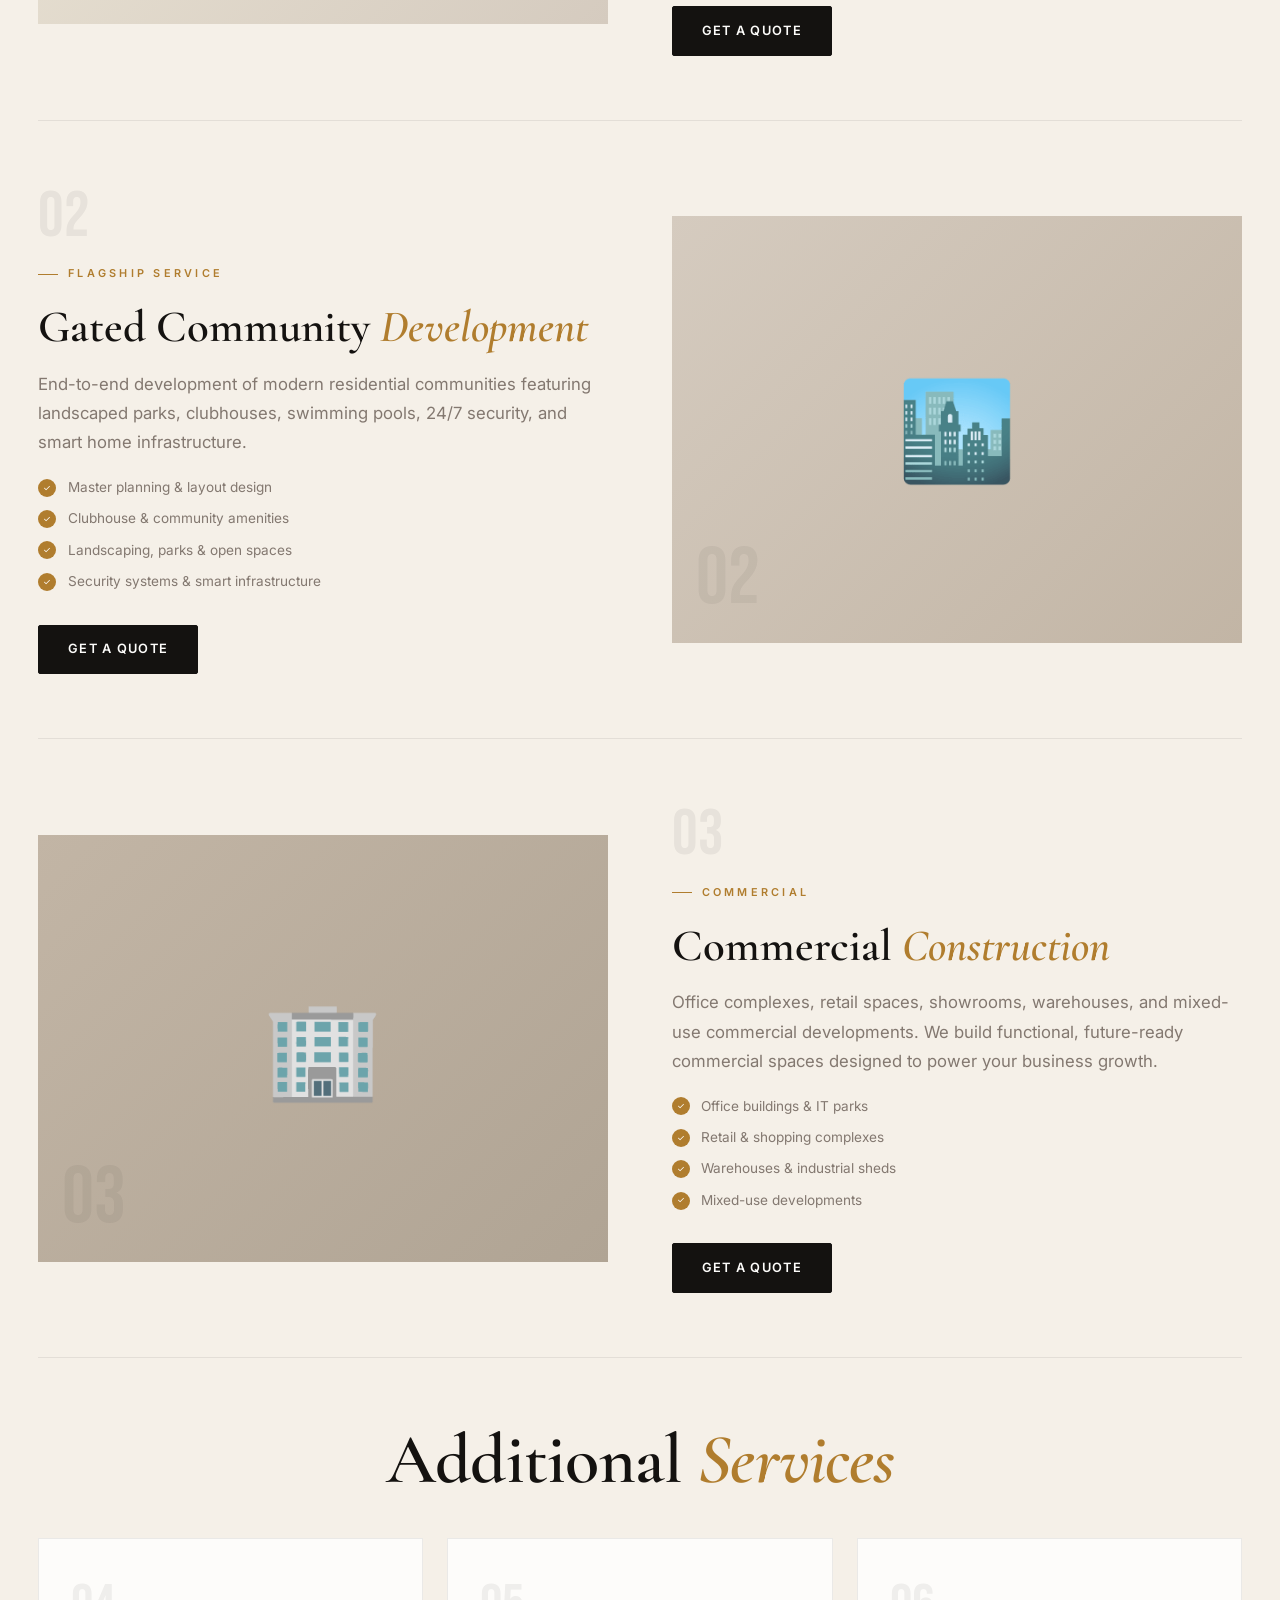
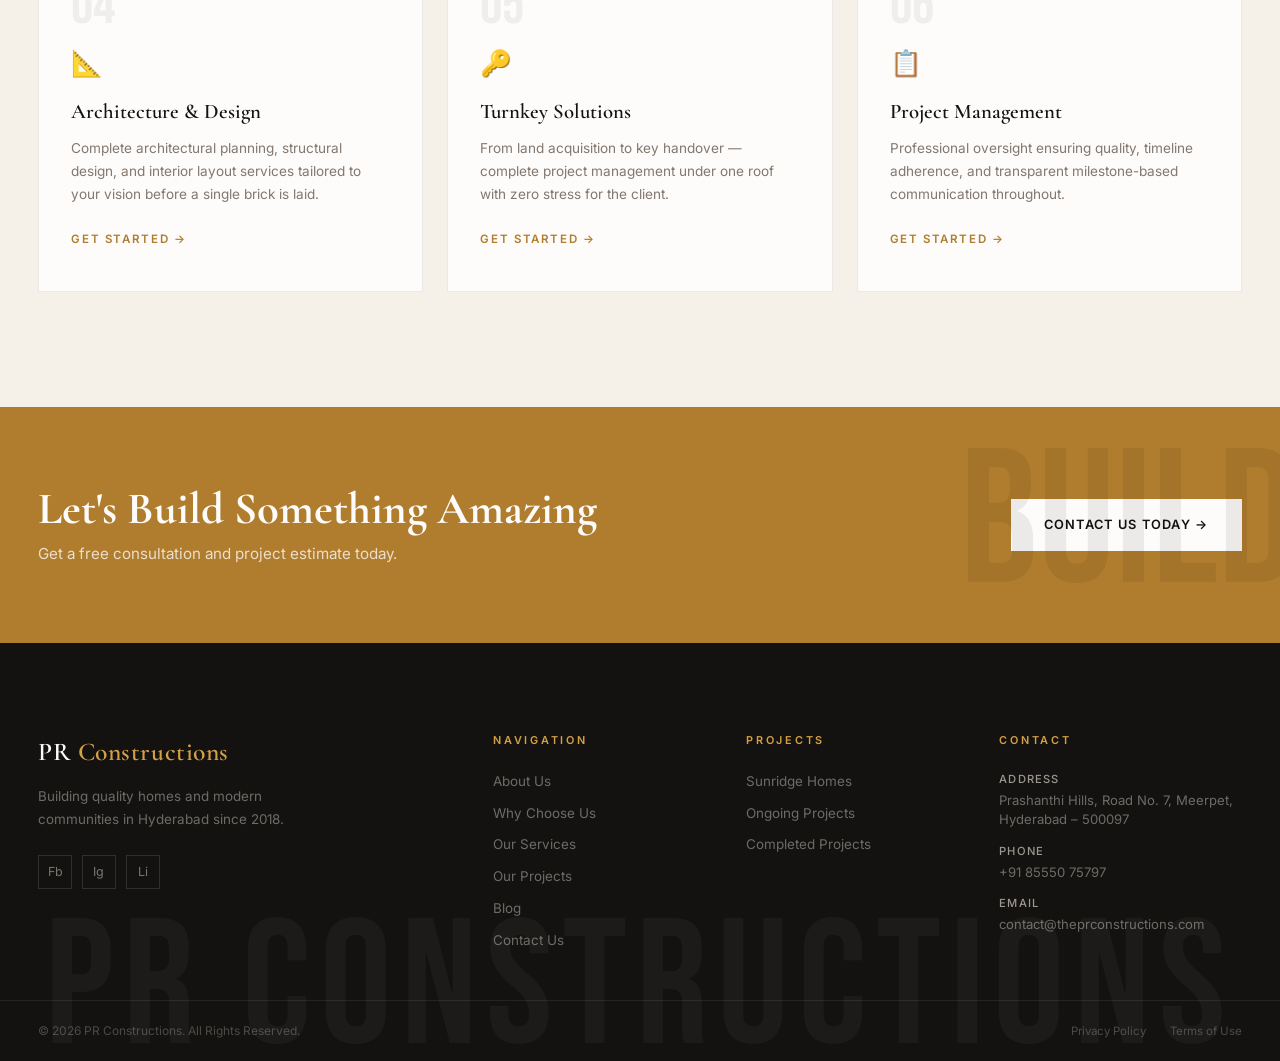
<file: services.html>
<!DOCTYPE html>
<html lang="en">
<head>
  <meta charset="UTF-8"/>
  <meta name="viewport" content="width=device-width, initial-scale=1.0"/>
  <title>Our Services | PR Constructions | Hyderabad</title>
  <meta name="description" content="Residential construction, gated community development, commercial projects, architecture & design, and turnkey solutions in Hyderabad."/>
  <link rel="preconnect" href="https://fonts.googleapis.com"/>
  <link rel="preconnect" href="https://fonts.gstatic.com" crossorigin/>
  <link rel="stylesheet" href="css/style.css"/>
</head>
<body>

<div id="preloader" aria-hidden="true">
  <div class="pre-panel top"></div><div class="pre-panel bottom"></div>
  <div class="pre-center">
    <div class="pre-logo"><span class="pre-logo-inner">PR <span>Constructions</span></span></div>
    <div class="pre-line"><div class="pre-line-fill"></div></div>
    <div class="pre-sub">Our Services</div>
  </div>
</div>
<div class="scroll-bar" aria-hidden="true"></div>

<div class="topbar"><div class="topbar-inner container">
  <div class="topbar-left">
    <a href="mailto:contact@theprconstructions.com">contact@theprconstructions.com</a>
    <a href="tel:+918555075797">+91 85550 75797</a>
  </div>
  <div class="topbar-right">
    <a href="https://facebook.com/profile.php?id=61586020482415" target="_blank" rel="noopener">Fb</a>
    <a href="https://instagram.com/prconstructions.co/" target="_blank" rel="noopener">Ig</a>
  </div>
</div></div>

<nav id="nav" role="navigation">
  <div class="nav-inner container">
    <a href="index.html" class="nav-logo"><div class="nav-logo-mark">PR</div>PR <em>Constructions</em></a>
    <div class="nav-links">
      <div class="nav-pill" aria-hidden="true"></div>
      <div class="nav-item"><a href="index.html" class="nav-link">Home</a></div>
      <div class="nav-item"><a href="about.html" class="nav-link">About Us</a></div>
      <div class="nav-item"><a href="projects.html" class="nav-link">Projects ▾</a>
        <div class="nav-dropdown"><a href="projects.html">Ongoing Projects</a><a href="projects.html#completed">Completed Projects</a></div>
      </div>
      <div class="nav-item"><a href="why.html" class="nav-link">Why Us</a></div>
      <div class="nav-item"><a href="services.html" class="nav-link active">Services</a></div>
      <div class="nav-item"><a href="blog.html" class="nav-link">Blog</a></div>
    </div>
    <a href="contact.html" class="nav-link nav-cta-btn">Contact Us</a>
    <button class="nav-burger" aria-label="Toggle menu" aria-expanded="false"><span></span><span></span><span></span></button>
  </div>
</nav>
<nav class="mobile-nav"><a href="index.html">Home</a><a href="about.html">About Us</a><a href="projects.html">Projects</a><a href="why.html">Why Us</a><a href="services.html">Services</a><a href="blog.html">Blog</a><a href="contact.html" class="m-cta">Contact Us</a></nav>

<!-- PAGE HERO -->
<div class="page-hero">
  <div class="page-hero-bg-text" aria-hidden="true">SERVICES</div>
  <div class="page-hero-inner">
    <div class="breadcrumb"><a href="index.html">Home</a><span class="sep">/</span><span>Services</span></div>
    <h1 class="page-h1">Our <span>Services</span></h1>
    <p class="page-sub">Comprehensive construction solutions from concept to completion — tailored to your vision and budget.</p>
  </div>
</div>

<!-- SERVICES INTRO -->
<section class="section" style="background:var(--white)">
  <div class="container">
    <div style="max-width:680px;margin:0 auto;text-align:center">
      <div class="label" data-reveal="up" style="justify-content:center">What We Offer</div>
      <h2 class="h-display" data-reveal="up" data-delay="1">Comprehensive <em>Construction</em> Solutions</h2>
      <p class="body-text" data-reveal="up" data-delay="2" style="margin-top:1rem">From concept to completion, PR Constructions delivers end-to-end construction services tailored to your unique needs, timeline, and budget.</p>
    </div>
  </div>
</section>

<!-- DETAILED SERVICES -->
<section class="section" style="background:var(--cream);padding-top:0">
  <div class="container">

    <!-- Service 1 -->
    <div style="display:grid;grid-template-columns:1fr 1fr;gap:clamp(2.5rem,5vw,6rem);align-items:center;padding:clamp(3rem,5vw,5rem) 0;border-bottom:1px solid rgba(20,18,16,0.08)" class="svc-row">
      <div data-reveal="left">
        <div style="background:linear-gradient(135deg,#EDE7D8,#D5CBBF);aspect-ratio:4/3;display:flex;align-items:center;justify-content:center;font-size:6rem;position:relative;overflow:hidden">
          🏘️
          <div style="position:absolute;bottom:1.5rem;left:1.5rem;font-family:var(--f-num);font-size:5rem;color:rgba(20,18,16,0.05);line-height:1">01</div>
        </div>
      </div>
      <div data-reveal="right">
        <div style="font-family:var(--f-num);font-size:4rem;color:rgba(20,18,16,0.06);line-height:1;margin-bottom:0.5rem">01</div>
        <div class="label" style="margin-top:-0.5rem">Core Service</div>
        <h2 class="h-lg" style="margin-bottom:1rem">Residential <em>Construction</em></h2>
        <p class="body-text">We build independent houses, luxury villas, apartment complexes, and row houses with meticulous attention to structural integrity, interior finish, and landscape design.</p>
        <ul style="margin-top:1.2rem;display:flex;flex-direction:column;gap:0.6rem">
          <li style="display:flex;align-items:center;gap:0.7rem;font-size:0.85rem;color:var(--mid)"><span style="width:18px;height:18px;background:var(--gold);border-radius:50%;display:flex;align-items:center;justify-content:center;font-size:0.55rem;color:#fff;flex-shrink:0">✓</span>Independent houses &amp; luxury villas</li>
          <li style="display:flex;align-items:center;gap:0.7rem;font-size:0.85rem;color:var(--mid)"><span style="width:18px;height:18px;background:var(--gold);border-radius:50%;display:flex;align-items:center;justify-content:center;font-size:0.55rem;color:#fff;flex-shrink:0">✓</span>Apartment buildings &amp; complexes</li>
          <li style="display:flex;align-items:center;gap:0.7rem;font-size:0.85rem;color:var(--mid)"><span style="width:18px;height:18px;background:var(--gold);border-radius:50%;display:flex;align-items:center;justify-content:center;font-size:0.55rem;color:#fff;flex-shrink:0">✓</span>Duplex &amp; row houses</li>
          <li style="display:flex;align-items:center;gap:0.7rem;font-size:0.85rem;color:var(--mid)"><span style="width:18px;height:18px;background:var(--gold);border-radius:50%;display:flex;align-items:center;justify-content:center;font-size:0.55rem;color:#fff;flex-shrink:0">✓</span>Interior design &amp; premium finishing</li>
        </ul>
        <div style="margin-top:2rem"><a href="contact.html" class="btn btn-ink">Get a Quote</a></div>
      </div>
    </div>

    <!-- Service 2 -->
    <div style="display:grid;grid-template-columns:1fr 1fr;gap:clamp(2.5rem,5vw,6rem);align-items:center;padding:clamp(3rem,5vw,5rem) 0;border-bottom:1px solid rgba(20,18,16,0.08)" class="svc-row">
      <div data-reveal="left">
        <div style="font-family:var(--f-num);font-size:4rem;color:rgba(20,18,16,0.06);line-height:1;margin-bottom:0.5rem">02</div>
        <div class="label" style="margin-top:-0.5rem">Flagship Service</div>
        <h2 class="h-lg" style="margin-bottom:1rem">Gated Community <em>Development</em></h2>
        <p class="body-text">End-to-end development of modern residential communities featuring landscaped parks, clubhouses, swimming pools, 24/7 security, and smart home infrastructure.</p>
        <ul style="margin-top:1.2rem;display:flex;flex-direction:column;gap:0.6rem">
          <li style="display:flex;align-items:center;gap:0.7rem;font-size:0.85rem;color:var(--mid)"><span style="width:18px;height:18px;background:var(--gold);border-radius:50%;display:flex;align-items:center;justify-content:center;font-size:0.55rem;color:#fff;flex-shrink:0">✓</span>Master planning &amp; layout design</li>
          <li style="display:flex;align-items:center;gap:0.7rem;font-size:0.85rem;color:var(--mid)"><span style="width:18px;height:18px;background:var(--gold);border-radius:50%;display:flex;align-items:center;justify-content:center;font-size:0.55rem;color:#fff;flex-shrink:0">✓</span>Clubhouse &amp; community amenities</li>
          <li style="display:flex;align-items:center;gap:0.7rem;font-size:0.85rem;color:var(--mid)"><span style="width:18px;height:18px;background:var(--gold);border-radius:50%;display:flex;align-items:center;justify-content:center;font-size:0.55rem;color:#fff;flex-shrink:0">✓</span>Landscaping, parks &amp; open spaces</li>
          <li style="display:flex;align-items:center;gap:0.7rem;font-size:0.85rem;color:var(--mid)"><span style="width:18px;height:18px;background:var(--gold);border-radius:50%;display:flex;align-items:center;justify-content:center;font-size:0.55rem;color:#fff;flex-shrink:0">✓</span>Security systems &amp; smart infrastructure</li>
        </ul>
        <div style="margin-top:2rem"><a href="contact.html" class="btn btn-ink">Get a Quote</a></div>
      </div>
      <div data-reveal="right">
        <div style="background:linear-gradient(135deg,#D5CBBF,#C2B5A5);aspect-ratio:4/3;display:flex;align-items:center;justify-content:center;font-size:6rem;position:relative;overflow:hidden">
          🏙️
          <div style="position:absolute;bottom:1.5rem;left:1.5rem;font-family:var(--f-num);font-size:5rem;color:rgba(20,18,16,0.05);line-height:1">02</div>
        </div>
      </div>
    </div>

    <!-- Service 3 -->
    <div style="display:grid;grid-template-columns:1fr 1fr;gap:clamp(2.5rem,5vw,6rem);align-items:center;padding:clamp(3rem,5vw,5rem) 0;border-bottom:1px solid rgba(20,18,16,0.08)" class="svc-row">
      <div data-reveal="left">
        <div style="background:linear-gradient(135deg,#C2B5A5,#B0A494);aspect-ratio:4/3;display:flex;align-items:center;justify-content:center;font-size:6rem;position:relative;overflow:hidden">
          🏢
          <div style="position:absolute;bottom:1.5rem;left:1.5rem;font-family:var(--f-num);font-size:5rem;color:rgba(20,18,16,0.05);line-height:1">03</div>
        </div>
      </div>
      <div data-reveal="right">
        <div style="font-family:var(--f-num);font-size:4rem;color:rgba(20,18,16,0.06);line-height:1;margin-bottom:0.5rem">03</div>
        <div class="label" style="margin-top:-0.5rem">Commercial</div>
        <h2 class="h-lg" style="margin-bottom:1rem">Commercial <em>Construction</em></h2>
        <p class="body-text">Office complexes, retail spaces, showrooms, warehouses, and mixed-use commercial developments. We build functional, future-ready commercial spaces designed to power your business growth.</p>
        <ul style="margin-top:1.2rem;display:flex;flex-direction:column;gap:0.6rem">
          <li style="display:flex;align-items:center;gap:0.7rem;font-size:0.85rem;color:var(--mid)"><span style="width:18px;height:18px;background:var(--gold);border-radius:50%;display:flex;align-items:center;justify-content:center;font-size:0.55rem;color:#fff;flex-shrink:0">✓</span>Office buildings &amp; IT parks</li>
          <li style="display:flex;align-items:center;gap:0.7rem;font-size:0.85rem;color:var(--mid)"><span style="width:18px;height:18px;background:var(--gold);border-radius:50%;display:flex;align-items:center;justify-content:center;font-size:0.55rem;color:#fff;flex-shrink:0">✓</span>Retail &amp; shopping complexes</li>
          <li style="display:flex;align-items:center;gap:0.7rem;font-size:0.85rem;color:var(--mid)"><span style="width:18px;height:18px;background:var(--gold);border-radius:50%;display:flex;align-items:center;justify-content:center;font-size:0.55rem;color:#fff;flex-shrink:0">✓</span>Warehouses &amp; industrial sheds</li>
          <li style="display:flex;align-items:center;gap:0.7rem;font-size:0.85rem;color:var(--mid)"><span style="width:18px;height:18px;background:var(--gold);border-radius:50%;display:flex;align-items:center;justify-content:center;font-size:0.55rem;color:#fff;flex-shrink:0">✓</span>Mixed-use developments</li>
        </ul>
        <div style="margin-top:2rem"><a href="contact.html" class="btn btn-ink">Get a Quote</a></div>
      </div>
    </div>

    <!-- Additional services grid -->
    <div style="margin-top:4rem">
      <div style="text-align:center;margin-bottom:2.5rem">
        <h2 class="h-display" data-reveal="up">Additional <em>Services</em></h2>
      </div>
      <div class="services-grid">
        <div class="service-card" data-reveal="up" data-delay="1">
          <div class="service-num">04</div>
          <div class="service-icon">📐</div>
          <h3 class="service-title">Architecture &amp; Design</h3>
          <p class="service-desc">Complete architectural planning, structural design, and interior layout services tailored to your vision before a single brick is laid.</p>
          <a href="contact.html" class="service-link">Get Started →</a>
        </div>
        <div class="service-card" data-reveal="up" data-delay="2">
          <div class="service-num">05</div>
          <div class="service-icon">🔑</div>
          <h3 class="service-title">Turnkey Solutions</h3>
          <p class="service-desc">From land acquisition to key handover — complete project management under one roof with zero stress for the client.</p>
          <a href="contact.html" class="service-link">Get Started →</a>
        </div>
        <div class="service-card" data-reveal="up" data-delay="3">
          <div class="service-num">06</div>
          <div class="service-icon">📋</div>
          <h3 class="service-title">Project Management</h3>
          <p class="service-desc">Professional oversight ensuring quality, timeline adherence, and transparent milestone-based communication throughout.</p>
          <a href="contact.html" class="service-link">Get Started →</a>
        </div>
      </div>
    </div>
  </div>
</section>

<!-- CTA BAND -->
<div class="cta-band">
  <div class="container">
    <div class="cta-band-inner">
      <div data-reveal="left">
        <h2 class="cta-heading">Let's Build Something Amazing</h2>
        <p class="cta-sub">Get a free consultation and project estimate today.</p>
      </div>
      <a href="contact.html" class="btn-white" data-reveal="right">Contact Us Today →</a>
    </div>
  </div>
</div>

<footer>
  <div class="footer-watermark" aria-hidden="true">PR CONSTRUCTIONS</div>
  <div class="footer-top">
    <div><div class="f-brand-logo">PR <em>Constructions</em></div><p class="f-desc">Building quality homes and modern communities in Hyderabad since 2018.</p><div class="f-social"><a href="https://facebook.com/profile.php?id=61586020482415" target="_blank" rel="noopener">Fb</a><a href="https://instagram.com/prconstructions.co/" target="_blank" rel="noopener">Ig</a><a href="https://linkedin.com" target="_blank" rel="noopener">Li</a></div></div>
    <div><div class="f-col-title">Navigation</div><ul class="f-links"><li><a href="about.html">About Us</a></li><li><a href="why.html">Why Choose Us</a></li><li><a href="services.html">Our Services</a></li><li><a href="projects.html">Our Projects</a></li><li><a href="blog.html">Blog</a></li><li><a href="contact.html">Contact Us</a></li></ul></div>
    <div><div class="f-col-title">Projects</div><ul class="f-links"><li><a href="projects.html">Sunridge Homes</a></li><li><a href="projects.html">Ongoing Projects</a></li><li><a href="projects.html#completed">Completed Projects</a></li></ul></div>
    <div><div class="f-col-title">Contact</div><div class="f-contact-list"><div class="f-ci"><strong>Address</strong>Prashanthi Hills, Road No. 7, Meerpet, Hyderabad – 500097</div><div class="f-ci"><strong>Phone</strong><a href="tel:+918555075797">+91 85550 75797</a></div><div class="f-ci"><strong>Email</strong><a href="mailto:contact@theprconstructions.com">contact@theprconstructions.com</a></div></div></div>
  </div>
  <div class="footer-bottom"><div class="f-copy">© 2026 PR Constructions. All Rights Reserved.</div><div class="f-bottom-links"><a href="#">Privacy Policy</a><a href="#">Terms of Use</a></div></div>
</footer>
<button id="back-top" aria-label="Back to top">↑</button>
<script src="js/main.js"></script>
<style>@media(max-width:768px){.svc-row{grid-template-columns:1fr!important}}</style>
</body>
</html>
</file>
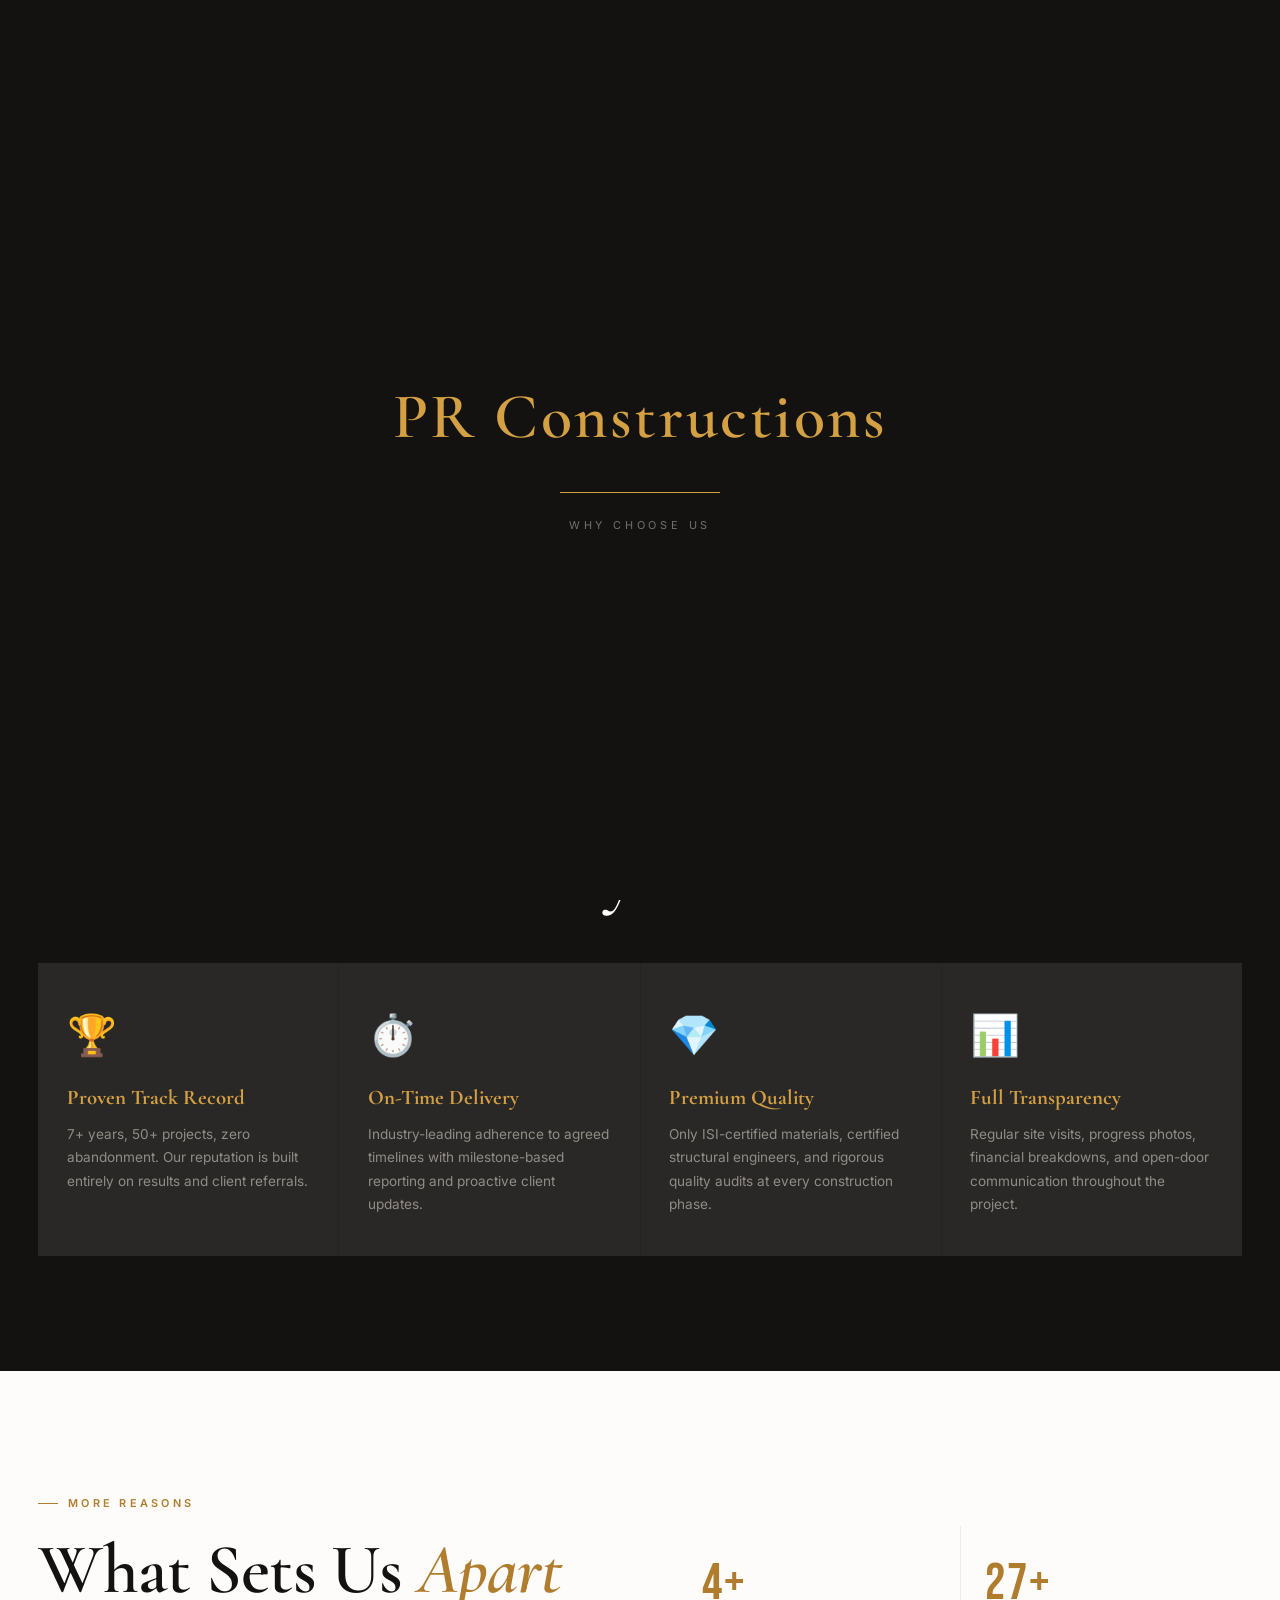
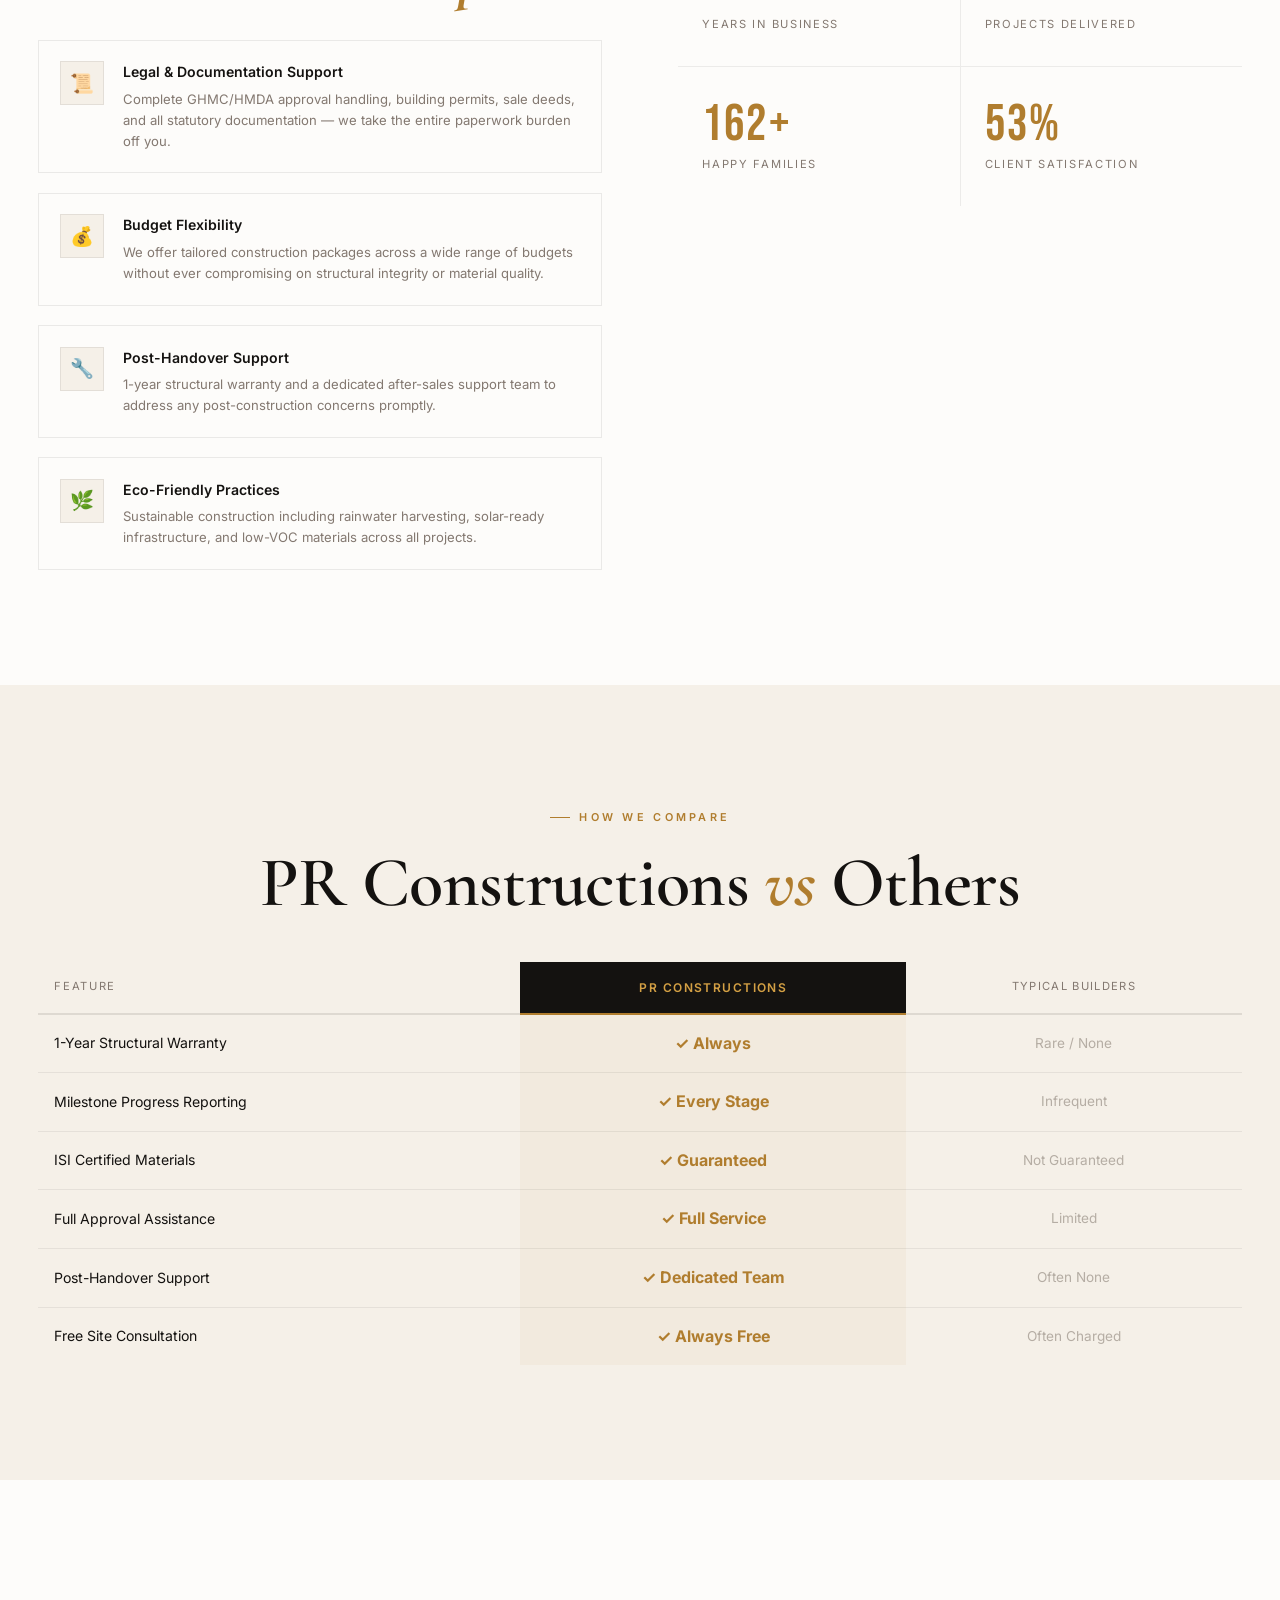
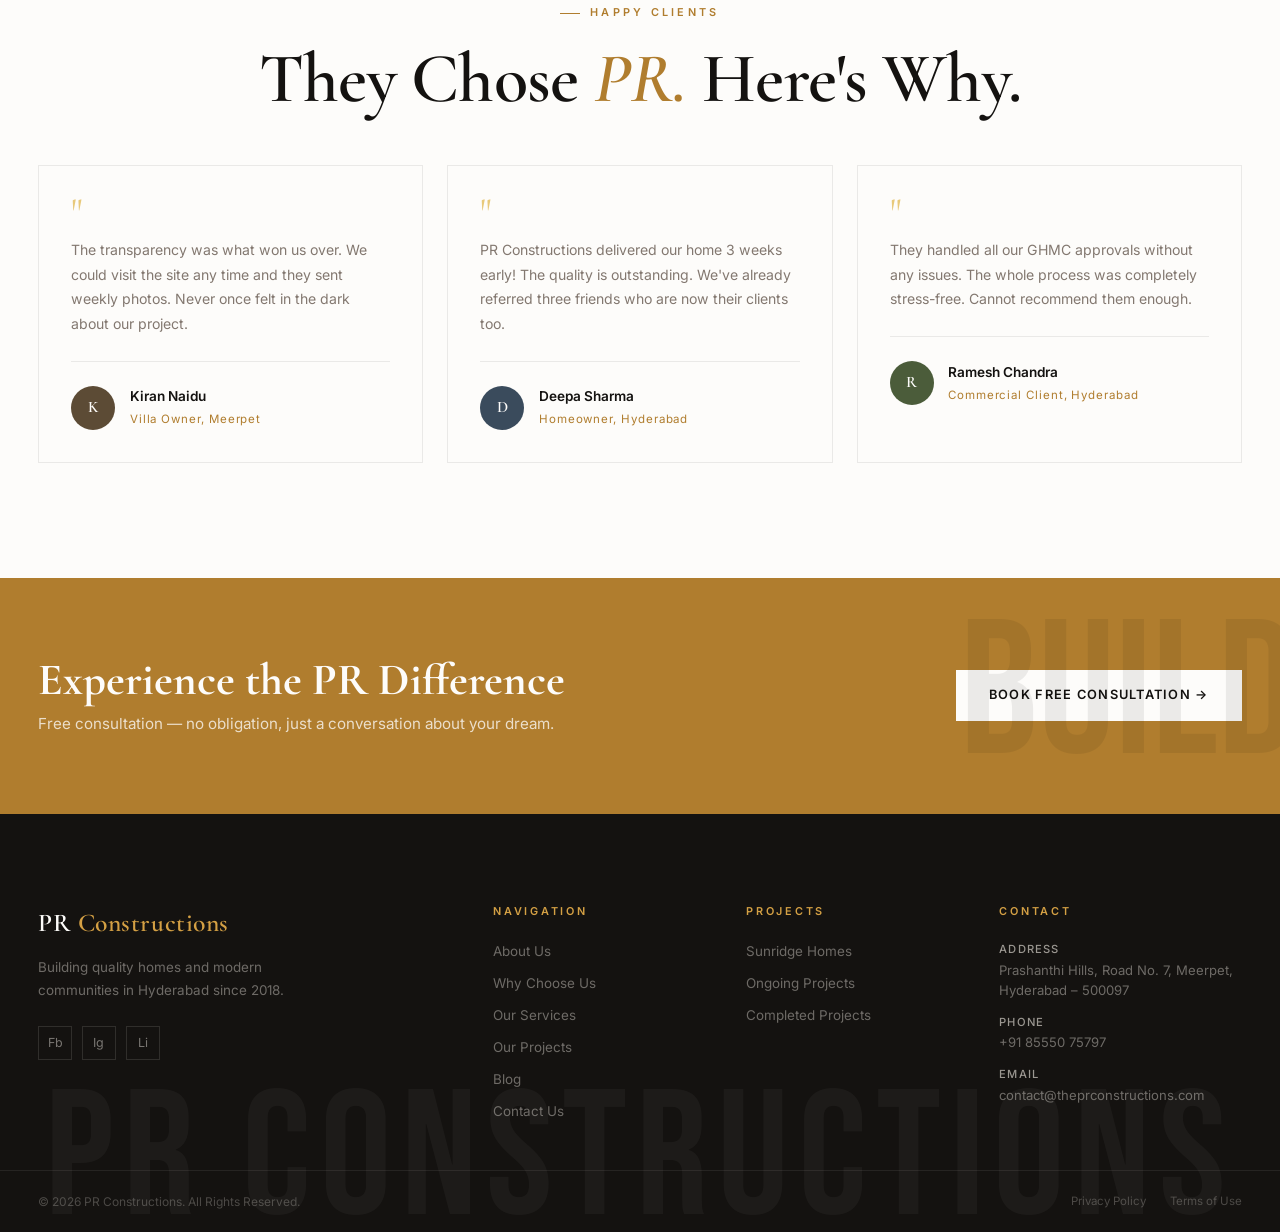
<file: why.html>
<!DOCTYPE html>
<html lang="en">
<head>
  <meta charset="UTF-8"/>
  <meta name="viewport" content="width=device-width, initial-scale=1.0"/>
  <title>Why Choose Us | PR Constructions | Hyderabad</title>
  <meta name="description" content="Discover why PR Constructions is Hyderabad's most trusted builder — quality, transparency, on-time delivery, and 300+ happy families."/>
  <link rel="preconnect" href="https://fonts.googleapis.com"/>
  <link rel="preconnect" href="https://fonts.gstatic.com" crossorigin/>
  <link rel="stylesheet" href="css/style.css"/>
</head>
<body>
<div id="preloader" aria-hidden="true"><div class="pre-panel top"></div><div class="pre-panel bottom"></div><div class="pre-center"><div class="pre-logo"><span class="pre-logo-inner">PR <span>Constructions</span></span></div><div class="pre-line"><div class="pre-line-fill"></div></div><div class="pre-sub">Why Choose Us</div></div></div>
<div class="scroll-bar" aria-hidden="true"></div>
<div class="topbar"><div class="topbar-inner container"><div class="topbar-left"><a href="mailto:contact@theprconstructions.com">contact@theprconstructions.com</a><a href="tel:+918555075797">+91 85550 75797</a></div><div class="topbar-right"><a href="https://facebook.com/profile.php?id=61586020482415" target="_blank" rel="noopener">Fb</a><a href="https://instagram.com/prconstructions.co/" target="_blank" rel="noopener">Ig</a></div></div></div>
<nav id="nav" role="navigation"><div class="nav-inner container"><a href="index.html" class="nav-logo"><div class="nav-logo-mark">PR</div>PR <em>Constructions</em></a><div class="nav-links"><div class="nav-pill" aria-hidden="true"></div><div class="nav-item"><a href="index.html" class="nav-link">Home</a></div><div class="nav-item"><a href="about.html" class="nav-link">About Us</a></div><div class="nav-item"><a href="projects.html" class="nav-link">Projects ▾</a><div class="nav-dropdown"><a href="projects.html">Ongoing Projects</a><a href="projects.html#completed">Completed Projects</a></div></div><div class="nav-item"><a href="why.html" class="nav-link active">Why Us</a></div><div class="nav-item"><a href="services.html" class="nav-link">Services</a></div><div class="nav-item"><a href="blog.html" class="nav-link">Blog</a></div></div><a href="contact.html" class="nav-link nav-cta-btn">Contact Us</a><button class="nav-burger" aria-label="Toggle menu" aria-expanded="false"><span></span><span></span><span></span></button></div></nav>
<nav class="mobile-nav"><a href="index.html">Home</a><a href="about.html">About Us</a><a href="projects.html">Projects</a><a href="why.html">Why Us</a><a href="services.html">Services</a><a href="blog.html">Blog</a><a href="contact.html" class="m-cta">Contact Us</a></nav>

<div class="page-hero">
  <div class="page-hero-bg-text" aria-hidden="true">WHY US</div>
  <div class="page-hero-inner">
    <div class="breadcrumb"><a href="index.html">Home</a><span class="sep">/</span><span>Why Choose Us</span></div>
    <h1 class="page-h1">Why <span>Choose</span> Us</h1>
    <p class="page-sub">Built on trust. Driven by excellence. Committed to your dream at every step.</p>
  </div>
</div>

<!-- 4 PILLARS DARK -->
<section class="section" style="background:var(--ink)">
  <div class="container">
    <div style="text-align:center;margin-bottom:clamp(2.5rem,4vw,4rem)">
      <div class="label" data-reveal="up" style="justify-content:center;color:var(--gold-bright)">The PR Difference</div>
      <h2 class="h-display" style="color:var(--white)" data-reveal="up" data-delay="1">Built on <em>Trust.</em><br>Driven by <em>Excellence.</em></h2>
    </div>
    <div style="display:grid;grid-template-columns:repeat(4,1fr);gap:1px;background:rgba(245,240,232,0.08)" class="pillars-grid">
      <div style="background:rgba(245,240,232,0.02);padding:2.5rem 1.8rem;transition:background .3s" data-reveal="up" data-delay="1" onmouseover="this.style.background='rgba(176,125,46,0.08)'" onmouseout="this.style.background='rgba(245,240,232,0.02)'">
        <div style="font-size:2.5rem;margin-bottom:1.2rem">🏆</div>
        <h3 style="font-family:var(--f-display);font-size:1.3rem;color:var(--gold-bright);margin-bottom:0.75rem;line-height:1.2">Proven Track Record</h3>
        <p style="font-size:0.85rem;color:rgba(245,240,232,0.5);line-height:1.7">7+ years, 50+ projects, zero abandonment. Our reputation is built entirely on results and client referrals.</p>
      </div>
      <div style="background:rgba(245,240,232,0.02);padding:2.5rem 1.8rem;transition:background .3s" data-reveal="up" data-delay="2" onmouseover="this.style.background='rgba(176,125,46,0.08)'" onmouseout="this.style.background='rgba(245,240,232,0.02)'">
        <div style="font-size:2.5rem;margin-bottom:1.2rem">⏱️</div>
        <h3 style="font-family:var(--f-display);font-size:1.3rem;color:var(--gold-bright);margin-bottom:0.75rem;line-height:1.2">On-Time Delivery</h3>
        <p style="font-size:0.85rem;color:rgba(245,240,232,0.5);line-height:1.7">Industry-leading adherence to agreed timelines with milestone-based reporting and proactive client updates.</p>
      </div>
      <div style="background:rgba(245,240,232,0.02);padding:2.5rem 1.8rem;transition:background .3s" data-reveal="up" data-delay="3" onmouseover="this.style.background='rgba(176,125,46,0.08)'" onmouseout="this.style.background='rgba(245,240,232,0.02)'">
        <div style="font-size:2.5rem;margin-bottom:1.2rem">💎</div>
        <h3 style="font-family:var(--f-display);font-size:1.3rem;color:var(--gold-bright);margin-bottom:0.75rem;line-height:1.2">Premium Quality</h3>
        <p style="font-size:0.85rem;color:rgba(245,240,232,0.5);line-height:1.7">Only ISI-certified materials, certified structural engineers, and rigorous quality audits at every construction phase.</p>
      </div>
      <div style="background:rgba(245,240,232,0.02);padding:2.5rem 1.8rem;transition:background .3s" data-reveal="up" data-delay="4" onmouseover="this.style.background='rgba(176,125,46,0.08)'" onmouseout="this.style.background='rgba(245,240,232,0.02)'">
        <div style="font-size:2.5rem;margin-bottom:1.2rem">📊</div>
        <h3 style="font-family:var(--f-display);font-size:1.3rem;color:var(--gold-bright);margin-bottom:0.75rem;line-height:1.2">Full Transparency</h3>
        <p style="font-size:0.85rem;color:rgba(245,240,232,0.5);line-height:1.7">Regular site visits, progress photos, financial breakdowns, and open-door communication throughout the project.</p>
      </div>
    </div>
  </div>
</section>

<!-- WHY DETAILS -->
<section class="section" style="background:var(--white)">
  <div class="container">
    <div class="why-grid">
      <div>
        <div class="label" data-reveal="up">More Reasons</div>
        <h2 class="h-display" data-reveal="up" data-delay="1">What Sets Us <em>Apart</em></h2>
        <div class="why-features" data-reveal="up" data-delay="2">
          <div class="wf"><div class="wf-icon">📜</div><div><div class="wf-title">Legal &amp; Documentation Support</div><div class="wf-desc">Complete GHMC/HMDA approval handling, building permits, sale deeds, and all statutory documentation — we take the entire paperwork burden off you.</div></div></div>
          <div class="wf"><div class="wf-icon">💰</div><div><div class="wf-title">Budget Flexibility</div><div class="wf-desc">We offer tailored construction packages across a wide range of budgets without ever compromising on structural integrity or material quality.</div></div></div>
          <div class="wf"><div class="wf-icon">🔧</div><div><div class="wf-title">Post-Handover Support</div><div class="wf-desc">1-year structural warranty and a dedicated after-sales support team to address any post-construction concerns promptly.</div></div></div>
          <div class="wf"><div class="wf-icon">🌿</div><div><div class="wf-title">Eco-Friendly Practices</div><div class="wf-desc">Sustainable construction including rainwater harvesting, solar-ready infrastructure, and low-VOC materials across all projects.</div></div></div>
        </div>
      </div>
      <div data-reveal="right">
        <div class="why-stat-grid">
          <div class="why-stat-card"><div class="wsn" data-count="7" data-suffix="+">7+</div><div class="wsl">Years in Business</div></div>
          <div class="why-stat-card"><div class="wsn" data-count="50" data-suffix="+">50+</div><div class="wsl">Projects Delivered</div></div>
          <div class="why-stat-card"><div class="wsn" data-count="300" data-suffix="+">300+</div><div class="wsl">Happy Families</div></div>
          <div class="why-stat-card"><div class="wsn" data-count="98" data-suffix="%">98%</div><div class="wsl">Client Satisfaction</div></div>
        </div>
      </div>
    </div>
  </div>
</section>

<!-- COMPARISON TABLE -->
<section class="section" style="background:var(--cream)">
  <div class="container">
    <div style="text-align:center;margin-bottom:2.5rem">
      <div class="label" data-reveal="up" style="justify-content:center">How We Compare</div>
      <h2 class="h-display" data-reveal="up" data-delay="1">PR Constructions <em>vs</em> Others</h2>
    </div>
    <div data-reveal="up" data-delay="2" style="overflow-x:auto">
      <table style="width:100%;border-collapse:collapse;min-width:560px">
        <thead>
          <tr>
            <th style="padding:1rem;text-align:left;font-size:0.7rem;letter-spacing:0.15em;text-transform:uppercase;color:var(--mid);font-weight:400;border-bottom:2px solid rgba(20,18,16,0.1)">Feature</th>
            <th style="padding:1rem;text-align:center;background:var(--ink);color:var(--gold-bright);font-size:0.75rem;letter-spacing:0.12em;text-transform:uppercase;font-weight:600;border-bottom:2px solid var(--gold)">PR Constructions</th>
            <th style="padding:1rem;text-align:center;font-size:0.7rem;letter-spacing:0.12em;text-transform:uppercase;color:var(--mid);font-weight:400;border-bottom:2px solid rgba(20,18,16,0.1)">Typical Builders</th>
          </tr>
        </thead>
        <tbody>
          <tr style="border-bottom:1px solid rgba(20,18,16,0.07)"><td style="padding:1rem 1rem;font-size:0.88rem;color:var(--ink)">1-Year Structural Warranty</td><td style="padding:1rem;text-align:center;background:rgba(176,125,46,0.05);color:var(--gold);font-weight:700">✓ Always</td><td style="padding:1rem;text-align:center;font-size:0.85rem;color:var(--light)">Rare / None</td></tr>
          <tr style="border-bottom:1px solid rgba(20,18,16,0.07)"><td style="padding:1rem;font-size:0.88rem;color:var(--ink)">Milestone Progress Reporting</td><td style="padding:1rem;text-align:center;background:rgba(176,125,46,0.05);color:var(--gold);font-weight:700">✓ Every Stage</td><td style="padding:1rem;text-align:center;font-size:0.85rem;color:var(--light)">Infrequent</td></tr>
          <tr style="border-bottom:1px solid rgba(20,18,16,0.07)"><td style="padding:1rem;font-size:0.88rem;color:var(--ink)">ISI Certified Materials</td><td style="padding:1rem;text-align:center;background:rgba(176,125,46,0.05);color:var(--gold);font-weight:700">✓ Guaranteed</td><td style="padding:1rem;text-align:center;font-size:0.85rem;color:var(--light)">Not Guaranteed</td></tr>
          <tr style="border-bottom:1px solid rgba(20,18,16,0.07)"><td style="padding:1rem;font-size:0.88rem;color:var(--ink)">Full Approval Assistance</td><td style="padding:1rem;text-align:center;background:rgba(176,125,46,0.05);color:var(--gold);font-weight:700">✓ Full Service</td><td style="padding:1rem;text-align:center;font-size:0.85rem;color:var(--light)">Limited</td></tr>
          <tr style="border-bottom:1px solid rgba(20,18,16,0.07)"><td style="padding:1rem;font-size:0.88rem;color:var(--ink)">Post-Handover Support</td><td style="padding:1rem;text-align:center;background:rgba(176,125,46,0.05);color:var(--gold);font-weight:700">✓ Dedicated Team</td><td style="padding:1rem;text-align:center;font-size:0.85rem;color:var(--light)">Often None</td></tr>
          <tr><td style="padding:1rem;font-size:0.88rem;color:var(--ink)">Free Site Consultation</td><td style="padding:1rem;text-align:center;background:rgba(176,125,46,0.05);color:var(--gold);font-weight:700">✓ Always Free</td><td style="padding:1rem;text-align:center;font-size:0.85rem;color:var(--light)">Often Charged</td></tr>
        </tbody>
      </table>
    </div>
  </div>
</section>

<!-- TESTIMONIALS MINI -->
<section class="section" style="background:var(--white)">
  <div class="container">
    <div style="text-align:center;margin-bottom:3rem">
      <div class="label" data-reveal="up" style="justify-content:center">Happy Clients</div>
      <h2 class="h-display" data-reveal="up" data-delay="1">They Chose <em>PR.</em> Here's Why.</h2>
    </div>
    <div style="display:grid;grid-template-columns:repeat(3,1fr);gap:1.5rem" class="test-grid">
      <div class="testi-inner" data-reveal="up" data-delay="1"><div class="testi-quote">"</div><p class="testi-text">The transparency was what won us over. We could visit the site any time and they sent weekly photos. Never once felt in the dark about our project.</p><div class="testi-author-row"><div class="testi-av-lg" style="background:#5C4B35">K</div><div><div class="testi-name">Kiran Naidu</div><div class="testi-role">Villa Owner, Meerpet</div></div></div></div>
      <div class="testi-inner" data-reveal="up" data-delay="2"><div class="testi-quote">"</div><p class="testi-text">PR Constructions delivered our home 3 weeks early! The quality is outstanding. We've already referred three friends who are now their clients too.</p><div class="testi-author-row"><div class="testi-av-lg" style="background:#3A4B5C">D</div><div><div class="testi-name">Deepa Sharma</div><div class="testi-role">Homeowner, Hyderabad</div></div></div></div>
      <div class="testi-inner" data-reveal="up" data-delay="3"><div class="testi-quote">"</div><p class="testi-text">They handled all our GHMC approvals without any issues. The whole process was completely stress-free. Cannot recommend them enough.</p><div class="testi-author-row"><div class="testi-av-lg" style="background:#4B5C3A">R</div><div><div class="testi-name">Ramesh Chandra</div><div class="testi-role">Commercial Client, Hyderabad</div></div></div></div>
    </div>
  </div>
</section>

<div class="cta-band"><div class="container"><div class="cta-band-inner"><div data-reveal="left"><h2 class="cta-heading">Experience the PR Difference</h2><p class="cta-sub">Free consultation — no obligation, just a conversation about your dream.</p></div><a href="contact.html" class="btn-white" data-reveal="right">Book Free Consultation →</a></div></div></div>

<footer>
  <div class="footer-watermark" aria-hidden="true">PR CONSTRUCTIONS</div>
  <div class="footer-top">
    <div><div class="f-brand-logo">PR <em>Constructions</em></div><p class="f-desc">Building quality homes and modern communities in Hyderabad since 2018.</p><div class="f-social"><a href="https://facebook.com/profile.php?id=61586020482415" target="_blank" rel="noopener">Fb</a><a href="https://instagram.com/prconstructions.co/" target="_blank" rel="noopener">Ig</a><a href="https://linkedin.com" target="_blank" rel="noopener">Li</a></div></div>
    <div><div class="f-col-title">Navigation</div><ul class="f-links"><li><a href="about.html">About Us</a></li><li><a href="why.html">Why Choose Us</a></li><li><a href="services.html">Our Services</a></li><li><a href="projects.html">Our Projects</a></li><li><a href="blog.html">Blog</a></li><li><a href="contact.html">Contact Us</a></li></ul></div>
    <div><div class="f-col-title">Projects</div><ul class="f-links"><li><a href="projects.html">Sunridge Homes</a></li><li><a href="projects.html">Ongoing Projects</a></li><li><a href="projects.html#completed">Completed Projects</a></li></ul></div>
    <div><div class="f-col-title">Contact</div><div class="f-contact-list"><div class="f-ci"><strong>Address</strong>Prashanthi Hills, Road No. 7, Meerpet, Hyderabad – 500097</div><div class="f-ci"><strong>Phone</strong><a href="tel:+918555075797">+91 85550 75797</a></div><div class="f-ci"><strong>Email</strong><a href="mailto:contact@theprconstructions.com">contact@theprconstructions.com</a></div></div></div>
  </div>
  <div class="footer-bottom"><div class="f-copy">© 2026 PR Constructions. All Rights Reserved.</div><div class="f-bottom-links"><a href="#">Privacy Policy</a><a href="#">Terms of Use</a></div></div>
</footer>
<button id="back-top" aria-label="Back to top">↑</button>
<script src="js/main.js"></script>
<style>@media(max-width:768px){.pillars-grid{grid-template-columns:1fr 1fr!important}.test-grid{grid-template-columns:1fr!important}}@media(max-width:480px){.pillars-grid{grid-template-columns:1fr!important}}</style>
</body>
</html>
</file>
<file: css/style.css>
/* ============================================================
   PR CONSTRUCTIONS — PREMIUM DESIGN SYSTEM
   Inspired by BITS Design editorial quality
   ============================================================ */

@import url('https://fonts.googleapis.com/css2?family=Cormorant+Garamond:ital,wght@0,300;0,400;0,500;0,600;0,700;1,300;1,400;1,600;1,700&family=Inter:wght@300;400;500;600;700&family=Bebas+Neue&display=swap');

/* ---- TOKENS ---- */
:root {
  --cream:       #F5F0E8;
  --cream-dark:  #EDE7D8;
  --ink:         #141210;
  --ink-2:       #1E1B18;
  --ink-soft:    #3A3530;
  --mid:         #837870;
  --light:       #B5ADA4;
  --gold:        #B07D2E;
  --gold-bright: #D4A044;
  --gold-pale:   #E8C97A;
  --white:       #FDFCFA;
  --accent-red:  #8B3A2A;

  --f-display: 'Cormorant Garamond', Georgia, serif;
  --f-body:    'Inter', system-ui, sans-serif;
  --f-num:     'Bebas Neue', sans-serif;

  --ease:      cubic-bezier(0.25, 0.46, 0.45, 0.94);
  --ease-out:  cubic-bezier(0.16, 1, 0.3, 1);
  --ease-in:   cubic-bezier(0.55, 0, 1, 0.45);

  --nav-h:     72px;
  --top-h:     36px;
  --r:         2px;
}

/* ---- RESET ---- */
*,*::before,*::after { box-sizing: border-box; margin: 0; padding: 0; }
html { font-size: 16px; scroll-behavior: smooth; -webkit-text-size-adjust: 100%; }
body {
  background: var(--cream);
  color: var(--ink);
  font-family: var(--f-body);
  font-weight: 400;
  line-height: 1.6;
  overflow-x: hidden;
  -webkit-font-smoothing: antialiased;
  -moz-osx-font-smoothing: grayscale;
}
body.no-scroll { overflow: hidden; }
a { text-decoration: none; color: inherit; }
img { max-width: 100%; display: block; }
ul { list-style: none; }
button { cursor: pointer; border: none; background: none; font-family: inherit; }
input, textarea, select { font-family: inherit; }

/* ---- SCROLL PROGRESS ---- */
.scroll-bar {
  position: fixed; top: 0; left: 0; height: 2px; z-index: 9999;
  background: var(--gold); width: 0;
  transition: width 0.08s linear;
  transform-origin: left;
}

/* ============================================================
   PRELOADER — Two-panel split reveal (BITS Design style)
   ============================================================ */
#preloader {
  position: fixed; inset: 0; z-index: 100000;
  display: grid; pointer-events: none;
}
.pre-panel {
  position: fixed; left: 0; right: 0; background: var(--ink);
  transition: transform 0.9s var(--ease-out);
  z-index: 100001;
}
.pre-panel.top    { top: 0; height: 50vh; transform-origin: top; }
.pre-panel.bottom { bottom: 0; height: 50vh; transform-origin: bottom; }
#preloader.done .pre-panel.top    { transform: translateY(-100%); }
#preloader.done .pre-panel.bottom { transform: translateY(100%); }
.pre-center {
  position: fixed; inset: 0; z-index: 100002;
  display: flex; flex-direction: column;
  align-items: center; justify-content: center; gap: 1.5rem;
  pointer-events: none;
  transition: opacity 0.4s var(--ease);
}
#preloader.done .pre-center { opacity: 0; }
.pre-logo {
  font-family: var(--f-display); font-size: clamp(2rem, 6vw, 4rem);
  color: var(--white); font-weight: 600; letter-spacing: 0.04em;
  overflow: hidden;
}
.pre-logo-inner {
  display: block;
  animation: preLogoReveal 0.8s 0.2s var(--ease-out) both;
}
@keyframes preLogoReveal {
  from { transform: translateY(110%); opacity: 0; }
  to   { transform: translateY(0);    opacity: 1; }
}
.pre-logo span { color: var(--gold-bright); }
.pre-line {
  width: 160px; height: 1px; background: rgba(255,255,255,0.2); overflow: hidden;
}
.pre-line-fill {
  height: 100%; background: var(--gold-bright);
  animation: preLineFill 1.6s 0.3s var(--ease-out) forwards;
  transform: scaleX(0); transform-origin: left;
}
@keyframes preLineFill { to { transform: scaleX(1); } }
.pre-sub {
  font-size: 0.68rem; letter-spacing: 0.35em; text-transform: uppercase;
  color: rgba(255,255,255,0.4);
  animation: preLogoReveal 0.6s 0.6s var(--ease-out) both;
}

/* ============================================================
   TOPBAR
   ============================================================ */
.topbar {
  height: var(--top-h);
  background: var(--ink-2);
  display: flex; align-items: center;
  position: relative; z-index: 200;
}
.topbar-inner {
  width: 100%; max-width: 1440px; margin: 0 auto;
  padding: 0 clamp(1rem,3vw,3rem);
  display: flex; justify-content: space-between; align-items: center;
}
.topbar-left, .topbar-right {
  display: flex; align-items: center; gap: 1.5rem;
  font-size: 0.72rem; letter-spacing: 0.06em;
}
.topbar-left { color: rgba(255,255,255,0.5); }
.topbar-left a { color: rgba(255,255,255,0.5); transition: color .25s; }
.topbar-left a:hover { color: var(--gold-bright); }
.topbar-right a {
  color: rgba(255,255,255,0.45); font-size: 0.78rem;
  transition: color .25s, transform .25s;
  display: inline-flex;
}
.topbar-right a:hover { color: var(--gold-bright); transform: translateY(-1px); }

/* ============================================================
   NAVBAR — Video 44: sliding pill highlight
   ============================================================ */
#nav {
  position: sticky; top: 0; z-index: 500;
  height: var(--nav-h);
  background: var(--white);
  border-bottom: 1px solid transparent;
  transition: border-color .4s, box-shadow .4s, background .4s;
}
#nav.scrolled {
  border-bottom-color: rgba(20,18,16,0.08);
  box-shadow: 0 1px 24px rgba(0,0,0,0.06);
  background: rgba(253,252,250,0.97);
  backdrop-filter: blur(12px);
}
.nav-inner {
  max-width: 1440px; margin: 0 auto;
  padding: 0 clamp(1rem,3vw,3rem);
  height: 100%; display: flex; align-items: center; justify-content: space-between;
}
.nav-logo {
  display: flex; align-items: center; gap: 0.6rem;
  font-family: var(--f-display); font-size: 1.45rem;
  font-weight: 600; color: var(--ink); letter-spacing: 0.02em;
  flex-shrink: 0;
}
.nav-logo-mark {
  width: 34px; height: 34px;
  background: var(--gold); color: var(--white);
  display: flex; align-items: center; justify-content: center;
  font-family: var(--f-num); font-size: 1rem; letter-spacing: 0;
  flex-shrink: 0;
}
.nav-logo em { color: var(--gold); font-style: normal; }

/* Pill nav (video 44 pattern) */
.nav-links {
  display: flex; align-items: center; gap: 0;
  position: relative;
}
.nav-pill {
  position: absolute; top: 50%; transform: translateY(-50%);
  height: 32px; background: var(--ink);
  border-radius: 100px; z-index: 0;
  transition: left .35s var(--ease-out), width .35s var(--ease-out), opacity .3s;
  opacity: 0; pointer-events: none;
}
.nav-links:hover .nav-pill { opacity: 1; }
.nav-link {
  position: relative; z-index: 1;
  font-size: 0.8rem; font-weight: 500; letter-spacing: 0.04em;
  color: var(--ink-soft); padding: 0.45rem 0.9rem;
  transition: color .25s; white-space: nowrap;
  border-radius: 100px;
}
.nav-link:hover, .nav-link.active { color: var(--white); }
.nav-link.active { background: var(--ink); border-radius: 100px; }
/* Dropdown */
.nav-item { position: relative; }
.nav-dropdown {
  position: absolute; top: calc(100% + 0.75rem); left: 50%;
  transform: translateX(-50%) translateY(-8px);
  min-width: 190px;
  background: var(--white);
  border: 1px solid rgba(20,18,16,0.1);
  box-shadow: 0 8px 32px rgba(0,0,0,0.1);
  padding: 0.5rem 0;
  opacity: 0; visibility: hidden;
  transition: opacity .25s var(--ease), transform .25s var(--ease), visibility .25s;
  z-index: 100;
}
.nav-item:hover .nav-dropdown {
  opacity: 1; visibility: visible; transform: translateX(-50%) translateY(0);
}
.nav-dropdown a {
  display: block; padding: 0.6rem 1.2rem;
  font-size: 0.8rem; color: var(--ink-soft); letter-spacing: 0.02em;
  transition: background .2s, color .2s, padding-left .2s;
}
.nav-dropdown a:hover { background: var(--cream); color: var(--ink); padding-left: 1.5rem; }
.nav-cta-btn {
  margin-left: 1rem;
  background: var(--ink); color: var(--white) !important;
  padding: 0.55rem 1.3rem !important;
  border-radius: 2px;
  font-size: 0.78rem !important; font-weight: 600 !important;
  letter-spacing: 0.06em !important;
  transition: background .25s, transform .2s !important;
}
.nav-cta-btn:hover { background: var(--gold) !important; transform: none !important; }
/* Hamburger */
.nav-burger {
  display: none; flex-direction: column; gap: 5px;
  width: 36px; height: 36px;
  align-items: center; justify-content: center;
}
.nav-burger span {
  display: block; width: 22px; height: 1.5px;
  background: var(--ink);
  transition: transform .35s var(--ease), opacity .2s, width .3s;
}
.nav-burger.open span:nth-child(1) { transform: translateY(6.5px) rotate(45deg); }
.nav-burger.open span:nth-child(2) { opacity: 0; width: 0; }
.nav-burger.open span:nth-child(3) { transform: translateY(-6.5px) rotate(-45deg); }
/* Mobile menu */
.mobile-nav {
  display: none;
  position: fixed; inset: 0;
  background: var(--white);
  z-index: 499; padding: calc(var(--nav-h) + var(--top-h) + 2rem) 2rem 2rem;
  flex-direction: column; gap: 0;
  overflow-y: auto;
}
.mobile-nav.open { display: flex; }
.mobile-nav a {
  font-family: var(--f-display); font-size: clamp(1.8rem,7vw,3rem);
  font-weight: 600; color: var(--ink);
  padding: 0.8rem 0; border-bottom: 1px solid rgba(20,18,16,0.08);
  transition: color .3s, padding-left .3s;
}
.mobile-nav a:hover { color: var(--gold); padding-left: 0.75rem; }
.mobile-nav .m-cta {
  margin-top: 2rem; background: var(--ink); color: var(--white) !important;
  text-align: center; padding: 1rem !important; border: none !important;
  font-family: var(--f-body) !important; font-size: 0.88rem !important;
  font-weight: 600 !important; letter-spacing: 0.1em !important;
  text-transform: uppercase !important;
}

/* ============================================================
   LAYOUT HELPERS
   ============================================================ */
.container {
  max-width: 1440px; margin: 0 auto;
  padding: 0 clamp(1rem, 3vw, 3rem);
}
.section { padding: clamp(5rem, 9vw, 10rem) 0; }
.section-sm { padding: clamp(3rem, 5vw, 5rem) 0; }
/* Section labels */
.label {
  display: inline-flex; align-items: center; gap: 0.6rem;
  font-size: 0.68rem; font-weight: 600; letter-spacing: 0.3em;
  text-transform: uppercase; color: var(--gold);
  margin-bottom: 1.2rem;
}
.label::before { content: ''; width: 20px; height: 1px; background: var(--gold); }
/* Section titles */
.h-display {
  font-family: var(--f-display);
  font-size: clamp(2.4rem, 5.5vw, 5rem);
  font-weight: 600; line-height: 1.08; color: var(--ink);
  letter-spacing: -0.01em;
}
.h-display em { color: var(--gold); font-style: italic; }
.h-display b { font-weight: 700; }
.h-lg {
  font-family: var(--f-display);
  font-size: clamp(1.8rem, 3.5vw, 3rem);
  font-weight: 600; line-height: 1.15; color: var(--ink);
}
.h-lg em { color: var(--gold); font-style: italic; }
.body-text {
  font-size: clamp(0.9rem, 1.5vw, 1.05rem);
  color: var(--mid); line-height: 1.75; font-weight: 400;
}
.body-sm { font-size: 0.85rem; color: var(--mid); line-height: 1.7; }

/* Scroll reveal — clean, no overlap */
[data-reveal] {
  opacity: 0;
  transition: opacity 0.85s var(--ease-out), transform 0.85s var(--ease-out);
}
[data-reveal="up"]    { transform: translateY(36px); }
[data-reveal="left"]  { transform: translateX(-36px); }
[data-reveal="right"] { transform: translateX(36px); }
[data-reveal="scale"] { transform: scale(0.96); }
[data-reveal="fade"]  { transform: none; }
[data-reveal].revealed { opacity: 1; transform: none; }
[data-delay="1"] { transition-delay: 0.1s; }
[data-delay="2"] { transition-delay: 0.2s; }
[data-delay="3"] { transition-delay: 0.3s; }
[data-delay="4"] { transition-delay: 0.4s; }
[data-delay="5"] { transition-delay: 0.5s; }

/* ============================================================
   BUTTONS
   ============================================================ */
.btn {
  display: inline-flex; align-items: center; gap: 0.6rem;
  font-size: 0.8rem; font-weight: 600;
  letter-spacing: 0.1em; text-transform: uppercase;
  padding: 0.85rem 1.8rem;
  transition: background .3s, color .3s, transform .25s var(--ease), box-shadow .3s;
  border-radius: var(--r); cursor: pointer;
  white-space: nowrap;
}
.btn-ink {
  background: var(--ink); color: var(--white);
  border: 1.5px solid var(--ink);
}
.btn-ink:hover {
  background: var(--gold); border-color: var(--gold);
  transform: translateY(-2px); box-shadow: 0 6px 20px rgba(176,125,46,0.28);
}
.btn-outline {
  background: transparent; color: var(--ink);
  border: 1.5px solid rgba(20,18,16,0.25);
}
.btn-outline:hover {
  border-color: var(--ink); background: var(--ink); color: var(--white);
  transform: translateY(-2px);
}
.btn-gold {
  background: var(--gold); color: var(--white);
  border: 1.5px solid var(--gold);
}
.btn-gold:hover {
  background: var(--gold-bright); border-color: var(--gold-bright);
  transform: translateY(-2px); box-shadow: 0 6px 20px rgba(176,125,46,0.3);
}
.btn-lg { padding: 1rem 2.2rem; font-size: 0.82rem; }
.arrow-btn {
  display: inline-flex; align-items: center; gap: 0.5rem;
  font-size: 0.78rem; font-weight: 600; letter-spacing: 0.1em;
  text-transform: uppercase; color: var(--ink);
  padding-bottom: 2px;
  border-bottom: 1.5px solid var(--ink);
  transition: gap .3s var(--ease), color .25s, border-color .25s;
}
.arrow-btn:hover { gap: 0.9rem; color: var(--gold); border-color: var(--gold); }
.arrow-btn svg { flex-shrink: 0; transition: transform .3s var(--ease); }
.arrow-btn:hover svg { transform: translateX(4px); }

/* ============================================================
   HERO — Typewriter + Parallax (Videos 77 + 88 patterns)
   ============================================================ */
#hero {
  min-height: 100svh;
  background: var(--ink);
  display: grid; grid-template-rows: 1fr auto;
  overflow: hidden; position: relative;
}
/* Parallax depth cards (video 88 pattern) */
.hero-bg-layer {
  position: absolute; inset: 0; overflow: hidden; pointer-events: none;
}
.depth-card {
  position: absolute;
  background: rgba(255,255,255,0.04);
  border: 1px solid rgba(255,255,255,0.06);
  border-radius: 4px;
  transition: transform 0.1s linear;
}
.depth-card:nth-child(1) { width: 260px; height: 160px; top: 15%; right: 8%;   transform: rotate(-6deg); }
.depth-card:nth-child(2) { width: 180px; height: 220px; top: 45%; right: 22%;  transform: rotate(3deg); }
.depth-card:nth-child(3) { width: 300px; height: 140px; top: 65%; right: 5%;   transform: rotate(-2deg); }
.depth-card:nth-child(4) { width: 140px; height: 140px; top: 28%; right: 38%;  transform: rotate(8deg); }
.depth-card::before {
  content: ''; position: absolute; inset: 0;
  background: linear-gradient(135deg, rgba(176,125,46,0.12), transparent 60%);
  border-radius: inherit;
}
.depth-card-line {
  position: absolute; left: 1rem; right: 1rem;
  height: 1px; background: rgba(255,255,255,0.08);
}
.depth-card-line:nth-child(2) { top: 1.2rem; }
.depth-card-line:nth-child(3) { top: 2.4rem; width: 60%; }
.depth-card-dot {
  position: absolute; width: 6px; height: 6px; border-radius: 50%;
  background: var(--gold); top: 1rem; right: 1rem; opacity: 0.6;
}

.hero-content {
  display: flex; flex-direction: column; justify-content: center;
  padding: clamp(7rem,12vw,10rem) clamp(1rem,3vw,3rem) 3rem;
  max-width: 1440px; margin: 0 auto; width: 100%;
  position: relative; z-index: 2;
}
.hero-eyebrow {
  display: flex; align-items: center; gap: 0.8rem;
  font-size: 0.68rem; font-weight: 600;
  letter-spacing: 0.32em; text-transform: uppercase;
  color: var(--gold-bright); margin-bottom: 2rem;
  overflow: hidden;
}
.hero-eyebrow span { animation: clipReveal 0.8s 1.8s var(--ease-out) both; }
.hero-eyebrow::before {
  content: ''; width: 28px; height: 1px; background: var(--gold-bright);
  animation: lineGrow 0.6s 1.6s var(--ease-out) both;
  transform-origin: left; transform: scaleX(0);
}
@keyframes lineGrow { to { transform: scaleX(1); } }
@keyframes clipReveal {
  from { clip-path: inset(0 100% 0 0); opacity: 0; }
  to   { clip-path: inset(0 0% 0 0);   opacity: 1; }
}

/* Typewriter headline (video 77 pattern) */
.hero-h1 {
  font-family: var(--f-display);
  font-size: clamp(3rem, 8vw, 7.5rem);
  font-weight: 600; line-height: 1.0; color: var(--white);
  letter-spacing: -0.02em; max-width: 900px;
  margin-bottom: 2rem;
}
.hero-h1 .line {
  display: block; overflow: hidden;
}
.hero-h1 .line-inner {
  display: block;
  animation: lineUp 1s var(--ease-out) both;
}
.hero-h1 .line:nth-child(1) .line-inner { animation-delay: 1.9s; }
.hero-h1 .line:nth-child(2) .line-inner { animation-delay: 2.05s; }
.hero-h1 .line:nth-child(3) .line-inner { animation-delay: 2.2s; }
@keyframes lineUp {
  from { transform: translateY(105%); }
  to   { transform: translateY(0); }
}
.hero-h1 em { color: var(--gold-bright); font-style: italic; }
/* Cursor blink (video 77) */
.type-cursor {
  display: inline-block; width: 3px; height: 0.8em;
  background: var(--gold-bright);
  vertical-align: middle; margin-left: 4px;
  animation: blink 1s step-end infinite;
  opacity: 0;
}
.cursor-active .type-cursor { opacity: 1; }
@keyframes blink { 0%,100%{opacity:1} 50%{opacity:0} }

.hero-sub {
  font-size: clamp(0.95rem, 1.8vw, 1.15rem);
  color: rgba(245,240,232,0.6);
  max-width: 500px; line-height: 1.75; font-weight: 300;
  overflow: hidden;
}
.hero-sub-inner {
  animation: lineUp 0.9s 2.5s var(--ease-out) both;
}
.hero-actions {
  display: flex; gap: 0.9rem; margin-top: 2.5rem;
  flex-wrap: wrap; align-items: center;
  overflow: hidden;
}
.hero-actions-inner {
  display: flex; gap: 0.9rem; flex-wrap: wrap; align-items: center;
  animation: lineUp 0.9s 2.7s var(--ease-out) both;
}
/* Hero stats bar */
.hero-stats {
  border-top: 1px solid rgba(245,240,232,0.1);
  padding: 1.5rem clamp(1rem,3vw,3rem);
  max-width: 1440px; margin: 0 auto; width: 100%;
  display: grid; grid-template-columns: repeat(4,1fr);
  position: relative; z-index: 2;
  gap: 0;
}
.hero-stat {
  padding: 0 1.5rem;
  border-right: 1px solid rgba(245,240,232,0.08);
  overflow: hidden;
}
.hero-stat:first-child { padding-left: 0; }
.hero-stat:last-child  { border-right: none; }
.hero-stat-num {
  font-family: var(--f-num); font-size: clamp(2rem,4vw,3rem);
  color: var(--gold-bright); letter-spacing: 0.05em; line-height: 1;
  animation: lineUp 0.8s var(--ease-out) both;
}
.hero-stat:nth-child(1) .hero-stat-num { animation-delay: 3s; }
.hero-stat:nth-child(2) .hero-stat-num { animation-delay: 3.1s; }
.hero-stat:nth-child(3) .hero-stat-num { animation-delay: 3.2s; }
.hero-stat:nth-child(4) .hero-stat-num { animation-delay: 3.3s; }
.hero-stat-label {
  font-size: 0.68rem; letter-spacing: 0.18em; text-transform: uppercase;
  color: rgba(245,240,232,0.35); margin-top: 0.3rem;
  animation: clipReveal 0.6s var(--ease-out) both;
}
.hero-stat:nth-child(1) .hero-stat-label { animation-delay: 3.1s; }
.hero-stat:nth-child(2) .hero-stat-label { animation-delay: 3.2s; }
.hero-stat:nth-child(3) .hero-stat-label { animation-delay: 3.3s; }
.hero-stat:nth-child(4) .hero-stat-label { animation-delay: 3.4s; }
/* Scroll hint */
.hero-scroll-hint {
  position: absolute; bottom: 6.5rem; left: clamp(1rem,3vw,3rem);
  display: flex; flex-direction: column; align-items: flex-start; gap: 0.5rem;
  z-index: 2;
  animation: clipReveal 0.8s 3.2s var(--ease-out) both;
}
.hero-scroll-line {
  width: 1px; height: 52px;
  background: linear-gradient(to bottom, var(--gold-bright), transparent);
  animation: scrollDrop 2.2s 3.5s var(--ease-out) infinite;
}
@keyframes scrollDrop {
  0%   { transform: scaleY(0) translateY(-100%); opacity: 1; transform-origin: top; }
  50%  { transform: scaleY(1) translateY(0);     opacity: 1; transform-origin: top; }
  100% { transform: scaleY(0) translateY(100%);  opacity: 0; transform-origin: bottom; }
}
.hero-scroll-text {
  font-size: 0.6rem; letter-spacing: 0.3em; text-transform: uppercase;
  color: rgba(245,240,232,0.3);
}

/* ============================================================
   MARQUEE STRIP
   ============================================================ */
.marquee-strip {
  background: var(--gold); padding: 0.65rem 0;
  overflow: hidden; white-space: nowrap;
}
.marquee-track {
  display: inline-flex; gap: 3rem;
  animation: marquee 22s linear infinite;
  will-change: transform;
}
.marquee-track span {
  font-size: 0.72rem; font-weight: 700; letter-spacing: 0.25em;
  text-transform: uppercase; color: rgba(255,255,255,0.9);
  flex-shrink: 0;
}
.marquee-sep { color: rgba(255,255,255,0.5) !important; font-size: 0.5rem !important; }
@keyframes marquee { from { transform: translateX(0); } to { transform: translateX(-50%); } }

/* ============================================================
   ABOUT
   ============================================================ */
#about { background: var(--white); }
.about-grid {
  display: grid; grid-template-columns: 1fr 1fr;
  gap: clamp(3rem,6vw,7rem); align-items: center;
}
.about-image-wrap {
  position: relative; overflow: hidden; aspect-ratio: 4/5;
  background: var(--cream-dark);
}
.about-image-wrap img,
.about-image-wrap .img-placeholder {
  width: 100%; height: 100%; object-fit: cover;
  transition: transform 0.8s var(--ease);
}
.about-image-wrap:hover .img-placeholder { transform: scale(1.04); }
.img-placeholder {
  background: var(--cream-dark);
  display: flex; align-items: center; justify-content: center;
  font-size: 5rem; color: var(--light);
}
.about-badge {
  position: absolute; bottom: 2rem; right: -1.5rem;
  background: var(--gold); padding: 1.5rem;
  text-align: center; min-width: 110px;
  box-shadow: 0 8px 32px rgba(0,0,0,0.15);
}
.about-badge-n {
  font-family: var(--f-num); font-size: 2.6rem; color: var(--white); line-height: 1;
}
.about-badge-t {
  font-size: 0.6rem; letter-spacing: 0.12em; text-transform: uppercase;
  color: rgba(255,255,255,0.8); margin-top: 0.3rem;
}
.about-body { display: flex; flex-direction: column; gap: 1.5rem; }
.about-pillars {
  display: grid; grid-template-columns: 1fr 1fr;
  gap: 1px; background: rgba(20,18,16,0.08);
  margin-top: 1rem;
}
.pillar {
  background: var(--white); padding: 1.3rem;
  transition: background .3s;
}
.pillar:hover { background: var(--cream); }
.pillar-icon { font-size: 1.3rem; margin-bottom: 0.5rem; }
.pillar-title {
  font-size: 0.78rem; font-weight: 600;
  letter-spacing: 0.08em; text-transform: uppercase; color: var(--ink);
  margin-bottom: 0.3rem;
}
.pillar-desc { font-size: 0.82rem; color: var(--mid); line-height: 1.55; }

/* ============================================================
   SERVICES
   ============================================================ */
#services { background: var(--cream); }
.services-header {
  display: flex; justify-content: space-between;
  align-items: flex-end; margin-bottom: clamp(2.5rem,4vw,4rem);
  flex-wrap: wrap; gap: 1.5rem;
}
.services-grid {
  display: grid; grid-template-columns: repeat(3,1fr);
  gap: 1.5rem;
}
.service-card {
  background: var(--white); padding: 2.5rem 2rem;
  border: 1px solid rgba(20,18,16,0.08);
  transition: border-color .3s, box-shadow .3s, transform .4s var(--ease);
  position: relative; overflow: hidden;
}
.service-card::after {
  content: ''; position: absolute; bottom: 0; left: 0; right: 0; height: 2px;
  background: var(--gold); transform: scaleX(0); transform-origin: left;
  transition: transform .4s var(--ease);
}
.service-card:hover { transform: translateY(-4px); box-shadow: 0 12px 40px rgba(0,0,0,0.09); border-color: rgba(20,18,16,0.12); }
.service-card:hover::after { transform: scaleX(1); }
.service-num {
  font-family: var(--f-num); font-size: 3.5rem;
  color: rgba(20,18,16,0.06); line-height: 1;
  margin-bottom: 0.5rem; transition: color .3s;
}
.service-card:hover .service-num { color: rgba(176,125,46,0.15); }
.service-icon { font-size: 1.6rem; margin-bottom: 1rem; }
.service-title {
  font-family: var(--f-display); font-size: 1.3rem; font-weight: 600;
  color: var(--ink); margin-bottom: 0.75rem; line-height: 1.2;
  transition: color .3s;
}
.service-card:hover .service-title { color: var(--gold); }
.service-desc { font-size: 0.85rem; color: var(--mid); line-height: 1.7; }
.service-link {
  display: inline-flex; align-items: center; gap: 0.4rem;
  font-size: 0.72rem; letter-spacing: 0.14em; text-transform: uppercase;
  font-weight: 600; color: var(--gold);
  margin-top: 1.5rem; border-bottom: 1px solid transparent;
  transition: gap .3s, border-color .3s;
}
.service-card:hover .service-link { gap: 0.8rem; border-bottom-color: var(--gold); }

/* ============================================================
   PROJECTS SHOWCASE
   ============================================================ */
#projects { background: var(--ink-2); color: var(--white); }
#projects .label { color: var(--gold-bright); }
#projects .h-display { color: var(--white); }
.project-feature {
  margin-top: 3rem;
  display: grid; grid-template-columns: 1.1fr 1fr;
  gap: 0; border: 1px solid rgba(245,240,232,0.08);
  overflow: hidden;
}
.project-visual {
  background: var(--ink); min-height: 500px;
  position: relative; overflow: hidden;
  display: flex; align-items: center; justify-content: center;
}
.project-visual-inner {
  width: 80%; aspect-ratio: 16/10;
  background: rgba(245,240,232,0.04);
  border: 1px solid rgba(245,240,232,0.1);
  position: relative; overflow: hidden;
  transition: transform 0.6s var(--ease);
}
.project-feature:hover .project-visual-inner { transform: scale(1.03); }
.project-visual-lines {
  position: absolute; inset: 0;
  background-image: repeating-linear-gradient(
    90deg,
    transparent, transparent 39px,
    rgba(245,240,232,0.03) 39px, rgba(245,240,232,0.03) 40px
  ),
  repeating-linear-gradient(
    0deg,
    transparent, transparent 39px,
    rgba(245,240,232,0.03) 39px, rgba(245,240,232,0.03) 40px
  );
}
.project-visual-label {
  position: absolute; top: 1rem; left: 1rem;
  font-size: 0.65rem; letter-spacing: 0.2em; text-transform: uppercase;
  color: var(--gold-bright); background: rgba(0,0,0,0.5);
  padding: 0.3rem 0.7rem; backdrop-filter: blur(4px);
}
.pv-large-text {
  position: absolute; bottom: 1rem; right: 1rem;
  font-family: var(--f-num); font-size: 5rem; line-height: 1;
  color: rgba(245,240,232,0.05); pointer-events: none;
}
.project-info {
  background: rgba(245,240,232,0.03); padding: clamp(2rem,4vw,4rem);
  display: flex; flex-direction: column; justify-content: center;
  border-left: 1px solid rgba(245,240,232,0.08);
}
.project-tags { display: flex; gap: 0.5rem; flex-wrap: wrap; margin-bottom: 1.5rem; }
.ptag {
  font-size: 0.65rem; letter-spacing: 0.15em; text-transform: uppercase;
  font-weight: 600;
  border: 1px solid rgba(245,240,232,0.2); color: rgba(245,240,232,0.6);
  padding: 0.25rem 0.7rem;
}
.ptag.highlight { background: var(--gold); color: var(--white); border-color: var(--gold); }
.project-name {
  font-family: var(--f-display); font-size: clamp(1.8rem,3.5vw,2.8rem);
  font-weight: 600; color: var(--white); line-height: 1.1; margin-bottom: 1rem;
}
.project-desc { font-size: 0.92rem; color: rgba(245,240,232,0.6); line-height: 1.75; }
.project-specs {
  display: grid; grid-template-columns: 1fr 1fr 1fr;
  gap: 1px; background: rgba(245,240,232,0.08);
  margin: 2rem 0;
}
.spec {
  background: rgba(245,240,232,0.02); padding: 1rem;
  transition: background .3s;
}
.spec:hover { background: rgba(245,240,232,0.04); }
.spec-n { font-family: var(--f-num); font-size: 1.8rem; color: var(--gold-bright); line-height: 1; }
.spec-l { font-size: 0.62rem; letter-spacing: 0.16em; text-transform: uppercase; color: rgba(245,240,232,0.35); margin-top: 0.3rem; }
.amenities-list {
  display: flex; gap: 0.5rem; flex-wrap: wrap; margin-top: 1rem;
}
.amenity {
  font-size: 0.72rem; color: rgba(245,240,232,0.55);
  padding: 0.3rem 0.7rem;
  background: rgba(245,240,232,0.05);
  border: 1px solid rgba(245,240,232,0.08);
  transition: color .3s, border-color .3s;
}
.project-feature:hover .amenity { color: rgba(245,240,232,0.75); border-color: rgba(245,240,232,0.15); }
/* Projects grid */
.projects-sub-grid {
  display: grid; grid-template-columns: repeat(3,1fr);
  gap: 1.5rem; margin-top: 1.5rem;
}
.project-mini {
  background: rgba(245,240,232,0.03);
  border: 1px solid rgba(245,240,232,0.08);
  padding: 1.5rem;
  transition: border-color .3s, background .3s;
}
.project-mini:hover { background: rgba(245,240,232,0.05); border-color: rgba(245,240,232,0.15); }
.pm-status {
  display: inline-block; font-size: 0.62rem; letter-spacing: 0.18em;
  text-transform: uppercase; font-weight: 600;
  padding: 0.2rem 0.6rem; margin-bottom: 0.75rem;
}
.pm-status.done { background: rgba(245,240,232,0.1); color: rgba(245,240,232,0.5); }
.pm-status.active { background: rgba(176,125,46,0.2); color: var(--gold-bright); }
.pm-name { font-family: var(--f-display); font-size: 1.2rem; font-weight: 600; color: var(--white); margin-bottom: 0.5rem; }
.pm-desc { font-size: 0.82rem; color: rgba(245,240,232,0.45); line-height: 1.6; }

/* ============================================================
   WHY CHOOSE US — Stats + Features
   ============================================================ */
#why { background: var(--white); }
.why-grid { display: grid; grid-template-columns: 1fr 1fr; gap: clamp(3rem,6vw,7rem); align-items: start; }
.why-stat-grid {
  display: grid; grid-template-columns: 1fr 1fr;
  gap: 1px; background: rgba(20,18,16,0.07);
  margin-top: 2.5rem;
}
.why-stat-card {
  background: var(--white); padding: 2rem 1.5rem;
  transition: background .3s;
}
.why-stat-card:hover { background: var(--cream); }
.wsn {
  font-family: var(--f-num); font-size: clamp(2.5rem,4vw,3.5rem);
  color: var(--gold); line-height: 1; letter-spacing: 0.04em;
}
.wsl {
  font-size: 0.7rem; letter-spacing: 0.15em; text-transform: uppercase;
  color: var(--mid); margin-top: 0.4rem;
}
.why-features { display: flex; flex-direction: column; gap: 1.2rem; margin-top: 2rem; }
.wf {
  display: flex; gap: 1.2rem; align-items: flex-start;
  padding: 1.3rem; border: 1px solid rgba(20,18,16,0.08);
  transition: border-color .3s, background .3s, transform .3s var(--ease);
  position: relative; overflow: hidden;
}
.wf::before {
  content: ''; position: absolute; left: 0; top: 0; bottom: 0; width: 2px;
  background: var(--gold); transform: scaleY(0); transform-origin: top;
  transition: transform .4s var(--ease);
}
.wf:hover { background: var(--cream); border-color: rgba(20,18,16,0.12); transform: translateX(4px); }
.wf:hover::before { transform: scaleY(1); }
.wf-icon {
  width: 44px; height: 44px; flex-shrink: 0;
  background: var(--cream); border: 1px solid rgba(20,18,16,0.08);
  display: flex; align-items: center; justify-content: center;
  font-size: 1.2rem; transition: background .3s;
}
.wf:hover .wf-icon { background: rgba(176,125,46,0.1); }
.wf-title { font-size: 0.88rem; font-weight: 600; color: var(--ink); margin-bottom: 0.3rem; }
.wf-desc { font-size: 0.82rem; color: var(--mid); line-height: 1.6; }

/* ============================================================
   PROCESS
   ============================================================ */
#process { background: var(--cream); }
.process-row {
  display: grid; grid-template-columns: repeat(5,1fr);
  gap: 0; margin-top: clamp(2.5rem,4vw,4rem);
  border: 1px solid rgba(20,18,16,0.08);
}
.process-step {
  padding: 2rem 1.5rem; border-right: 1px solid rgba(20,18,16,0.08);
  text-align: center; position: relative;
  transition: background .3s;
}
.process-step:last-child { border-right: none; }
.process-step:hover { background: var(--white); }
/* Connector line */
.process-step::after {
  content: '→';
  position: absolute; right: -0.7rem; top: 50%; transform: translateY(-50%);
  font-size: 0.8rem; color: var(--light); z-index: 1;
}
.process-step:last-child::after { display: none; }
.ps-num {
  width: 44px; height: 44px; margin: 0 auto 1rem;
  background: var(--ink); color: var(--white);
  display: flex; align-items: center; justify-content: center;
  font-family: var(--f-num); font-size: 1.2rem;
  transition: background .3s, color .3s;
}
.process-step:hover .ps-num { background: var(--gold); }
.ps-title { font-size: 0.82rem; font-weight: 600; color: var(--ink); margin-bottom: 0.5rem; letter-spacing: 0.04em; }
.ps-desc  { font-size: 0.75rem; color: var(--mid); line-height: 1.5; }

/* ============================================================
   FAQ — Video 66: smooth accordion
   ============================================================ */
#faq { background: var(--white); }
.faq-layout { display: grid; grid-template-columns: 5fr 4fr; gap: clamp(3rem,5vw,6rem); align-items: start; }
.faq-sticky { position: sticky; top: calc(var(--nav-h) + 2rem); }
.faq-list { margin-top: 2rem; }
.faq-item { border-top: 1px solid rgba(20,18,16,0.1); }
.faq-item:last-child { border-bottom: 1px solid rgba(20,18,16,0.1); }
.faq-q {
  display: flex; justify-content: space-between; align-items: center;
  padding: 1.2rem 0; cursor: pointer;
  font-size: 0.92rem; font-weight: 500; color: var(--ink);
  transition: color .25s; gap: 1rem;
  user-select: none;
}
.faq-q:hover { color: var(--gold); }
.faq-q.open { color: var(--gold); }
/* Chevron rotation (video 66 pattern) */
.faq-icon {
  width: 28px; height: 28px; flex-shrink: 0;
  border: 1px solid rgba(20,18,16,0.15);
  display: flex; align-items: center; justify-content: center;
  transition: transform .4s var(--ease), background .3s, border-color .3s;
}
.faq-icon svg { width: 12px; height: 12px; stroke: currentColor; fill: none; stroke-width: 2; }
.faq-q.open .faq-icon {
  transform: rotate(180deg);
  background: var(--gold); border-color: var(--gold); color: var(--white);
}
.faq-a {
  max-height: 0; overflow: hidden;
  transition: max-height .5s var(--ease-out);
}
.faq-a-inner { padding-bottom: 1.2rem; font-size: 0.88rem; color: var(--mid); line-height: 1.75; }
/* Sidebar card */
.faq-aside {
  background: var(--ink); padding: 2.5rem; color: var(--white);
}
.faq-aside .label { color: var(--gold-bright); }
.faq-aside h3 {
  font-family: var(--f-display); font-size: 1.8rem;
  font-weight: 600; color: var(--white); line-height: 1.2;
  margin: 0.75rem 0 1rem;
}
.faq-aside p { font-size: 0.88rem; color: rgba(245,240,232,0.6); line-height: 1.7; margin-bottom: 1.5rem; }
.faq-contact-items { display: flex; flex-direction: column; gap: 1rem; margin-top: 1.5rem; }
.fci {
  display: flex; gap: 0.9rem; align-items: flex-start;
  padding: 0.9rem; border: 1px solid rgba(245,240,232,0.1);
  transition: border-color .3s;
}
.fci:hover { border-color: rgba(245,240,232,0.25); }
.fci-icon { font-size: 1rem; flex-shrink: 0; margin-top: 0.1rem; }
.fci-label { font-size: 0.62rem; letter-spacing: 0.15em; text-transform: uppercase; color: var(--gold-bright); }
.fci-val { font-size: 0.85rem; color: rgba(245,240,232,0.8); margin-top: 0.15rem; }

/* ============================================================
   CTA BAND
   ============================================================ */
.cta-band {
  background: var(--gold); padding: clamp(3.5rem,6vw,5rem) 0;
  position: relative; overflow: hidden;
}
.cta-band::before {
  content: 'BUILD';
  position: absolute; right: -1rem; top: 50%; transform: translateY(-50%);
  font-family: var(--f-num); font-size: clamp(8rem,15vw,14rem);
  color: rgba(0,0,0,0.07); line-height: 1; pointer-events: none;
  white-space: nowrap;
}
.cta-band-inner {
  display: flex; justify-content: space-between; align-items: center;
  flex-wrap: wrap; gap: 2rem;
}
.cta-heading {
  font-family: var(--f-display); font-size: clamp(1.8rem,3.5vw,2.8rem);
  font-weight: 700; color: var(--white); line-height: 1.15;
}
.cta-sub { font-size: 0.95rem; color: rgba(255,255,255,0.75); margin-top: 0.4rem; }
.btn-white {
  background: var(--white); color: var(--ink);
  border: 1.5px solid var(--white);
  padding: 0.9rem 2rem;
  font-size: 0.8rem; font-weight: 600; letter-spacing: 0.1em; text-transform: uppercase;
  transition: background .3s, color .3s, transform .25s var(--ease);
  white-space: nowrap;
}
.btn-white:hover { background: var(--ink); color: var(--white); border-color: var(--ink); transform: translateY(-2px); }

/* ============================================================
   TESTIMONIALS — Video 99: staggered avatar reveal
   ============================================================ */
#testimonials { background: var(--cream); }
.testi-header {
  display: flex; justify-content: space-between; align-items: flex-end;
  margin-bottom: clamp(2.5rem,4vw,4rem); flex-wrap: wrap; gap: 1rem;
}
/* Stacked avatars (video 99 pattern) */
.testi-avatars {
  display: flex; align-items: center;
  margin-bottom: 1rem;
}
.testi-av {
  width: 36px; height: 36px; border-radius: 50%;
  border: 2px solid var(--cream);
  background: var(--ink);
  display: flex; align-items: center; justify-content: center;
  font-size: 0.8rem; color: var(--white);
  margin-left: -10px; position: relative;
  animation: avatarPop 0.5s var(--ease-out) both;
  overflow: hidden;
}
.testi-av:first-child { margin-left: 0; }
.testi-av:nth-child(1) { animation-delay: 0.05s; }
.testi-av:nth-child(2) { animation-delay: 0.15s; }
.testi-av:nth-child(3) { animation-delay: 0.25s; }
.testi-av:nth-child(4) { animation-delay: 0.35s; }
.testi-av:nth-child(5) { animation-delay: 0.45s; }
@keyframes avatarPop {
  from { transform: scale(0) translateY(12px); opacity: 0; }
  to   { transform: scale(1) translateY(0);    opacity: 1; }
}
.testi-av-count {
  width: 36px; height: 36px; border-radius: 50%;
  background: var(--gold); color: var(--white);
  border: 2px solid var(--cream);
  display: flex; align-items: center; justify-content: center;
  font-size: 0.65rem; font-weight: 700;
  margin-left: -10px;
  animation: avatarPop 0.5s 0.55s var(--ease-out) both;
}
.testi-slider { position: relative; overflow: hidden; }
.testi-track { display: flex; transition: transform 0.7s var(--ease-out); }
.testi-card {
  min-width: 33.333%; padding: 0 0.75rem; flex-shrink: 0;
}
.testi-inner {
  background: var(--white); border: 1px solid rgba(20,18,16,0.08);
  padding: 2rem; height: 100%;
  transition: border-color .3s, transform .4s var(--ease);
}
.testi-inner:hover { border-color: rgba(20,18,16,0.15); transform: translateY(-3px); }
.testi-quote { font-family: var(--f-display); font-size: 2.5rem; color: var(--gold-pale); line-height: 0.7; margin-bottom: 0.75rem; }
.testi-text { font-size: 0.88rem; color: var(--mid); line-height: 1.75; }
/* Large avatar circle (video 99 pattern) */
.testi-author-row {
  display: flex; align-items: center; gap: 0.9rem; margin-top: 1.5rem;
  padding-top: 1.5rem; border-top: 1px solid rgba(20,18,16,0.08);
}
.testi-av-lg {
  width: 44px; height: 44px; border-radius: 50%;
  background: var(--ink); flex-shrink: 0;
  display: flex; align-items: center; justify-content: center;
  font-family: var(--f-display); font-size: 1rem; font-weight: 600; color: var(--white);
  overflow: hidden;
}
.testi-name { font-size: 0.85rem; font-weight: 600; color: var(--ink); }
.testi-role { font-size: 0.72rem; color: var(--gold); letter-spacing: 0.08em; margin-top: 0.15rem; }
.testi-nav { display: flex; gap: 0.6rem; }
.testi-btn {
  width: 42px; height: 42px;
  border: 1px solid rgba(20,18,16,0.15);
  display: flex; align-items: center; justify-content: center;
  color: var(--ink); font-size: 1rem; cursor: pointer;
  transition: background .25s, border-color .25s, color .25s;
}
.testi-btn:hover { background: var(--ink); color: var(--white); border-color: var(--ink); }

/* ============================================================
   BLOG
   ============================================================ */
#blog { background: var(--white); }
.blog-header {
  display: flex; justify-content: space-between; align-items: flex-end;
  margin-bottom: clamp(2rem,3vw,3rem); flex-wrap: wrap; gap: 1rem;
}
.blog-grid { display: grid; grid-template-columns: repeat(3,1fr); gap: 1.5rem; }
.blog-card { display: flex; flex-direction: column; }
.blog-card-thumb {
  aspect-ratio: 16/10; overflow: hidden;
  background: var(--cream-dark);
  position: relative;
}
.blog-thumb-inner {
  width: 100%; height: 100%;
  display: flex; align-items: center; justify-content: center;
  background: var(--cream-dark);
  transition: transform 0.6s var(--ease);
}
.blog-card:hover .blog-thumb-inner { transform: scale(1.04); }
.bc-category {
  position: absolute; bottom: 0.75rem; left: 0.75rem;
  background: var(--gold); color: var(--white);
  font-size: 0.6rem; font-weight: 700; letter-spacing: 0.2em;
  text-transform: uppercase; padding: 0.25rem 0.65rem;
}
.blog-card-body {
  padding: 1.3rem 0; flex: 1;
  border-bottom: 1px solid rgba(20,18,16,0.08);
}
.blog-date { font-size: 0.7rem; color: var(--light); letter-spacing: 0.12em; margin-bottom: 0.6rem; }
.blog-title {
  font-family: var(--f-display); font-size: 1.12rem; font-weight: 600;
  color: var(--ink); line-height: 1.3; margin-bottom: 0.6rem;
  transition: color .25s;
}
.blog-card:hover .blog-title { color: var(--gold); }
.blog-excerpt { font-size: 0.82rem; color: var(--mid); line-height: 1.65; }
.blog-read {
  display: inline-flex; align-items: center; gap: 0.4rem;
  margin-top: 1rem; font-size: 0.7rem; letter-spacing: 0.14em;
  text-transform: uppercase; font-weight: 600; color: var(--gold);
  transition: gap .3s;
}
.blog-card:hover .blog-read { gap: 0.8rem; }

/* ============================================================
   CONTACT
   ============================================================ */
#contact { background: var(--cream); }
.contact-grid { display: grid; grid-template-columns: 5fr 6fr; gap: clamp(3rem,5vw,6rem); }
.contact-info-list { display: flex; flex-direction: column; gap: 1.5rem; margin-top: 2rem; }
.ci {
  display: flex; gap: 1rem; align-items: flex-start;
  padding-bottom: 1.5rem; border-bottom: 1px solid rgba(20,18,16,0.08);
}
.ci:last-child { border-bottom: none; }
.ci-icon {
  width: 40px; height: 40px; flex-shrink: 0;
  background: var(--white); border: 1px solid rgba(20,18,16,0.1);
  display: flex; align-items: center; justify-content: center;
  font-size: 1rem; transition: background .3s;
}
.ci:hover .ci-icon { background: var(--gold); }
.ci-label { font-size: 0.65rem; letter-spacing: 0.18em; text-transform: uppercase; color: var(--mid); }
.ci-val { font-size: 0.9rem; color: var(--ink); margin-top: 0.2rem; line-height: 1.5; }
.ci-val a { color: var(--ink); transition: color .25s; }
.ci-val a:hover { color: var(--gold); }
/* Form */
.contact-form { display: flex; flex-direction: column; gap: 1.2rem; }
.form-row { display: grid; grid-template-columns: 1fr 1fr; gap: 1.2rem; }
.form-group { display: flex; flex-direction: column; gap: 0.4rem; }
.form-label { font-size: 0.68rem; letter-spacing: 0.16em; text-transform: uppercase; color: var(--mid); font-weight: 500; }
.form-ctrl {
  background: var(--white); border: 1px solid rgba(20,18,16,0.15);
  color: var(--ink); padding: 0.85rem 1rem;
  font-size: 0.9rem; font-family: var(--f-body);
  transition: border-color .25s, box-shadow .25s;
  outline: none; border-radius: var(--r);
  width: 100%;
}
.form-ctrl:focus { border-color: var(--gold); box-shadow: 0 0 0 3px rgba(176,125,46,0.1); }
.form-ctrl::placeholder { color: var(--light); }
textarea.form-ctrl { resize: vertical; min-height: 130px; }
select.form-ctrl option { background: var(--white); }
.map-embed {
  width: 100%; height: 280px; overflow: hidden;
  border: 1px solid rgba(20,18,16,0.1); margin-top: 2rem;
  position: relative;
}
.map-embed iframe { width: 100%; height: 100%; border: none; filter: grayscale(0.3) contrast(0.95); }

/* ============================================================
   FOOTER — Video 55: Brand watermark reveal
   ============================================================ */
footer {
  background: var(--ink); color: var(--white);
  position: relative; overflow: hidden;
}
/* Watermark (video 55 pattern) */
.footer-watermark {
  position: absolute; bottom: -0.1em; left: 50%; transform: translateX(-50%);
  font-family: var(--f-num); font-size: clamp(6rem,14vw,14rem);
  color: rgba(255,255,255,0.04); white-space: nowrap; line-height: 1;
  pointer-events: none; letter-spacing: 0.05em;
  transition: color 1.2s var(--ease-out);
}
footer.in-view .footer-watermark { color: rgba(255,255,255,0.05); }
.footer-top {
  display: grid; grid-template-columns: 2fr 1fr 1fr 1.2fr;
  gap: clamp(2rem,4vw,4rem); padding: clamp(4rem,7vw,6rem) clamp(1rem,3vw,3rem) 3rem;
  max-width: 1440px; margin: 0 auto;
  position: relative; z-index: 1; border-bottom: 1px solid rgba(245,240,232,0.08);
}
.f-brand-logo {
  font-family: var(--f-display); font-size: 1.6rem; font-weight: 600;
  color: var(--white); margin-bottom: 0.75rem; letter-spacing: 0.02em;
}
.f-brand-logo em { color: var(--gold-bright); font-style: normal; }
.f-desc { font-size: 0.84rem; color: rgba(245,240,232,0.4); line-height: 1.7; max-width: 280px; }
.f-social { display: flex; gap: 0.6rem; margin-top: 1.5rem; }
.f-social a {
  width: 34px; height: 34px;
  border: 1px solid rgba(245,240,232,0.12);
  display: flex; align-items: center; justify-content: center;
  font-size: 0.78rem; color: rgba(245,240,232,0.45);
  transition: color .25s, border-color .25s, background .25s;
}
.f-social a:hover { color: var(--gold-bright); border-color: var(--gold-bright); background: rgba(176,125,46,0.1); }
.f-col-title {
  font-size: 0.68rem; letter-spacing: 0.25em; text-transform: uppercase;
  color: var(--gold-bright); font-weight: 600; margin-bottom: 1.3rem;
}
.f-links { display: flex; flex-direction: column; gap: 0.65rem; }
.f-links a {
  font-size: 0.84rem; color: rgba(245,240,232,0.4);
  transition: color .25s, padding-left .25s;
  display: flex; align-items: center; gap: 0.3rem;
}
.f-links a:hover { color: rgba(245,240,232,0.85); padding-left: 0.4rem; }
.f-contact-list { display: flex; flex-direction: column; gap: 0.8rem; }
.f-ci { font-size: 0.82rem; color: rgba(245,240,232,0.4); line-height: 1.5; }
.f-ci strong { color: rgba(245,240,232,0.6); display: block; font-weight: 500; font-size: 0.7rem; letter-spacing: 0.1em; text-transform: uppercase; margin-bottom: 0.2rem; }
.f-ci a { color: rgba(245,240,232,0.4); transition: color .25s; }
.f-ci a:hover { color: var(--gold-bright); }
.footer-bottom {
  max-width: 1440px; margin: 0 auto;
  padding: 1.3rem clamp(1rem,3vw,3rem);
  display: flex; justify-content: space-between; align-items: center;
  flex-wrap: wrap; gap: 0.75rem;
  position: relative; z-index: 1;
}
.f-copy { font-size: 0.75rem; color: rgba(245,240,232,0.25); }
.f-bottom-links { display: flex; gap: 1.5rem; }
.f-bottom-links a { font-size: 0.72rem; color: rgba(245,240,232,0.25); transition: color .25s; }
.f-bottom-links a:hover { color: rgba(245,240,232,0.6); }

/* Back to top */
#back-top {
  position: fixed; bottom: 1.75rem; right: 1.75rem; z-index: 400;
  width: 42px; height: 42px; background: var(--ink); color: var(--white);
  display: flex; align-items: center; justify-content: center;
  font-size: 1.1rem; border: 1px solid rgba(245,240,232,0.15);
  opacity: 0; pointer-events: none;
  transform: translateY(12px);
  transition: opacity .35s, transform .35s var(--ease), background .25s;
}
#back-top.show { opacity: 1; pointer-events: auto; transform: translateY(0); }
#back-top:hover { background: var(--gold); border-color: var(--gold); }

/* ============================================================
   INNER PAGE HERO
   ============================================================ */
.page-hero {
  background: var(--ink);
  padding: calc(var(--nav-h) + var(--top-h) + 5rem) clamp(1rem,3vw,3rem) 5rem;
  position: relative; overflow: hidden;
}
.page-hero-inner { max-width: 1440px; margin: 0 auto; }
.page-hero-bg-text {
  position: absolute; bottom: -0.15em; left: clamp(1rem,3vw,3rem);
  font-family: var(--f-num); font-size: clamp(5rem,12vw,11rem);
  color: rgba(255,255,255,0.04); line-height: 1; pointer-events: none;
  white-space: nowrap;
}
.breadcrumb {
  display: flex; gap: 0.5rem; align-items: center;
  font-size: 0.7rem; letter-spacing: 0.1em; text-transform: uppercase;
  color: rgba(245,240,232,0.35); margin-bottom: 1.5rem;
}
.breadcrumb a { color: rgba(245,240,232,0.35); transition: color .25s; }
.breadcrumb a:hover { color: var(--gold-bright); }
.breadcrumb .sep { color: rgba(245,240,232,0.2); }
.page-h1 {
  font-family: var(--f-display); font-size: clamp(3rem,8vw,7rem);
  font-weight: 600; color: var(--white); line-height: 1.0;
  letter-spacing: -0.02em;
}
.page-h1 span { color: var(--gold-bright); font-style: italic; }
.page-sub {
  font-size: clamp(0.92rem,1.8vw,1.1rem); color: rgba(245,240,232,0.5);
  max-width: 550px; margin-top: 1.2rem; line-height: 1.7; font-weight: 300;
}

/* ============================================================
   RESPONSIVE
   ============================================================ */
@media (max-width: 1200px) {
  .services-grid { grid-template-columns: repeat(2,1fr); }
  .process-row { grid-template-columns: repeat(3,1fr); }
  .process-row .process-step:nth-child(3)::after { display: none; }
  .footer-top { grid-template-columns: 1fr 1fr; }
}

@media (max-width: 992px) {
  .about-grid,
  .why-grid,
  .faq-layout,
  .contact-grid,
  .project-feature { grid-template-columns: 1fr; }
  .project-feature .project-info { border-left: none; border-top: 1px solid rgba(245,240,232,0.08); }
  .hero-stats { grid-template-columns: repeat(2,1fr); }
  .projects-sub-grid { grid-template-columns: 1fr 1fr; }
  .about-badge { display: none; }
  .testi-card { min-width: 50%; }
  .blog-grid { grid-template-columns: 1fr 1fr; }
}

@media (max-width: 768px) {
  :root { --nav-h: 60px; }
  .topbar { display: none; }
  .nav-links, .nav-cta-btn { display: none; }
  .nav-burger { display: flex; }
  .services-grid { grid-template-columns: 1fr; }
  .process-row { grid-template-columns: 1fr 1fr; }
  .process-row .process-step:nth-child(2)::after { display: none; }
  .hero-stats { grid-template-columns: 1fr 1fr; gap: 1rem; }
  .hero-stat { border: none; padding: 0; }
  .projects-sub-grid { grid-template-columns: 1fr; }
  .testi-card { min-width: 100%; }
  .blog-grid { grid-template-columns: 1fr; }
  .footer-top { grid-template-columns: 1fr; gap: 2.5rem; }
  .form-row { grid-template-columns: 1fr; }
  .about-pillars { grid-template-columns: 1fr; }
  .depth-card { display: none; }
  .faq-layout { grid-template-columns: 1fr; }
  .hero-scroll-hint { display: none; }
  .project-specs { grid-template-columns: 1fr 1fr; }
}

@media (max-width: 480px) {
  .container { padding: 0 1rem; }
  .hero-stats { grid-template-columns: 1fr 1fr; }
  .why-stat-grid { grid-template-columns: 1fr 1fr; }
  .process-row { grid-template-columns: 1fr; border: none; gap: 1rem; }
  .process-step { border-right: none; border-bottom: 1px solid rgba(20,18,16,0.08); }
  .process-step::after { display: none; }
  .hero-actions-inner { flex-direction: column; align-items: flex-start; }
  .btn-lg { width: 100%; justify-content: center; }
}

/* Large screens */
@media (min-width: 1800px) {
  :root { font-size: 17px; }
}
@media (min-width: 2200px) {
  :root { font-size: 19px; }
}
</file>
